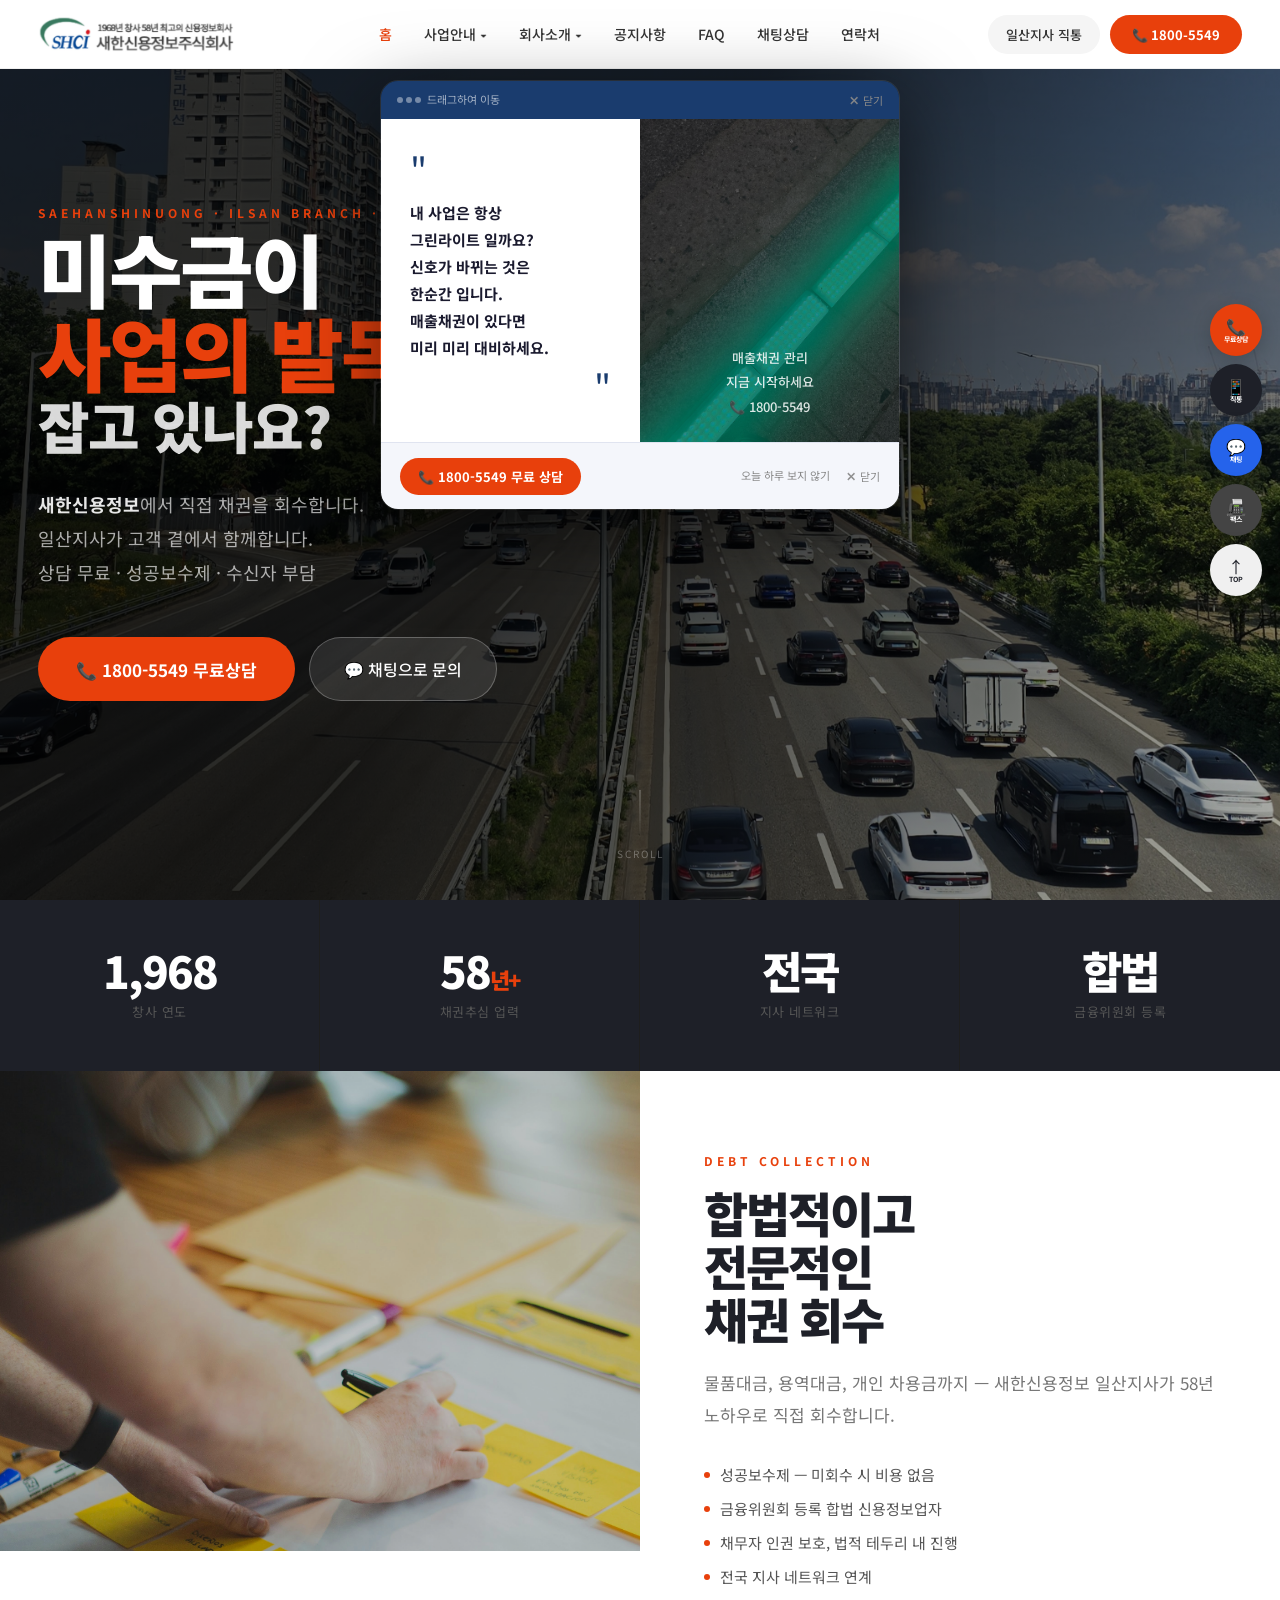
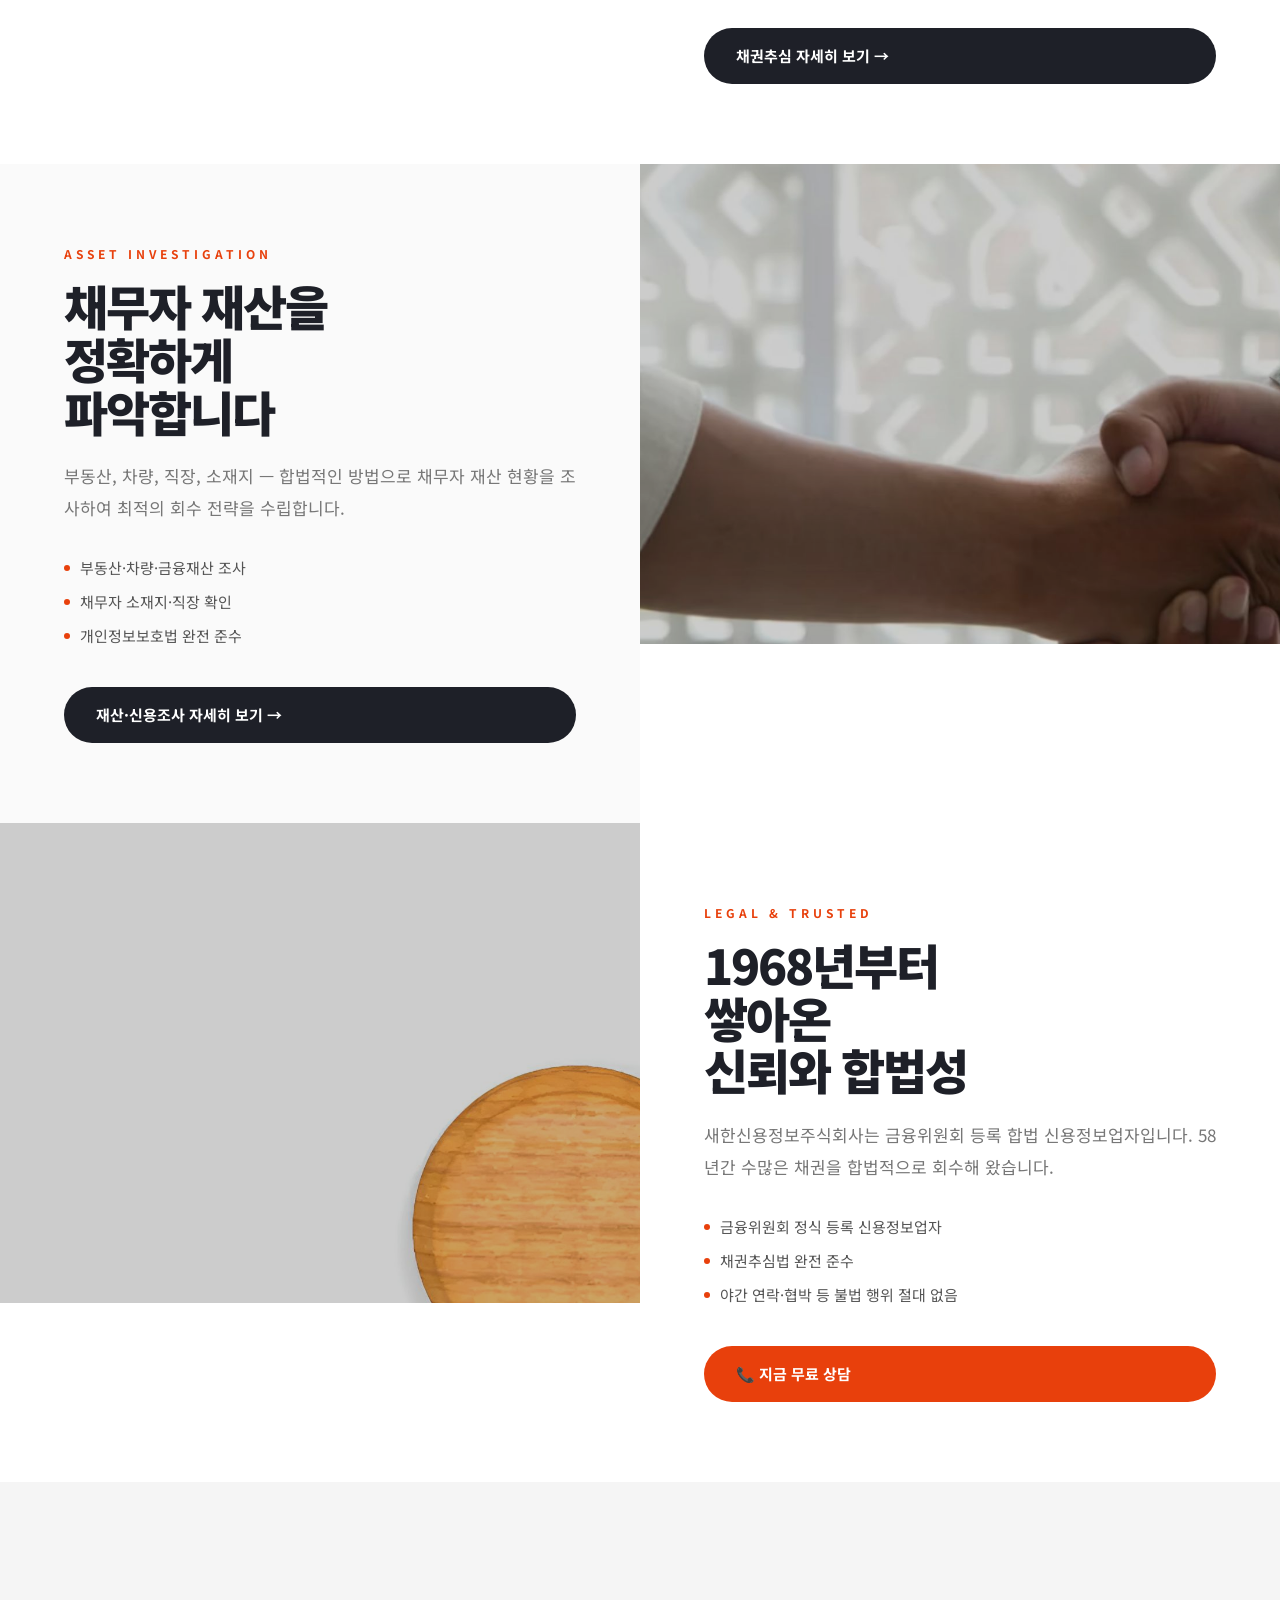
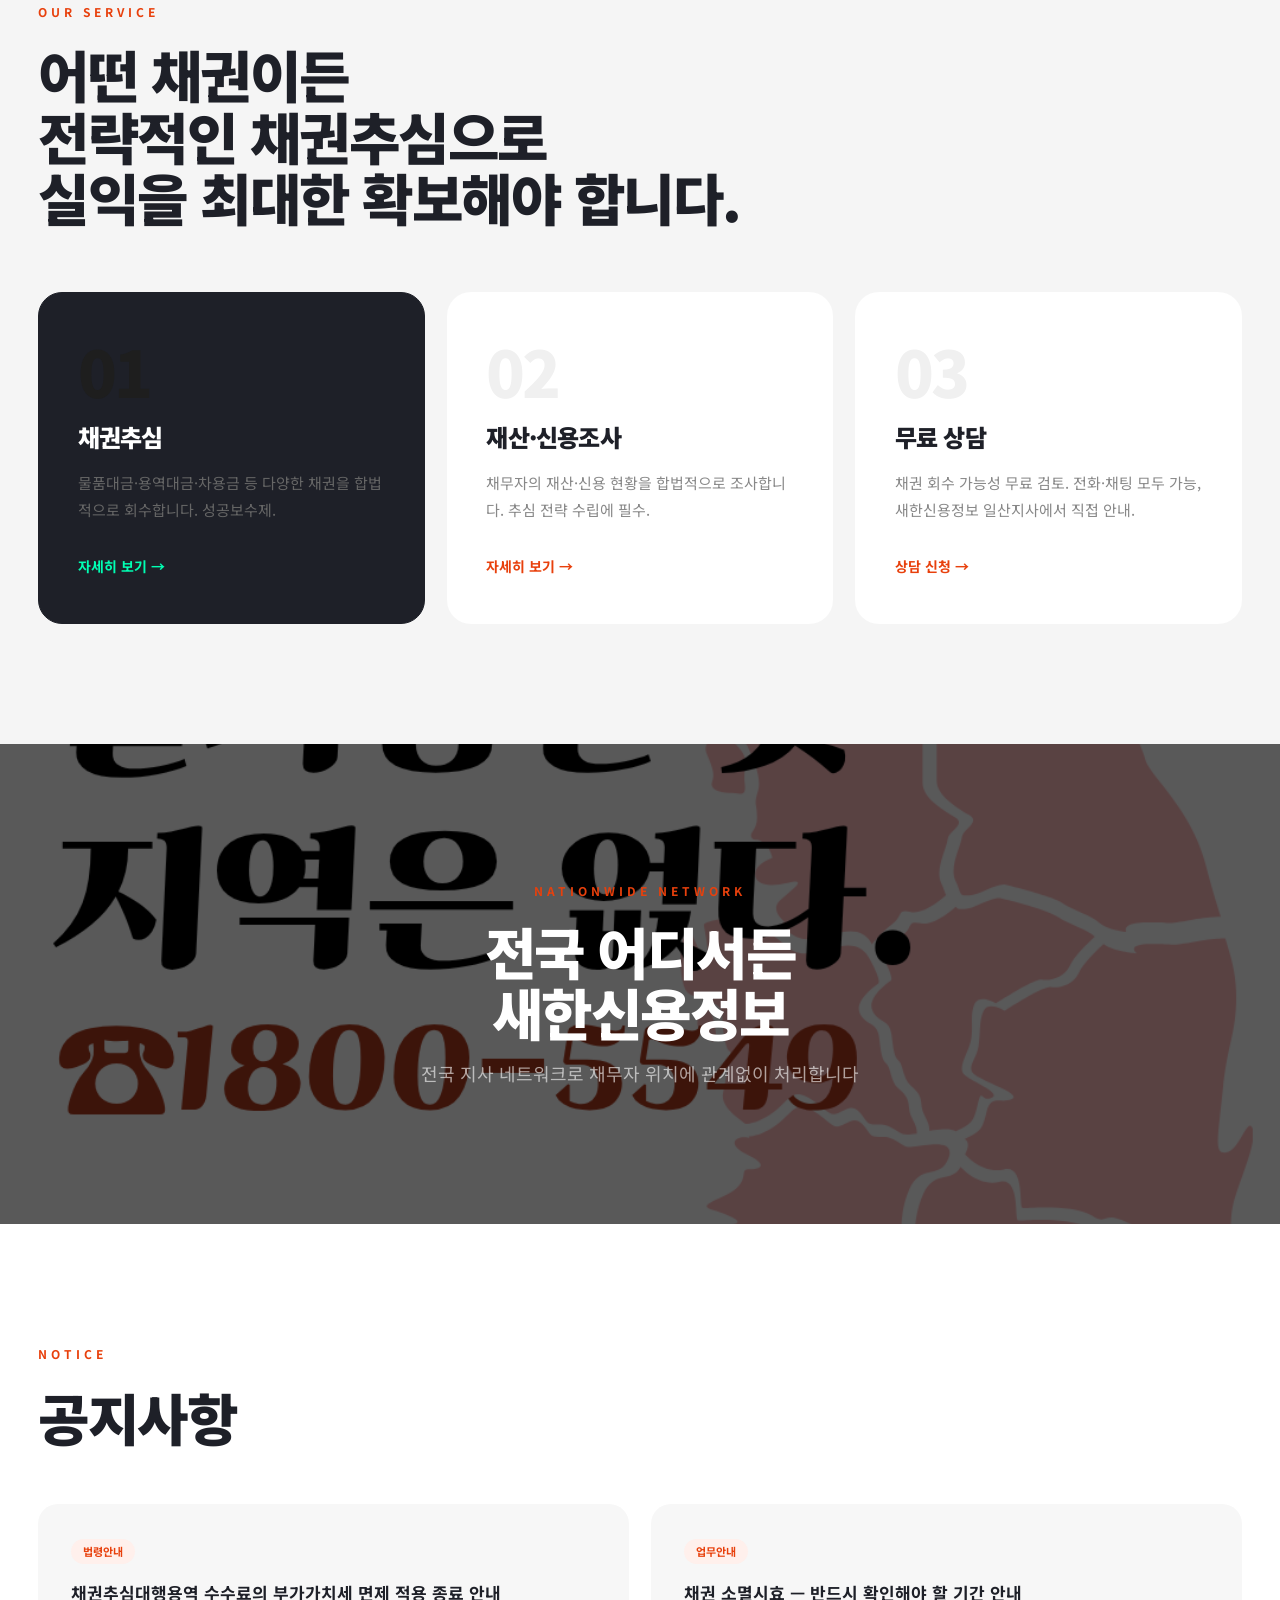
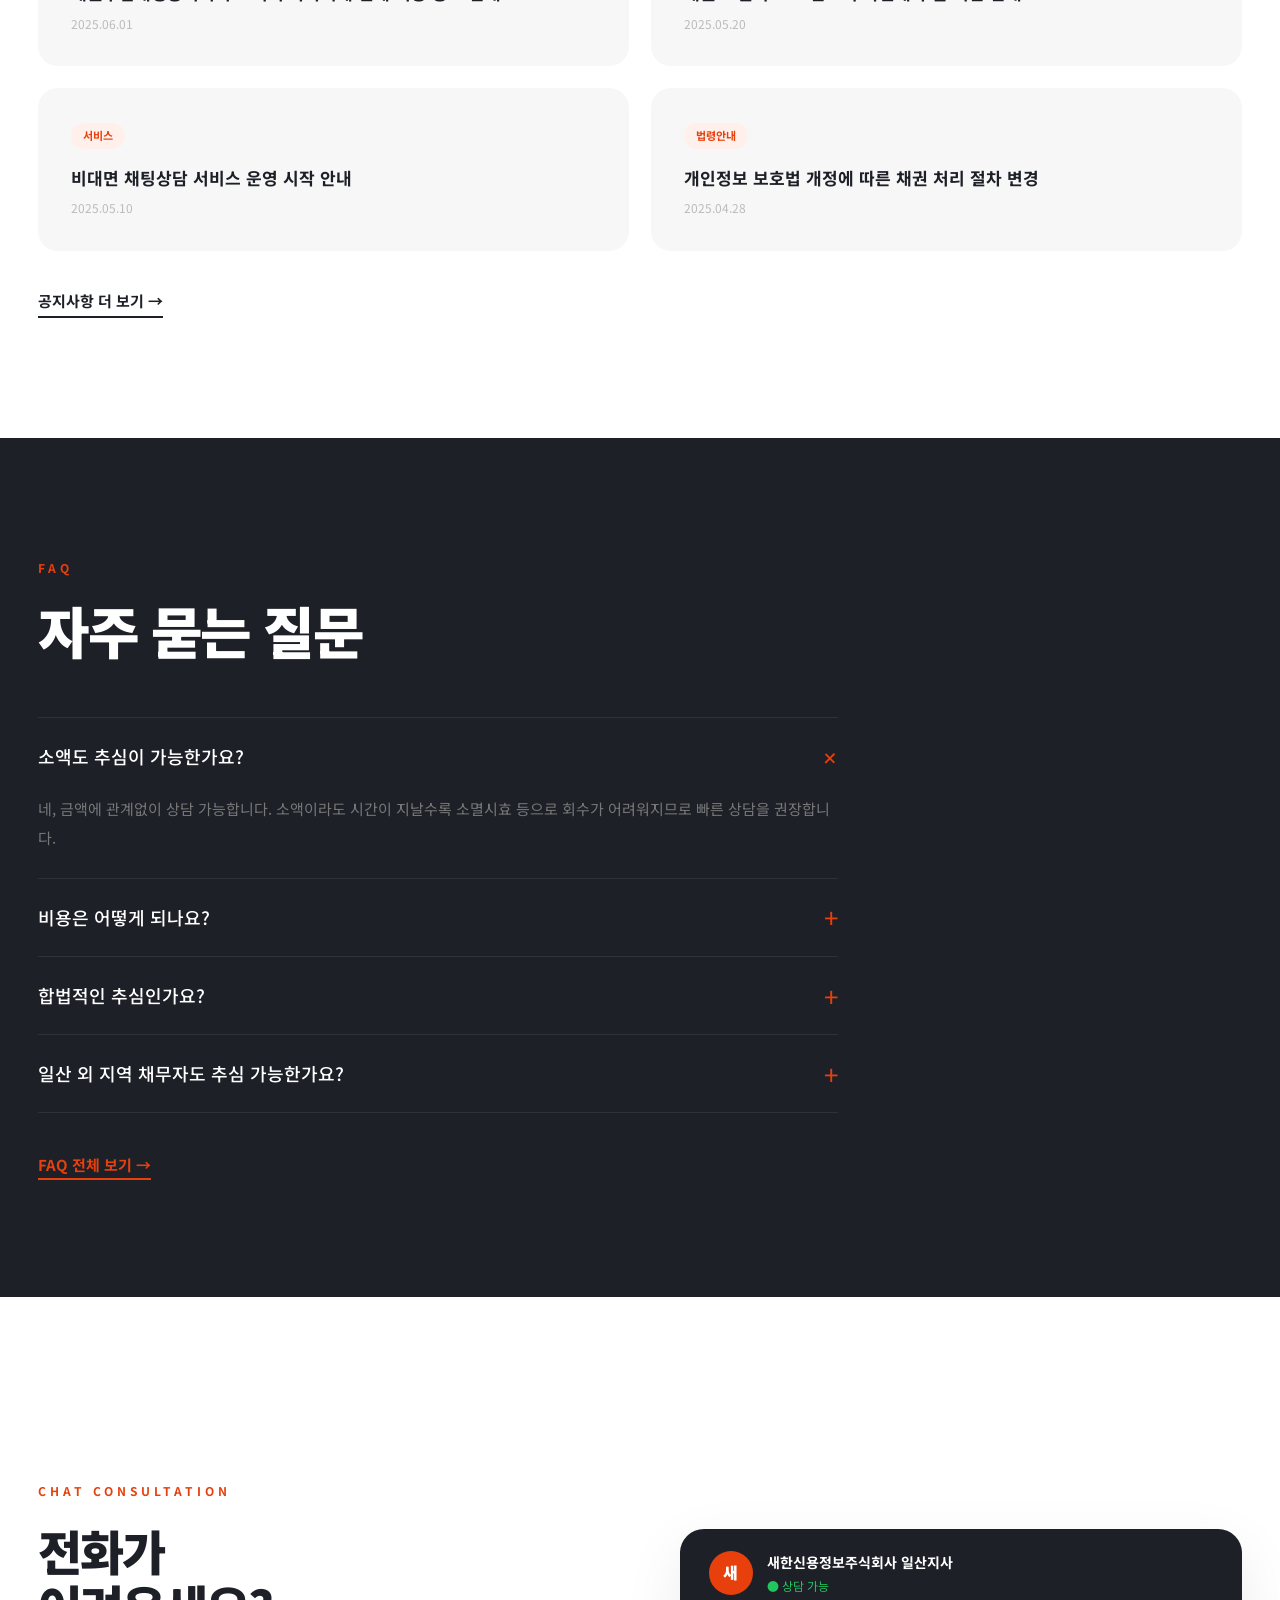
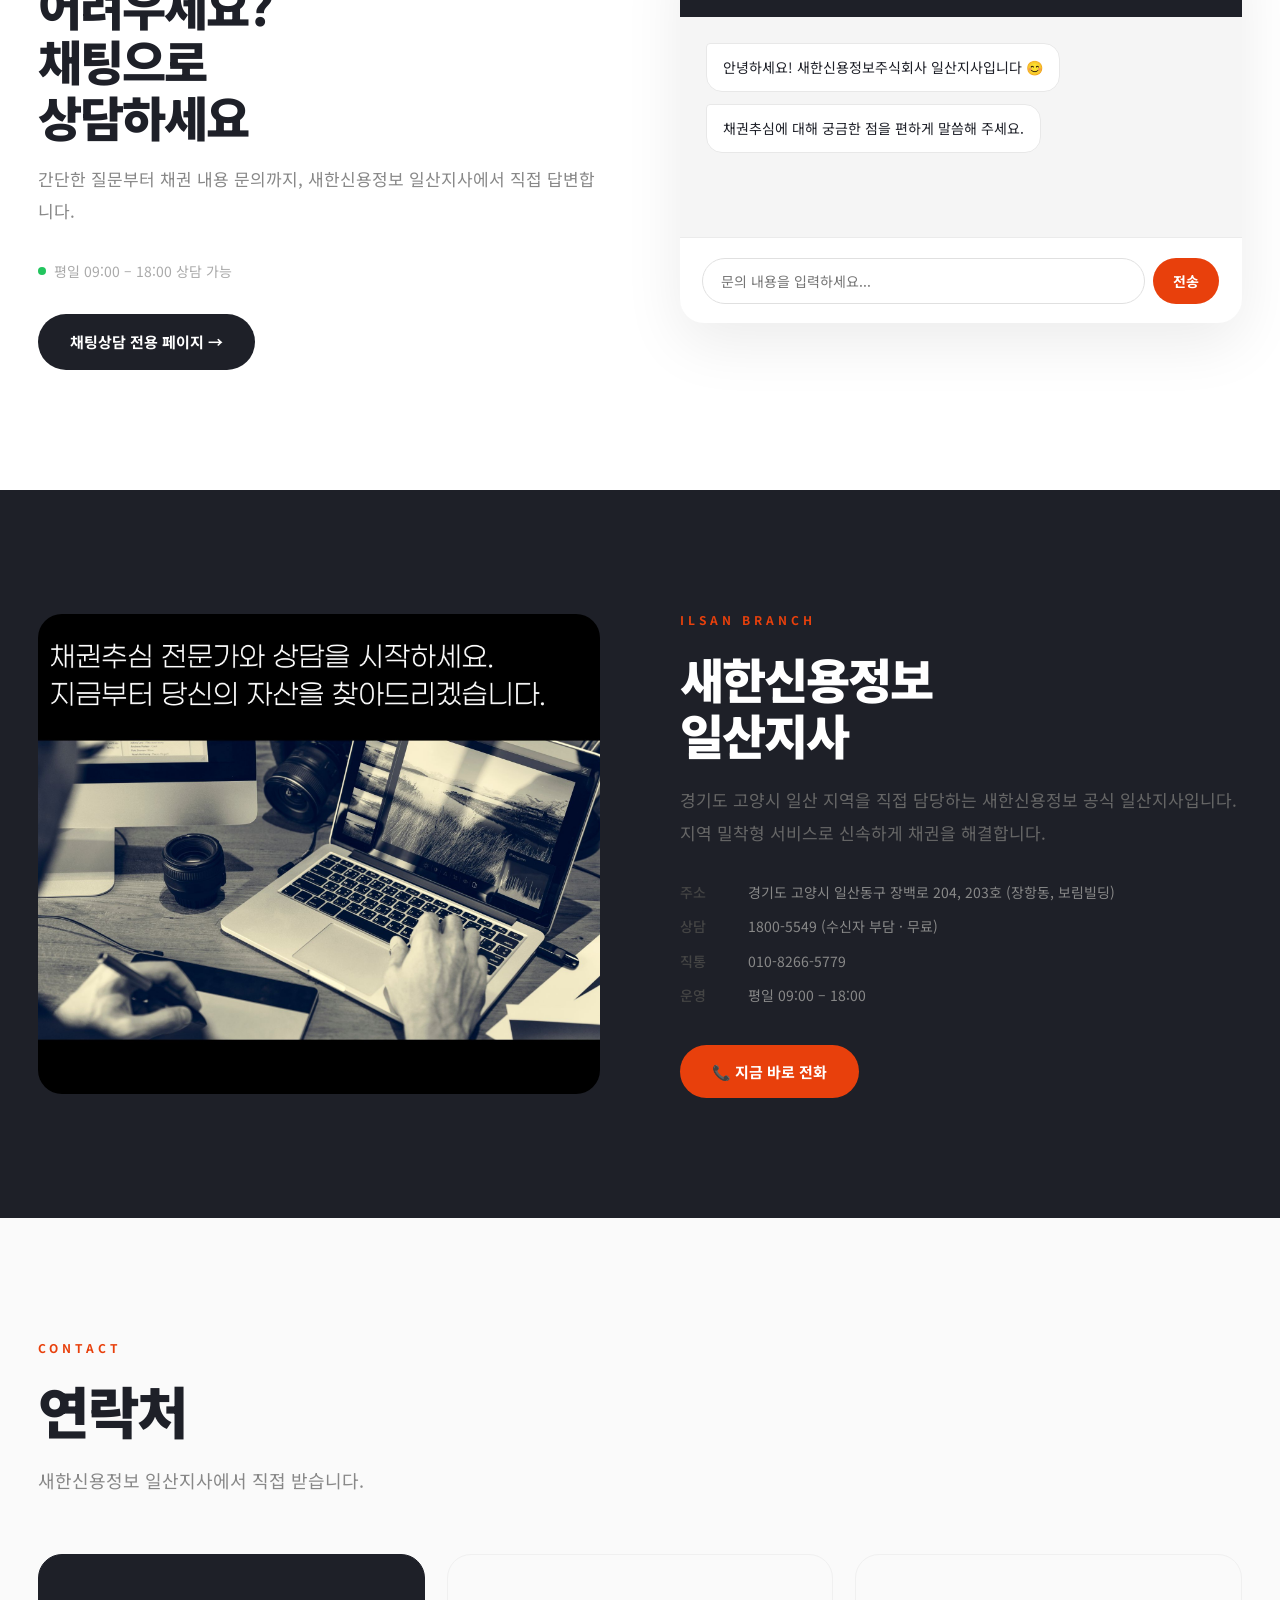
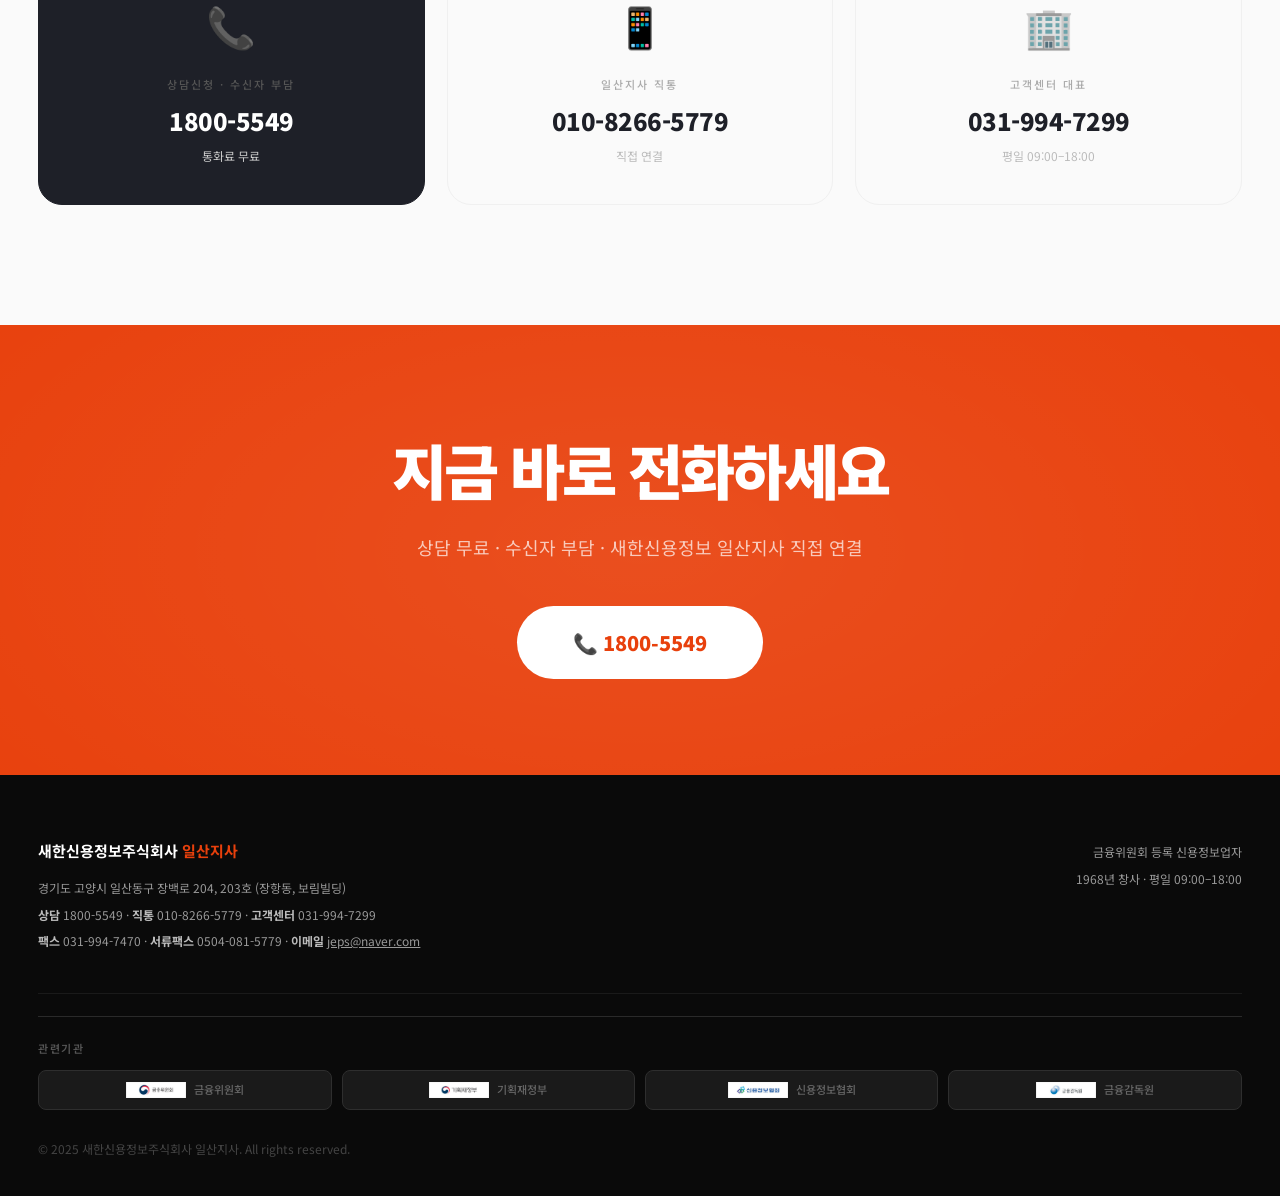
<file: index.html>
﻿<!DOCTYPE html>
<html lang="ko">
<head>
<meta charset="UTF-8">
<meta name="viewport" content="width=device-width, initial-scale=1.0">
<title>새한신용정보주식회사 일산지사 | 채권추심 전문</title>
<meta name="description" content="새한신용정보주식회사 일산지사 — 1968년 창사 58년, 합법 채권추심 전문. 일산지사 직접 상담 무료 1800-5549">
<link rel="preconnect" href="https://fonts.googleapis.com">
<link rel="stylesheet" href="https://fonts.googleapis.com/css2?family=Noto+Sans+KR:wght@300;400;500;700;900&display=swap">
<style>
*{margin:0;padding:0;box-sizing:border-box;}
html{scroll-behavior:smooth;}
body{font-family:'Noto Sans KR',sans-serif;background:#fff;color:#1e2028;line-height:1.6;overflow-x:hidden;}

/* ── POPUP ── */
#popup{
  position:fixed;top:80px;left:50%;transform:translateX(-50%);
  z-index:1000;width:520px;max-width:92vw;
  border-radius:18px;overflow:hidden;
  box-shadow:0 24px 80px rgba(0,0,0,0.55);
  border:1px solid rgba(255,255,255,0.08);
}
.popup-drag-handle{
  background:#1a3c6e;padding:10px 16px;
  display:flex;align-items:center;justify-content:space-between;
  cursor:move;user-select:none;
}
.popup-drag-label{font-size:11px;color:rgba(255,255,255,0.6);display:flex;align-items:center;gap:6px;}
.popup-drag-dots{display:flex;gap:3px;}
.popup-drag-dots span{width:6px;height:6px;background:rgba(255,255,255,0.4);border-radius:50%;display:block;}
.popup-body{display:grid;grid-template-columns:1fr 1fr;}
.popup-left{background:#fff;padding:2.2rem 1.8rem;display:flex;flex-direction:column;justify-content:space-between;}
.popup-quote{font-size:36px;color:#1a3c6e;line-height:1;}
.popup-text{font-size:15px;font-weight:700;color:#1a1a2e;line-height:1.8;flex:1;padding:0.6rem 0;}
.popup-right{background:linear-gradient(135deg,#0a0a0a,#0d2e1e,#003d25);display:flex;align-items:center;justify-content:center;position:relative;overflow:hidden;min-height:200px;}
.neon-line{position:absolute;width:200%;height:5px;background:linear-gradient(90deg,transparent,#00ffb3,#00e5a0,transparent);border-radius:4px;transform:rotate(-35deg);box-shadow:0 0 30px #00e5a0;}
.neon-line2{position:absolute;width:200%;height:3px;background:linear-gradient(90deg,transparent,#00c896,transparent);border-radius:4px;transform:rotate(-35deg) translateY(-40px);opacity:0.4;}
.popup-right-label{font-size:13px;color:rgba(255,255,255,0.7);text-align:center;z-index:2;line-height:1.8;font-weight:600;}
.popup-bottom{background:#f4f6fb;padding:0.9rem 1.2rem;display:flex;align-items:center;justify-content:space-between;gap:1rem;flex-wrap:wrap;border-top:1px solid #e0e4f0;}
.popup-cta{background:#e8400c;color:#fff;font-size:13px;font-weight:700;font-family:'Noto Sans KR',sans-serif;padding:9px 18px;border-radius:50px;border:none;cursor:pointer;}
.popup-close-row{display:flex;align-items:center;gap:1rem;}
.popup-today{font-size:11px;color:#888;cursor:pointer;}
.popup-close-btn{font-size:11px;color:#888;cursor:pointer;background:none;border:none;font-family:'Noto Sans KR',sans-serif;}

/* ── NAV ── */
nav{position:fixed;top:0;left:0;right:0;background:#ffffff;border-bottom:1px solid #f0f0f0;z-index:500;transition:background 0.3s;}
nav.scrolled{background:#ffffff;}
.nav-inner{max-width:1280px;margin:0 auto;padding:0 2.4rem;height:68px;display:flex;align-items:center;justify-content:space-between;}
.nav-logo{display:flex;align-items:center;text-decoration:none;flex-shrink:0;}
.nav-links{display:flex;gap:0;list-style:none;margin-left:2rem;}
.nav-links>li{position:relative;}
.nav-links>li>a{font-size:14px;color:#333;text-decoration:none;font-weight:500;padding:0.5rem 1rem;display:block;border-radius:8px;transition:all 0.15s;white-space:nowrap;}
.nav-links>li>a:hover,.nav-links>li>a.active{color:#e8400c;}
.dropdown{position:absolute;top:calc(100% + 6px);left:50%;transform:translateX(-50%);background:#fff;border:1px solid #eee;border-radius:14px;box-shadow:0 12px 40px rgba(0,0,0,0.1);min-width:150px;padding:0.5rem 0;display:none;z-index:600;}
.nav-links>li:hover .dropdown{display:block;}
.dropdown a{display:block;padding:0.6rem 1.2rem;font-size:13px;color:#555;text-decoration:none;transition:all 0.12s;}
.dropdown a:hover{color:#e8400c;}
.nav-actions{display:flex;align-items:center;gap:10px;flex-shrink:0;}
.nav-call-btn{background:#e8400c;color:#fff;font-size:13px;font-weight:700;font-family:'Noto Sans KR',sans-serif;padding:10px 22px;border-radius:24px;border:none;cursor:pointer;transition:all 0.2s;white-space:nowrap;}
.nav-call-btn:hover{background:#c73208;transform:translateY(-1px);}
.nav-sub-btn{background:#f5f5f5;color:#333;font-size:13px;font-weight:500;font-family:'Noto Sans KR',sans-serif;padding:10px 18px;border-radius:24px;border:none;cursor:pointer;white-space:nowrap;}
.nav-sub-btn:hover{background:#ebebeb;}

/* ── HERO ── */
.hero{height:100vh;min-height:700px;position:relative;overflow:hidden;display:flex;align-items:center;}
.hero-bg{position:absolute;inset:0;background-image:url('images/hero-bg.jpg');background-size:cover;background-position:center;transform:scale(1.08);transition:transform 8s ease-out;}
.hero-bg.loaded{transform:scale(1);}
.hero-overlay{position:absolute;inset:0;background:linear-gradient(120deg,rgba(0,0,0,0.82) 45%,rgba(0,0,0,0.3) 100%);}
.hero-content{position:relative;z-index:2;max-width:1280px;margin:0 auto;padding:0 2.4rem;width:100%;}
.hero-eyebrow{font-size:12px;font-weight:700;color:#e8400c;letter-spacing:4px;margin-bottom:2rem;opacity:0;transform:translateY(20px);animation:fadeUp 0.7s 0.3s forwards;}
.hero-title{font-size:80px;font-weight:900;color:#fff;line-height:1.05;letter-spacing:-3px;margin-bottom:2rem;opacity:0;transform:translateY(30px);animation:fadeUp 0.8s 0.5s forwards;}
.hero-title .line2{display:block;color:#e8400c;}
.hero-title .line3{display:block;font-size:56px;color:rgba(255,255,255,0.85);letter-spacing:-2px;margin-top:0.2rem;}
.hero-desc{font-size:18px;color:rgba(255,255,255,0.65);line-height:1.9;margin-bottom:3rem;max-width:520px;opacity:0;transform:translateY(20px);animation:fadeUp 0.8s 0.8s forwards;}
.hero-desc strong{color:rgba(255,255,255,0.9);}
.hero-btns{display:flex;gap:14px;flex-wrap:wrap;opacity:0;transform:translateY(20px);animation:fadeUp 0.8s 1s forwards;}
.btn-hero-main{background:#e8400c;color:#fff;font-size:17px;font-weight:700;font-family:'Noto Sans KR',sans-serif;padding:19px 38px;border-radius:50px;border:none;cursor:pointer;transition:all 0.25s;white-space:nowrap;}
.btn-hero-main:hover{background:#c73208;transform:translateY(-2px);box-shadow:0 12px 32px rgba(232,64,12,0.4);}
.btn-hero-sub{background:rgba(255,255,255,0.1);color:#fff;font-size:16px;font-weight:500;font-family:'Noto Sans KR',sans-serif;padding:19px 34px;border-radius:50px;border:1.5px solid rgba(255,255,255,0.25);cursor:pointer;transition:all 0.25s;white-space:nowrap;backdrop-filter:blur(8px);}
.btn-hero-sub:hover{background:rgba(255,255,255,0.18);}
.hero-scroll-hint{position:absolute;bottom:2.4rem;left:50%;transform:translateX(-50%);display:flex;flex-direction:column;align-items:center;gap:8px;color:rgba(255,255,255,0.3);font-size:10px;letter-spacing:2px;z-index:2;animation:bounce 2s infinite;}
.hero-scroll-line{width:1px;height:48px;background:linear-gradient(to bottom,rgba(255,255,255,0.4),transparent);}

/* ── STATS ── */
.stats{display:grid;grid-template-columns:repeat(4,1fr);background:#1e2028;}
.stat-item{padding:3rem 2rem;text-align:center;border-right:1px solid #1e1e1e;position:relative;overflow:hidden;cursor:default;}
.stat-item::after{content:'';position:absolute;bottom:0;left:0;right:0;height:3px;background:#e8400c;transform:scaleX(0);transition:transform 0.3s;}
.stat-item:hover::after{transform:scaleX(1);}
.stat-item:last-child{border-right:none;}
.stat-val{font-size:44px;font-weight:900;color:#fff;letter-spacing:-2px;line-height:1;}
.stat-val em{font-size:22px;color:#e8400c;font-style:normal;}
.stat-label{font-size:13px;color:#555;margin-top:10px;letter-spacing:0.5px;}

/* ── REVEAL 애니메이션 ── */
.reveal{opacity:0;transform:translateY(50px);transition:opacity 0.8s cubic-bezier(0.16,1,0.3,1),transform 0.8s cubic-bezier(0.16,1,0.3,1);}
.reveal.visible{opacity:1;transform:translateY(0);}
.reveal-left{opacity:0;transform:translateX(-60px);transition:opacity 0.8s cubic-bezier(0.16,1,0.3,1),transform 0.8s cubic-bezier(0.16,1,0.3,1);}
.reveal-left.visible{opacity:1;transform:translateX(0);}
.reveal-right{opacity:0;transform:translateX(60px);transition:opacity 0.8s cubic-bezier(0.16,1,0.3,1),transform 0.8s cubic-bezier(0.16,1,0.3,1);}
.reveal-right.visible{opacity:1;transform:translateX(0);}
.delay-1{transition-delay:0.1s;}
.delay-2{transition-delay:0.2s;}
.delay-3{transition-delay:0.3s;}
.delay-4{transition-delay:0.4s;}

/* ── SECTION 공통 ── */
.section{padding:120px 2.4rem;}
.sec-inner{max-width:1280px;margin:0 auto;}
.sec-eyebrow{font-size:12px;font-weight:700;color:#e8400c;letter-spacing:4px;margin-bottom:1.4rem;display:block;}
.sec-title{font-size:56px;font-weight:900;color:#1e2028;letter-spacing:-2.5px;line-height:1.1;margin-bottom:1.4rem;}
.sec-title-white{color:#fff;}
.sec-desc{font-size:18px;color:#888;line-height:1.9;max-width:560px;}
.sec-desc-dark{color:#555;}

/* ── FEATURE 섹션 (이미지+텍스트 2단) ── */
.feature-section{padding:0;}
.feature-block{display:grid;grid-template-columns:1fr 1fr;}
.feature-block.reverse{direction:rtl;}
.feature-block.reverse>*{direction:ltr;}
.feature-img{position:relative;overflow:hidden;aspect-ratio:4/3;}
.feature-img img{width:130%;height:130%;object-fit:cover;object-position:center;display:block;animation:kenburns 10s ease-in-out infinite alternate;}
.feature-img.alt img{animation-name:kenburns-alt;}
.feature-img-overlay{position:absolute;inset:0;background:rgba(0,0,0,0.2);}

@keyframes kenburns{
  0%  {transform:translate(-10%, -10%) scale(1);}
  100%{transform:translate(10%,  10%) scale(1.08);}
}
@keyframes kenburns-alt{
  0%  {transform:translate(10%, -10%) scale(1.08);}
  100%{transform:translate(-10%,  10%) scale(1);}
}
.feature-copy{padding:80px 64px;display:flex;flex-direction:column;justify-content:center;background:#fff;}
.feature-block:nth-child(even) .feature-copy{background:#fafafa;}
.feature-copy .sec-eyebrow{margin-bottom:1rem;}
.feature-copy .big-title{font-size:48px;font-weight:900;color:#1e2028;letter-spacing:-2px;line-height:1.1;margin-bottom:1.4rem;}
.feature-copy p{font-size:17px;color:#777;line-height:1.9;margin-bottom:2rem;}
.feature-copy .feature-points{list-style:none;display:flex;flex-direction:column;gap:10px;margin-bottom:2.4rem;}
.feature-copy .feature-points li{font-size:15px;color:#555;display:flex;align-items:center;gap:10px;}
.feature-copy .feature-points li::before{content:'';width:6px;height:6px;background:#e8400c;border-radius:50%;flex-shrink:0;}
.btn-dark{display:inline-block;background:#1e2028;color:#fff;font-size:15px;font-weight:700;font-family:'Noto Sans KR',sans-serif;padding:16px 32px;border-radius:50px;border:none;cursor:pointer;transition:all 0.2s;text-decoration:none;}
.btn-dark:hover{background:#333;transform:translateY(-1px);}
.btn-red{display:inline-block;background:#e8400c;color:#fff;font-size:15px;font-weight:700;font-family:'Noto Sans KR',sans-serif;padding:16px 32px;border-radius:50px;border:none;cursor:pointer;transition:all 0.2s;text-decoration:none;}
.btn-red:hover{background:#c73208;transform:translateY(-1px);}

/* ── 서비스 그리드 ── */
.service-section{background:#f5f5f5;}
.service-grid{display:grid;grid-template-columns:repeat(3,1fr);gap:1.4rem;margin-top:4rem;}
.svc-card{border-radius:24px;padding:2.8rem 2.4rem;background:#fff;border:1.5px solid transparent;transition:all 0.3s;cursor:pointer;position:relative;overflow:hidden;}
.svc-card:hover{border-color:#e8400c;transform:translateY(-6px);box-shadow:0 20px 50px rgba(0,0,0,0.1);}
.svc-card.featured{background:#1e2028;border-color:#1e2028;}
.svc-card.featured:hover{box-shadow:0 20px 50px rgba(0,0,0,0.35);}
.svc-num{font-size:64px;font-weight:900;color:#f0f0f0;line-height:1;margin-bottom:1rem;letter-spacing:-3px;}
.svc-card.featured .svc-num{color:#1e1e1e;}
.svc-title{font-size:24px;font-weight:900;color:#1e2028;letter-spacing:-0.8px;margin-bottom:0.8rem;}
.svc-card.featured .svc-title{color:#fff;}
.svc-desc{font-size:15px;color:#888;line-height:1.8;}
.svc-card.featured .svc-desc{color:#666;}
.svc-arrow{display:inline-flex;align-items:center;gap:6px;font-size:14px;font-weight:700;color:#e8400c;margin-top:2rem;}
.svc-card.featured .svc-arrow{color:#00ffb3;}

/* ── 공지 ── */
.notice-grid{display:grid;grid-template-columns:1fr 1fr;gap:1.4rem;margin-top:3.5rem;}
.notice-card{background:#f7f7f7;border-radius:20px;padding:2rem;border:1.5px solid transparent;cursor:pointer;transition:all 0.25s;}
.notice-card:hover{background:#fff;border-color:#ddd;transform:translateY(-3px);box-shadow:0 10px 30px rgba(0,0,0,0.07);}
.nc-tag{display:inline-block;font-size:11px;font-weight:700;color:#e8400c;background:#fff0ec;padding:4px 12px;border-radius:20px;margin-bottom:1rem;}
.nc-title{font-size:17px;font-weight:700;color:#1e2028;margin-bottom:8px;line-height:1.5;}
.nc-date{font-size:12px;color:#bbb;}
.notice-more{display:inline-flex;align-items:center;gap:8px;margin-top:2.4rem;font-size:15px;font-weight:700;color:#1e2028;text-decoration:none;border-bottom:2px solid #1e2028;padding-bottom:3px;transition:gap 0.2s;}
.notice-more:hover{gap:14px;}

/* ── FAQ ── */
.faq-wrap{margin-top:3.5rem;max-width:800px;}
.faq-item{border-top:1px solid rgba(255,255,255,0.08);}
.faq-item:last-child{border-bottom:1px solid rgba(255,255,255,0.08);}
.faq-q{display:flex;justify-content:space-between;align-items:center;gap:1rem;padding:1.6rem 0;cursor:pointer;}
.faq-q-txt{font-size:18px;font-weight:500;color:#fff;line-height:1.4;}
.faq-toggle{font-size:26px;color:#e8400c;transition:transform 0.25s;flex-shrink:0;line-height:1;}
.faq-a{font-size:15px;color:#777;line-height:1.9;padding-bottom:1.6rem;display:none;}
.faq-item.open .faq-a{display:block;}
.faq-item.open .faq-toggle{transform:rotate(45deg);}

/* ── CHAT ── */
.chat-wrap{display:grid;grid-template-columns:1fr 1fr;gap:5rem;align-items:center;margin-top:4rem;}
.chat-copy .big-title{font-size:48px;font-weight:900;color:#1e2028;letter-spacing:-2px;line-height:1.15;margin-bottom:1.2rem;}
.chat-copy p{font-size:17px;color:#888;line-height:1.9;margin-bottom:2rem;}
.chat-hours{font-size:14px;color:#aaa;display:flex;align-items:center;gap:8px;margin-bottom:2rem;}
.chat-hours::before{content:'';width:8px;height:8px;background:#22c55e;border-radius:50%;display:inline-block;flex-shrink:0;}
.chat-widget{background:#f5f5f5;border-radius:24px;overflow:hidden;box-shadow:0 20px 60px rgba(0,0,0,0.08);}
.cw-header{background:#1e2028;padding:1.4rem 1.8rem;display:flex;align-items:center;gap:14px;}
.cw-av{width:44px;height:44px;background:#e8400c;border-radius:50%;display:flex;align-items:center;justify-content:center;font-size:16px;font-weight:900;color:#fff;flex-shrink:0;}
.cw-name{font-size:14px;font-weight:700;color:#fff;}
.cw-status{font-size:12px;color:#22c55e;margin-top:2px;}
.cw-msgs{padding:1.6rem;display:flex;flex-direction:column;gap:12px;min-height:220px;max-height:260px;overflow-y:auto;}
.cw-msg{max-width:80%;padding:12px 16px;border-radius:16px;font-size:14px;line-height:1.65;}
.cw-msg.bot{background:#fff;color:#1e2028;border-radius:4px 16px 16px 16px;align-self:flex-start;border:1px solid #e8e8e8;}
.cw-msg.user{background:#1e2028;color:#fff;border-radius:16px 4px 16px 16px;align-self:flex-end;}
.cw-input-row{padding:1.2rem 1.4rem;border-top:1px solid #ebebeb;display:flex;gap:8px;background:#fff;}
.cw-input{flex:1;padding:12px 18px;border:1.5px solid #e0e0e0;border-radius:50px;font-size:14px;font-family:'Noto Sans KR',sans-serif;outline:none;}
.cw-input:focus{border-color:#1e2028;}
.cw-send{background:#e8400c;color:#fff;border:none;border-radius:50px;padding:12px 20px;font-size:14px;font-weight:700;font-family:'Noto Sans KR',sans-serif;cursor:pointer;transition:background 0.2s;}
.cw-send:hover{background:#c73208;}

/* ── CONTACT ── */
.contact-grid{display:grid;grid-template-columns:repeat(3,1fr);gap:1.4rem;margin-top:3.5rem;}
.cc-card{border-radius:24px;padding:2.4rem 2rem;border:1.5px solid #f0f0f0;transition:all 0.25s;text-align:center;cursor:pointer;}
.cc-card:hover{border-color:#1e2028;transform:translateY(-4px);box-shadow:0 16px 40px rgba(0,0,0,0.08);}
.cc-card.pri{background:#1e2028;border-color:#1e2028;}
.cc-card.pri:hover{box-shadow:0 16px 40px rgba(0,0,0,0.25);}
.cc-ico{font-size:40px;margin-bottom:1.2rem;}
.cc-lbl{font-size:11px;font-weight:500;color:#aaa;letter-spacing:2px;margin-bottom:8px;}
.cc-val{font-size:24px;font-weight:900;color:#1e2028;letter-spacing:-0.5px;}
.cc-card.pri .cc-lbl{color:#555;}
.cc-card.pri .cc-val{color:#fff;}
.cc-note{font-size:12px;color:#ccc;margin-top:6px;}
.cc-card:not(.pri) .cc-note{color:#bbb;}

/* ── CTA STRIP ── */
.cta-strip{background:#e8400c;padding:6rem 2.4rem;text-align:center;position:relative;overflow:hidden;}
.cta-strip::before{content:'';position:absolute;top:-50%;left:-20%;width:140%;height:200%;background:radial-gradient(ellipse at center,rgba(255,255,255,0.08) 0%,transparent 70%);}
.cta-strip h2{font-size:60px;font-weight:900;color:#fff;letter-spacing:-3px;margin-bottom:1rem;position:relative;}
.cta-strip p{font-size:18px;color:rgba(255,255,255,0.7);margin-bottom:2.8rem;position:relative;}
.btn-white{background:#fff;color:#e8400c;font-size:20px;font-weight:900;font-family:'Noto Sans KR',sans-serif;padding:22px 56px;border-radius:50px;border:none;cursor:pointer;transition:all 0.25s;position:relative;}
.btn-white:hover{transform:translateY(-3px);box-shadow:0 16px 40px rgba(0,0,0,0.2);}

/* ── OFFICE 섹션 ── */
.office-section{background:#1e2028;padding:120px 2.4rem;}
.office-inner{max-width:1280px;margin:0 auto;display:grid;grid-template-columns:1fr 1fr;gap:5rem;align-items:center;}
.office-img{border-radius:24px;overflow:hidden;position:relative;}
.office-img img{width:100%;height:480px;object-fit:cover;display:block;}
.office-copy .sec-eyebrow{color:#e8400c;}
.office-copy .big-title{font-size:48px;font-weight:900;color:#fff;letter-spacing:-2px;line-height:1.15;margin-bottom:1.4rem;}
.office-copy p{font-size:17px;color:#666;line-height:1.9;margin-bottom:2rem;}
.office-info{display:flex;flex-direction:column;gap:12px;margin-bottom:2.4rem;}
.office-info-row{display:flex;gap:12px;font-size:14px;color:#555;}
.office-info-label{color:#444;font-weight:500;flex-shrink:0;width:56px;}
.office-info-val{color:#888;}

/* ── QUICK MENU ── */
.quick-menu{position:fixed;right:18px;top:50%;transform:translateY(-50%);z-index:400;display:flex;flex-direction:column;gap:8px;}
.quick-btn{width:52px;height:52px;border-radius:50%;border:none;cursor:pointer;display:flex;flex-direction:column;align-items:center;justify-content:center;gap:2px;box-shadow:0 4px 18px rgba(0,0,0,0.18);transition:all 0.2s;font-family:'Noto Sans KR',sans-serif;}
.quick-btn:hover{transform:scale(1.12);}
.q-icon{font-size:16px;line-height:1;}
.q-label{font-size:7px;font-weight:700;line-height:1;}
.qb-call{background:#e8400c;color:#fff;}
.qb-direct{background:#1e2028;color:#fff;}
.qb-chat{background:#2563eb;color:#fff;}
.qb-fax{background:#444;color:#fff;}
.qb-top{background:#f0f0f0;color:#1e2028;}

/* ── FOOTER ── */
footer{background:#0a0a0a;padding:4rem 2.4rem 2.4rem;}
.footer-inner{max-width:1280px;margin:0 auto;}
.footer-top{display:flex;justify-content:space-between;flex-wrap:wrap;gap:2rem;padding-bottom:2.4rem;border-bottom:1px solid #1a1a1a;align-items:flex-start;}
.footer-brand{font-size:15px;font-weight:700;color:#fff;margin-bottom:12px;}
.footer-brand span{color:#e8400c;}
.footer-info{font-size:12px;color:#999;line-height:2.2;}
.footer-info strong{color:#bbb;}
.footer-copy{font-size:12px;color:#444;margin-top:1.8rem;}
.footer-orgs{width:100%;padding-top:1.4rem;margin-top:1.4rem;border-top:1px solid #2a2a2a;}
.footer-orgs-title{font-size:11px;font-weight:600;color:#555;letter-spacing:1.5px;margin-bottom:0.8rem;}
.footer-org-list{display:grid;grid-template-columns:repeat(4,1fr);gap:0.6rem;}
.footer-org-link{display:flex;align-items:center;justify-content:center;gap:8px;padding:10px 8px;background:#1a1a1a;border:1px solid #2e2e2e;border-radius:8px;text-decoration:none;transition:all 0.2s;overflow:hidden;}
.footer-org-link:hover{background:#222;border-color:#555;}
.footer-org-link img{width:auto;height:18px;max-width:60px;max-height:18px;object-fit:contain;display:block;flex-shrink:0;}
.footer-org-link span{font-size:11px;color:#666;font-weight:500;white-space:nowrap;}
.footer-org-link:hover span{color:#999;}

/* ── KEYFRAMES ── */
@keyframes fadeUp{to{opacity:1;transform:translateY(0);}}
@keyframes bounce{0%,100%{transform:translateX(-50%) translateY(0);}50%{transform:translateX(-50%) translateY(-8px);}}
@keyframes neonFlow{0%{opacity:0.6;}50%{opacity:1;}100%{opacity:0.6;}}
@keyframes neonMove{0%{transform:rotate(-35deg) translateX(-5%);}100%{transform:rotate(-35deg) translateX(5%);}}

/* ── RESPONSIVE ── */
@media(max-width:1024px){
  .hero-title{font-size:56px;}
  .sec-title{font-size:42px;}
  .feature-block{grid-template-columns:1fr;}
  .feature-block.reverse{direction:ltr;}
  .feature-img{aspect-ratio:16/9;}
  .feature-copy{padding:56px 40px;}
  .feature-copy .big-title{font-size:36px;}
  .office-inner{grid-template-columns:1fr;}
  .office-img img{height:320px;}
}
@media(max-width:768px){
  .hero-title{font-size:38px;letter-spacing:-1.5px;}
  .hero-title .line3{font-size:28px;}
  .hero-desc{font-size:15px;}
  .stats{grid-template-columns:repeat(2,1fr);}
  .stat-val{font-size:34px;}
  .service-grid,.notice-grid,.contact-grid{grid-template-columns:1fr;}
  .chat-wrap{grid-template-columns:1fr;}
  .sec-title{font-size:32px;letter-spacing:-1.5px;}
  .cta-strip h2{font-size:36px;letter-spacing:-2px;}
  .feature-img{aspect-ratio:3/2;}
  .feature-copy{padding:44px 28px;}
  .feature-copy .big-title{font-size:30px;}
  .nav-links{display:none;}
  .quick-menu{right:8px;}
  .office-img img{height:260px;}
  .chat-copy .big-title{font-size:34px;}
}
</style>
</head>
<body>

<!-- ══ POPUP ══ -->
<div id="popup">
  <div class="popup-drag-handle" id="popupHandle">
    <div class="popup-drag-label">
      <div class="popup-drag-dots"><span></span><span></span><span></span></div>
      드래그하여 이동
    </div>
    <button class="popup-close-btn" onclick="closePopup()">✕ 닫기</button>
  </div>
  <div class="popup-body">
    <div class="popup-left">
      <div class="popup-quote">"</div>
      <div class="popup-text">내 사업은 항상<br>그린라이트 일까요?<br>신호가 바뀌는 것은<br>한순간 입니다.<br>매출채권이 있다면<br>미리 미리 대비하세요.</div>
      <div class="popup-quote" style="text-align:right;">"</div>
    </div>
    <div class="popup-right" style="position:relative;overflow:hidden;min-height:200px;">
      <img src="images/popup-greenlight.jpg" alt="그린라이트" style="position:absolute;inset:0;width:100%;height:100%;object-fit:cover;">
      <div style="position:absolute;inset:0;background:rgba(0,0,0,0.45);display:flex;align-items:flex-end;justify-content:center;padding-bottom:1.4rem;">
        <div id="popupBannerText" style="font-size:13px;color:rgba(255,255,255,0.85);text-align:center;line-height:1.9;font-weight:500;">매출채권 관리<br>지금 시작하세요<br>📞 1800-5549</div>
      </div>
    </div>
  </div>
  <div class="popup-bottom">
    <button class="popup-cta" onclick="window.open('tel:010-8266-5779')">📞 1800-5549 무료 상담</button>
    <div class="popup-close-row">
      <span class="popup-today" onclick="closeToday()">오늘 하루 보지 않기</span>
      <button class="popup-close-btn" onclick="closePopup()">✕ 닫기</button>
    </div>
  </div>
</div>

<!-- ══ QUICK MENU ══ -->
<div class="quick-menu">
  <button class="quick-btn qb-call" onclick="window.open('tel:010-8266-5779')"><span class="q-icon">📞</span><span class="q-label">무료상담</span></button>
  <button class="quick-btn qb-direct" onclick="window.open('tel:010-8266-5779')"><span class="q-icon">📱</span><span class="q-label">직통</span></button>
  <button class="quick-btn qb-chat" onclick="document.getElementById('chat-section').scrollIntoView({behavior:'smooth'})"><span class="q-icon">💬</span><span class="q-label">채팅</span></button>
  <button class="quick-btn qb-fax" onclick="alert('서류팩스: 0504-081-5779\n고객센터팩스: 031-994-7470')"><span class="q-icon">📠</span><span class="q-label">팩스</span></button>
  <button class="quick-btn qb-top" onclick="window.scrollTo({top:0,behavior:'smooth'})"><span class="q-icon">↑</span><span class="q-label">TOP</span></button>
</div>

<!-- ══ NAV ══ -->
<nav id="mainNav">
  <div class="nav-inner">
    <a class="nav-logo" href="index.html">
      <img src="images/logo.png" alt="새한신용정보주식회사" style="height:auto;max-height:52px;width:auto;max-width:200px;object-fit:contain;display:block;">
    </a>
    <ul class="nav-links">
      <li><a href="index.html" class="active">홈</a></li>
      <li><a href="pages/collection.html">사업안내 ▾</a><div class="dropdown"><a href="pages/collection.html">채권추심</a><a href="pages/credit.html">재산·신용조사</a></div></li>
      <li><a href="pages/about.html">회사소개 ▾</a><div class="dropdown"><a href="pages/about.html">대표이사 인사말</a><a href="pages/about.html#history">회사연혁</a><a href="pages/about.html#vision">VISION</a><a href="pages/about.html#map">오시는길</a></div></li>
      <li><a href="pages/notice.html">공지사항</a></li>
      <li><a href="pages/faq.html">FAQ</a></li>
      <li><a href="pages/chat.html">채팅상담</a></li>
      <li><a href="pages/contact.html">연락처</a></li>
    </ul>
    <div class="nav-actions">
      <button class="nav-sub-btn" onclick="window.open('tel:010-8266-5779')">일산지사 직통</button>
      <button class="nav-call-btn" onclick="window.open('tel:010-8266-5779')">📞 1800-5549</button>
    </div>
  </div>
</nav>

<!-- ══ HERO ══ -->
<div class="hero" id="home">
  <div class="hero-bg" id="heroBg"></div>
  <div class="hero-overlay"></div>
  <div class="hero-content">
    <span class="hero-eyebrow">SAEHANSHINUONG · ILSAN BRANCH · EST. 1968</span>
    <h1 class="hero-title">
      미수금이<br>
      <span class="line2">사업의 발목을</span>
      <span class="line3">잡고 있나요?</span>
    </h1>
    <p class="hero-desc">
      <strong>새한신용정보</strong>에서 직접 채권을 회수합니다.<br>
      일산지사가 고객 곁에서 함께합니다.<br>
      상담 무료 · 성공보수제 · 수신자 부담
    </p>
    <div class="hero-btns">
      <button class="btn-hero-main" onclick="window.open('tel:010-8266-5779')">📞 1800-5549 무료상담</button>
      <button class="btn-hero-sub" onclick="document.getElementById('chat-section').scrollIntoView({behavior:'smooth'})">💬 채팅으로 문의</button>
    </div>
  </div>
  <div class="hero-scroll-hint">
    <div class="hero-scroll-line"></div>
    SCROLL
  </div>
</div>

<!-- ══ STATS ══ -->
<div class="stats">
  <div class="stat-item reveal delay-1"><div class="stat-val" data-target="1968">0</div><div class="stat-label">창사 연도</div></div>
  <div class="stat-item reveal delay-2"><div class="stat-val"><span data-target="58">0</span><em>년+</em></div><div class="stat-label">채권추심 업력</div></div>
  <div class="stat-item reveal delay-3"><div class="stat-val">전국</div><div class="stat-label">지사 네트워크</div></div>
  <div class="stat-item reveal delay-4"><div class="stat-val">합법</div><div class="stat-label">금융위원회 등록</div></div>
</div>

<!-- ══ FEATURE 1: 채권추심 ══ -->
<div class="feature-section">
  <div class="feature-block">
    <div class="feature-img reveal-left">
      <img src="images/section-consult.jpg" alt="채권추심 상담">
      <div class="feature-img-overlay"></div>
    </div>
    <div class="feature-copy reveal-right">
      <span class="sec-eyebrow">DEBT COLLECTION</span>
      <div class="big-title">합법적이고<br>전문적인<br>채권 회수</div>
      <p>물품대금, 용역대금, 개인 차용금까지 — 새한신용정보 일산지사가 58년 노하우로 직접 회수합니다.</p>
      <ul class="feature-points">
        <li>성공보수제 — 미회수 시 비용 없음</li>
        <li>금융위원회 등록 합법 신용정보업자</li>
        <li>채무자 인권 보호, 법적 테두리 내 진행</li>
        <li>전국 지사 네트워크 연계</li>
      </ul>
      <a class="btn-dark" href="pages/collection.html">채권추심 자세히 보기 →</a>
    </div>
  </div>

  <!-- FEATURE 2: 재산조사 -->
  <div class="feature-block reverse">
    <div class="feature-img alt reveal-right">
      <img src="images/section-docs.jpg" alt="재산·신용조사">
      <div class="feature-img-overlay"></div>
    </div>
    <div class="feature-copy reveal-left">
      <span class="sec-eyebrow">ASSET INVESTIGATION</span>
      <div class="big-title">채무자 재산을<br>정확하게<br>파악합니다</div>
      <p>부동산, 차량, 직장, 소재지 — 합법적인 방법으로 채무자 재산 현황을 조사하여 최적의 회수 전략을 수립합니다.</p>
      <ul class="feature-points">
        <li>부동산·차량·금융재산 조사</li>
        <li>채무자 소재지·직장 확인</li>
        <li>개인정보보호법 완전 준수</li>
      </ul>
      <a class="btn-dark" href="pages/credit.html">재산·신용조사 자세히 보기 →</a>
    </div>
  </div>

  <!-- FEATURE 3: 합법성 -->
  <div class="feature-block">
    <div class="feature-img reveal-left">
      <img src="images/section-legal.jpg" alt="합법 추심">
      <div class="feature-img-overlay"></div>
    </div>
    <div class="feature-copy reveal-right">
      <span class="sec-eyebrow">LEGAL & TRUSTED</span>
      <div class="big-title">1968년부터<br>쌓아온<br>신뢰와 합법성</div>
      <p>새한신용정보주식회사는 금융위원회 등록 합법 신용정보업자입니다. 58년간 수많은 채권을 합법적으로 회수해 왔습니다.</p>
      <ul class="feature-points">
        <li>금융위원회 정식 등록 신용정보업자</li>
        <li>채권추심법 완전 준수</li>
        <li>야간 연락·협박 등 불법 행위 절대 없음</li>
      </ul>
      <a class="btn-red" onclick="window.open('tel:010-8266-5779')">📞 지금 무료 상담</a>
    </div>
  </div>
</div>

<!-- ══ 서비스 ══ -->
<div class="section service-section">
  <div class="sec-inner">
    <span class="sec-eyebrow reveal">OUR SERVICE</span>
    <div class="sec-title reveal">어떤 채권이든<br>전략적인 채권추심으로<br>실익을 최대한 확보해야 합니다.</div>
    <div class="service-grid">
      <div class="svc-card featured reveal delay-1" onclick="location.href='pages/collection.html'">
        <div class="svc-num">01</div>
        <div class="svc-title">채권추심</div>
        <div class="svc-desc">물품대금·용역대금·차용금 등 다양한 채권을 합법적으로 회수합니다. 성공보수제.</div>
        <div class="svc-arrow">자세히 보기 →</div>
      </div>
      <div class="svc-card reveal delay-2" onclick="location.href='pages/credit.html'">
        <div class="svc-num">02</div>
        <div class="svc-title">재산·신용조사</div>
        <div class="svc-desc">채무자의 재산·신용 현황을 합법적으로 조사합니다. 추심 전략 수립에 필수.</div>
        <div class="svc-arrow">자세히 보기 →</div>
      </div>
      <div class="svc-card reveal delay-3" onclick="location.href='pages/contact.html'">
        <div class="svc-num">03</div>
        <div class="svc-title">무료 상담</div>
        <div class="svc-desc">채권 회수 가능성 무료 검토. 전화·채팅 모두 가능, 새한신용정보 일산지사에서 직접 안내.</div>
        <div class="svc-arrow">상담 신청 →</div>
      </div>
    </div>
  </div>
</div>

<!-- ══ 전국 네트워크 이미지 섹션 ══ -->
<div style="position:relative;height:480px;overflow:hidden;">
  <img src="images/section-network.jpg" alt="전국 네트워크" style="width:100%;height:100%;object-fit:cover;transform:translateY(var(--parallax,0));transition:transform 0.1s linear;">
  <div style="position:absolute;inset:0;background:rgba(0,0,0,0.65);display:flex;align-items:center;justify-content:center;text-align:center;">
    <div class="reveal">
      <div style="font-size:12px;font-weight:700;color:#e8400c;letter-spacing:4px;margin-bottom:1.2rem;">NATIONWIDE NETWORK</div>
      <div style="font-size:56px;font-weight:900;color:#fff;letter-spacing:-2.5px;line-height:1.1;margin-bottom:1rem;">전국 어디서든<br>새한신용정보</div>
      <div style="font-size:18px;color:rgba(255,255,255,0.6);">전국 지사 네트워크로 채무자 위치에 관계없이 처리합니다</div>
    </div>
  </div>
</div>

<!-- ══ 공지 ══ -->
<div class="section">
  <div class="sec-inner">
    <span class="sec-eyebrow reveal">NOTICE</span>
    <div class="sec-title reveal">공지사항</div>
    <div class="notice-grid" id="noticeGridHome">
      <div class="notice-card reveal delay-1" onclick="location.href='pages/notice.html'"><div class="nc-tag">법령안내</div><div class="nc-title">채권추심대행용역 수수료의 부가가치세 면제 적용 종료 안내</div><div class="nc-date">2025.06.01</div></div>
      <div class="notice-card reveal delay-2" onclick="location.href='pages/notice.html'"><div class="nc-tag">업무안내</div><div class="nc-title">채권 소멸시효 — 반드시 확인해야 할 기간 안내</div><div class="nc-date">2025.05.20</div></div>
      <div class="notice-card reveal delay-3" onclick="location.href='pages/notice.html'"><div class="nc-tag">서비스</div><div class="nc-title">비대면 채팅상담 서비스 운영 시작 안내</div><div class="nc-date">2025.05.10</div></div>
      <div class="notice-card reveal delay-4" onclick="location.href='pages/notice.html'"><div class="nc-tag">법령안내</div><div class="nc-title">개인정보 보호법 개정에 따른 채권 처리 절차 변경</div><div class="nc-date">2025.04.28</div></div>
    </div>
    <a href="pages/notice.html" class="notice-more">공지사항 더 보기 →</a>
  </div>
</div>

<!-- ══ FAQ ══ -->
<div class="section dark" style="background:#1e2028;">
  <div class="sec-inner">
    <span class="sec-eyebrow reveal">FAQ</span>
    <div class="sec-title sec-title-white reveal">자주 묻는 질문</div>
    <div class="faq-wrap" id="faqWrapHome">
      <div class="faq-item open reveal delay-1"><div class="faq-q" onclick="toggleFaq(this)"><span class="faq-q-txt">소액도 추심이 가능한가요?</span><span class="faq-toggle">+</span></div><div class="faq-a">네, 금액에 관계없이 상담 가능합니다. 소액이라도 시간이 지날수록 소멸시효 등으로 회수가 어려워지므로 빠른 상담을 권장합니다.</div></div>
      <div class="faq-item reveal delay-2"><div class="faq-q" onclick="toggleFaq(this)"><span class="faq-q-txt">비용은 어떻게 되나요?</span><span class="faq-toggle">+</span></div><div class="faq-a">상담은 무료이며, 추심 수수료는 회수 금액 기준 성공보수 방식입니다. 회수가 안 되면 비용이 발생하지 않습니다.</div></div>
      <div class="faq-item reveal delay-3"><div class="faq-q" onclick="toggleFaq(this)"><span class="faq-q-txt">합법적인 추심인가요?</span><span class="faq-toggle">+</span></div><div class="faq-a">새한신용정보주식회사는 금융위원회에 등록된 합법 신용정보업자입니다. 채무자 인권을 보호하며 법적 절차 내에서만 진행합니다.</div></div>
      <div class="faq-item reveal delay-4"><div class="faq-q" onclick="toggleFaq(this)"><span class="faq-q-txt">일산 외 지역 채무자도 추심 가능한가요?</span><span class="faq-toggle">+</span></div><div class="faq-a">전국 어디든 가능합니다. 새한신용정보 전국 지사 네트워크를 통해 채무자 위치에 관계없이 처리할 수 있습니다.</div></div>
    </div>
    <div style="margin-top:2.4rem;"><a href="pages/faq.html" style="color:#e8400c;font-size:15px;font-weight:700;text-decoration:none;border-bottom:2px solid #e8400c;padding-bottom:3px;">FAQ 전체 보기 →</a></div>
  </div>
</div>

<!-- ══ 채팅 ══ -->
<div class="section" id="chat-section">
  <div class="sec-inner">
    <div class="chat-wrap">
      <div class="chat-copy reveal-left">
        <span class="sec-eyebrow">CHAT CONSULTATION</span>
        <div class="big-title">전화가<br>어려우세요?<br>채팅으로<br>상담하세요</div>
        <p>간단한 질문부터 채권 내용 문의까지, 새한신용정보 일산지사에서 직접 답변합니다.</p>
        <div class="chat-hours">평일 09:00 – 18:00 상담 가능</div>
        <a class="btn-dark" href="pages/chat.html">채팅상담 전용 페이지 →</a>
      </div>
      <div class="chat-widget reveal-right">
        <div class="cw-header">
          <div class="cw-av">새</div>
          <div><div class="cw-name">새한신용정보주식회사 일산지사</div><div class="cw-status">● 상담 가능</div></div>
        </div>
        <div class="cw-msgs" id="chatMessages">
          <div class="cw-msg bot">안녕하세요! 새한신용정보주식회사 일산지사입니다 😊</div>
          <div class="cw-msg bot">채권추심에 대해 궁금한 점을 편하게 말씀해 주세요.</div>
        </div>
        <div class="cw-input-row">
          <input class="cw-input" id="chatInput" type="text" placeholder="문의 내용을 입력하세요..." onkeydown="if(event.key==='Enter')sendMsg()">
          <button class="cw-send" onclick="sendMsg()">전송</button>
        </div>
      </div>
    </div>
  </div>
</div>

<!-- ══ 사무실 사진 ══ -->
<div class="office-section">
  <div class="office-inner">
    <div class="office-img reveal-left">
      <img src="images/office.jpg" alt="새한신용정보 일산지사">
    </div>
    <div class="office-copy reveal-right">
      <span class="sec-eyebrow">ILSAN BRANCH</span>
      <div class="big-title">새한신용정보<br>일산지사</div>
      <p>경기도 고양시 일산 지역을 직접 담당하는 새한신용정보 공식 일산지사입니다. 지역 밀착형 서비스로 신속하게 채권을 해결합니다.</p>
      <div class="office-info">
        <div class="office-info-row"><span class="office-info-label">주소</span><span class="office-info-val">경기도 고양시 일산동구 장백로 204, 203호 (보림빌딩)</span></div>
        <div class="office-info-row"><span class="office-info-label">상담</span><span class="office-info-val">1800-5549 (수신자 부담 · 무료)</span></div>
        <div class="office-info-row"><span class="office-info-label">직통</span><span class="office-info-val">010-8266-5779</span></div>
        <div class="office-info-row"><span class="office-info-label">운영</span><span class="office-info-val">평일 09:00 – 18:00</span></div>
      </div>
      <button class="btn-red" onclick="window.open('tel:010-8266-5779')">📞 지금 바로 전화</button>
    </div>
  </div>
</div>

<!-- ══ 연락처 ══ -->
<div class="section" style="background:#fafafa;">
  <div class="sec-inner">
    <span class="sec-eyebrow reveal">CONTACT</span>
    <div class="sec-title reveal">연락처</div>
    <p class="sec-desc reveal">새한신용정보 일산지사에서 직접 받습니다.</p>
    <div class="contact-grid">
      <div class="cc-card pri reveal delay-1" onclick="window.open('tel:010-8266-5779')"><div class="cc-ico">📞</div><div class="cc-lbl">상담신청 · 수신자 부담</div><div class="cc-val">1800-5549</div><div class="cc-note">통화료 무료</div></div>
      <div class="cc-card reveal delay-2" onclick="window.open('tel:010-8266-5779')"><div class="cc-ico">📱</div><div class="cc-lbl">일산지사 직통</div><div class="cc-val">010-8266-5779</div><div class="cc-note">직접 연결</div></div>
      <div class="cc-card reveal delay-3" onclick="window.open('tel:031-994-7299')"><div class="cc-ico">🏢</div><div class="cc-lbl">고객센터 대표</div><div class="cc-val">031-994-7299</div><div class="cc-note">평일 09:00–18:00</div></div>
    </div>
  </div>
</div>

<!-- ══ CTA ══ -->
<div class="cta-strip">
  <h2 class="reveal">지금 바로 전화하세요</h2>
  <p class="reveal">상담 무료 · 수신자 부담 · 새한신용정보 일산지사 직접 연결</p>
  <button class="btn-white reveal" onclick="window.open('tel:010-8266-5779')">📞 1800-5549</button>
</div>

<!-- ══ FOOTER ══ -->
<footer>
  <div class="footer-inner">
    <div class="footer-top">
      <div>
        <div class="footer-brand">새한신용정보주식회사 <span>일산지사</span></div>
        <div class="footer-info">경기도 고양시 일산동구 장백로 204, 203호 (장항동, 보림빌딩)<br><strong>상담</strong> 1800-5549 · <strong>직통</strong> 010-8266-5779 · <strong>고객센터</strong> 031-994-7299<br><strong>팩스</strong> 031-994-7470 · <strong>서류팩스</strong> 0504-081-5779 · <strong>이메일</strong> <a href="mailto:jeps@naver.com" style="color:inherit;">jeps@naver.com</a></div>
      </div>
      <div><div class="footer-info" style="text-align:right;">금융위원회 등록 신용정보업자<br>1968년 창사 · 평일 09:00–18:00</div></div>
    </div>
    <div class="footer-orgs">
      <div class="footer-orgs-title">관련기관</div>
      <div class="footer-org-list">
        <a class="footer-org-link" href="https://www.fsc.go.kr" target="_blank" rel="noopener"><img src="images/org-fsc.png" alt="금융위원회"><span>금융위원회</span></a>
        <a class="footer-org-link" href="https://www.moef.go.kr" target="_blank" rel="noopener"><img src="images/org-moef.png" alt="기획재정부"><span>기획재정부</span></a>
        <a class="footer-org-link" href="https://www.cica.or.kr" target="_blank" rel="noopener"><img src="images/org-cica.png" alt="신용정보협회"><span>신용정보협회</span></a>
        <a class="footer-org-link" href="https://www.fss.or.kr" target="_blank" rel="noopener"><img src="images/org-fss.png" alt="금융감독원"><span>금융감독원</span></a>
      </div>
    </div>
    <div class="footer-copy">© 2025 새한신용정보주식회사 일산지사. All rights reserved.</div>
  </div>
</footer>

<script>
/* ── 팝업 ── */
try{ if(localStorage.getItem('popupClosed')===new Date().toDateString()) document.getElementById('popup').style.display='none'; }catch(e){}
function closePopup(){ document.getElementById('popup').style.display='none'; }
function closeToday(){ try{localStorage.setItem('popupClosed',new Date().toDateString());}catch(e){} closePopup(); }

/* ── 팝업 드래그 ── */
(function(){
  const popup=document.getElementById('popup'),handle=document.getElementById('popupHandle');
  let drag=false,ox=0,oy=0;
  function start(cx,cy){drag=true;const r=popup.getBoundingClientRect();ox=cx-r.left;oy=cy-r.top;popup.style.transform='none';popup.style.left=r.left+'px';popup.style.top=r.top+'px';}
  function move(cx,cy){if(!drag)return;popup.style.left=(cx-ox)+'px';popup.style.top=(cy-oy)+'px';}
  handle.addEventListener('mousedown',e=>{start(e.clientX,e.clientY);e.preventDefault();});
  document.addEventListener('mousemove',e=>move(e.clientX,e.clientY));
  document.addEventListener('mouseup',()=>drag=false);
  handle.addEventListener('touchstart',e=>{const t=e.touches[0];start(t.clientX,t.clientY);},{passive:true});
  document.addEventListener('touchmove',e=>{if(!drag)return;const t=e.touches[0];move(t.clientX,t.clientY);e.preventDefault();},{passive:false});
  document.addEventListener('touchend',()=>drag=false);
})();

/* ── 히어로 이미지 로드 애니메이션 ── */
window.addEventListener('load',()=>{document.getElementById('heroBg').classList.add('loaded');});

/* ── 스크롤 NAV 효과 ── */
window.addEventListener('scroll',()=>{
  document.getElementById('mainNav').classList.toggle('scrolled',window.scrollY>50);
  /* 패럴랙스 */
  const el=document.querySelector('[style*="parallax"]');
  if(el) el.style.setProperty('--parallax', (window.scrollY*0.3)+'px');
},{ passive:true });

/* ── 스크롤 reveal 애니메이션 ── */
const observer=new IntersectionObserver(entries=>{
  entries.forEach(e=>{if(e.isIntersecting){e.target.classList.add('visible');observer.unobserve(e.target);}});
},{threshold:0.12});
document.querySelectorAll('.reveal,.reveal-left,.reveal-right').forEach(el=>observer.observe(el));

/* ── 숫자 카운터 ── */
function animateCounter(el,target,duration=1800){
  let start=0,startTime=null;
  function step(ts){
    if(!startTime) startTime=ts;
    const progress=Math.min((ts-startTime)/duration,1);
    const ease=1-Math.pow(1-progress,4);
    el.textContent=Math.floor(ease*target).toLocaleString();
    if(progress<1) requestAnimationFrame(step);
    else el.textContent=target.toLocaleString();
  }
  requestAnimationFrame(step);
}
const counterObserver=new IntersectionObserver(entries=>{
  entries.forEach(e=>{
    if(e.isIntersecting){
      e.target.querySelectorAll('[data-target]').forEach(el=>{
        animateCounter(el,parseInt(el.dataset.target));
      });
      counterObserver.unobserve(e.target);
    }
  });
},{threshold:0.5});
document.querySelectorAll('.stats').forEach(el=>counterObserver.observe(el));

/* ── FAQ ── */
function toggleFaq(qEl){
  const item=qEl.parentElement;
  const wasOpen=item.classList.contains('open');
  document.querySelectorAll('.faq-item').forEach(f=>f.classList.remove('open'));
  if(!wasOpen) item.classList.add('open');
}

/* ── 채팅 ── */
const replies=['채권 금액과 발생 시기를 알려주시면 더 정확한 안내가 가능합니다.','연락 가능한 번호를 남겨주시면 새한신용정보 일산지사에서 직접 연락드리겠습니다.','더 빠른 상담은 1800-5549 또는 010-8266-5779로 전화 주세요.','새한신용정보 일산지사에서 확인 후 신속히 답변드리겠습니다.'];
let ri=0;
function sendMsg(){
  const inp=document.getElementById('chatInput'),box=document.getElementById('chatMessages'),txt=inp.value.trim();
  if(!txt) return;
  const u=document.createElement('div');u.className='cw-msg user';u.textContent=txt;box.appendChild(u);
  inp.value='';box.scrollTop=box.scrollHeight;
  setTimeout(()=>{const b=document.createElement('div');b.className='cw-msg bot';b.textContent=replies[ri++%replies.length];box.appendChild(b);box.scrollTop=box.scrollHeight;},700);
}
</script>
<script>
  (function(){var w=window;if(w.ChannelIO){return;}var ch=function(){ch.c(arguments);};ch.q=[];ch.c=function(args){ch.q.push(args);};w.ChannelIO=ch;function l(){if(w.ChannelIOInitialized){return;}w.ChannelIOInitialized=true;var s=document.createElement("script");s.type="text/javascript";s.async=true;s.src="https://cdn.channel.io/plugin/ch-plugin-web.js";var x=document.getElementsByTagName("script")[0];if(x.parentNode){x.parentNode.insertBefore(s,x);}}if(document.readyState==="complete"){l();}else{w.addEventListener("DOMContentLoaded",l);w.addEventListener("load",l);}})();
  ChannelIO('boot', {pluginKey: '051a4984-9c5f-41e2-873e-60fdfc117c1f'});
</script>
<script src="js/shs-data.js"></script>
<script>SHS.applyAll();</script>
</body>
</html>
</file>
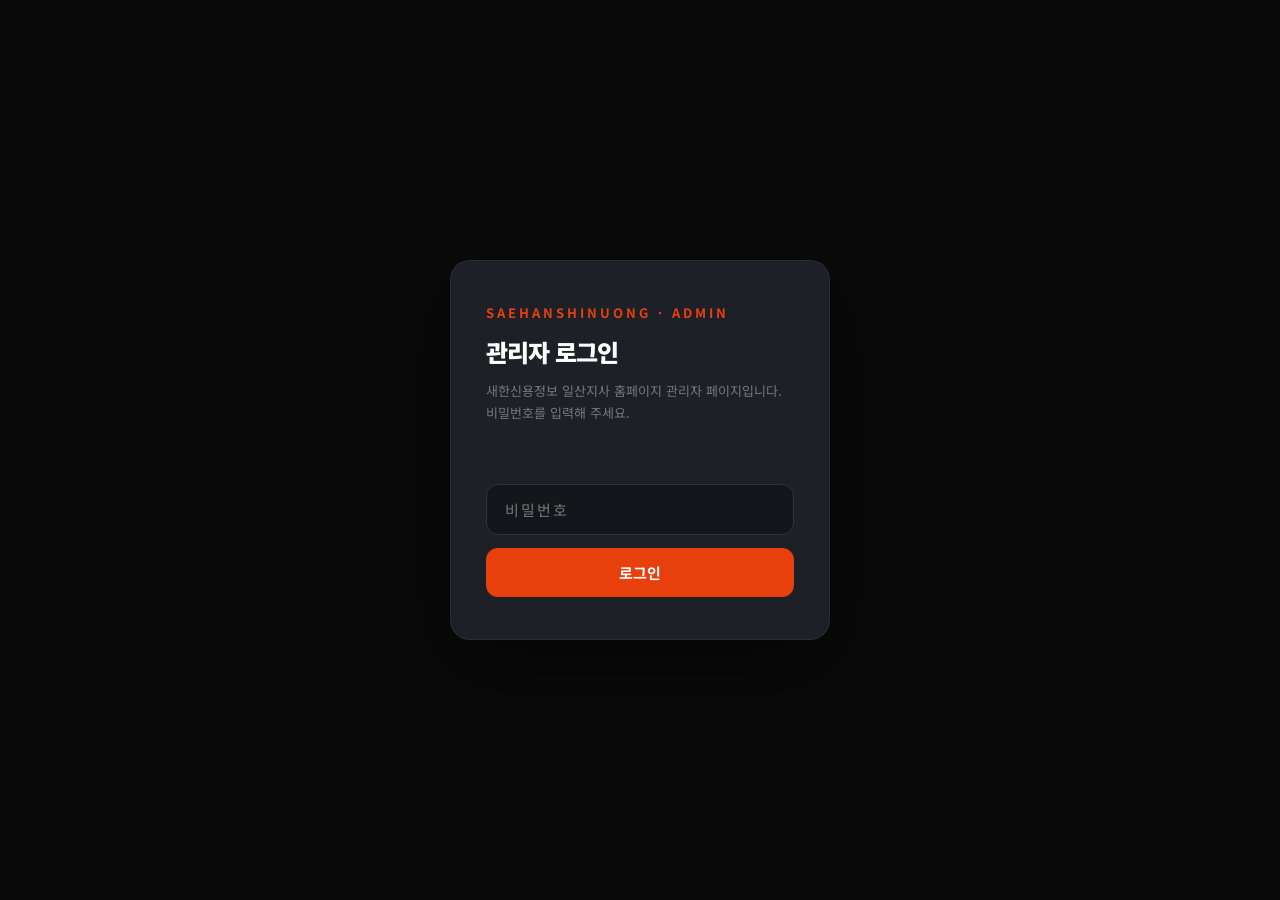
<file: admin/index.html>
<!DOCTYPE html>
<html lang="ko">
<head>
<meta charset="UTF-8">
<meta name="viewport" content="width=device-width, initial-scale=1.0">
<meta name="robots" content="noindex, nofollow">
<title>관리자 | 새한신용정보 일산지사</title>
<link rel="preconnect" href="https://fonts.googleapis.com">
<link rel="stylesheet" href="https://fonts.googleapis.com/css2?family=Noto+Sans+KR:wght@300;400;500;700;900&display=swap">
<style>
*{margin:0;padding:0;box-sizing:border-box;}
html,body{height:100%;}
body{font-family:'Noto Sans KR',sans-serif;background:#f5f5f5;color:#1e2028;line-height:1.6;}
button,input,select,textarea{font-family:'Noto Sans KR',sans-serif;}
::selection{background:#e8400c;color:#fff;}

/* ── 로그인 화면 ── */
#loginScreen{min-height:100vh;display:flex;align-items:center;justify-content:center;background:#0a0a0a;padding:2rem;}
.login-box{width:100%;max-width:380px;background:#1e2028;border-radius:20px;padding:2.6rem 2.2rem;box-shadow:0 24px 80px rgba(0,0,0,0.5);border:1px solid rgba(255,255,255,0.06);}
.login-logo{font-size:13px;font-weight:700;color:#e8400c;letter-spacing:3px;margin-bottom:0.6rem;}
.login-title{font-size:24px;font-weight:900;color:#fff;letter-spacing:-1px;margin-bottom:0.5rem;}
.login-sub{font-size:13px;color:#777;margin-bottom:2rem;line-height:1.7;}
.login-input{width:100%;padding:14px 18px;border-radius:12px;border:1.5px solid #333;background:#15161c;color:#fff;font-size:15px;outline:none;margin-bottom:0.8rem;letter-spacing:2px;}
.login-input:focus{border-color:#e8400c;}
.login-btn{width:100%;padding:14px;border-radius:12px;border:none;background:#e8400c;color:#fff;font-size:15px;font-weight:700;cursor:pointer;transition:background 0.2s;}
.login-btn:hover{background:#c73208;}
.login-error{font-size:12px;color:#ff6b5b;margin-bottom:0.8rem;min-height:16px;}

/* ── 상단바 ── */
.admin-topbar{background:#1e2028;padding:0 1.6rem;height:60px;display:flex;align-items:center;justify-content:space-between;position:sticky;top:0;z-index:50;}
.admin-brand{display:flex;align-items:center;gap:10px;color:#fff;font-size:14px;font-weight:700;}
.admin-brand span{color:#e8400c;}
.admin-brand small{color:#666;font-weight:400;font-size:11px;margin-left:8px;}
.admin-topbar-actions{display:flex;align-items:center;gap:10px;}
.admin-view-link{font-size:12px;color:#aaa;text-decoration:none;padding:8px 14px;border-radius:20px;border:1px solid #333;transition:all 0.2s;}
.admin-view-link:hover{border-color:#666;color:#fff;}
.logout-btn{background:none;border:1px solid #444;color:#ccc;font-size:12px;padding:8px 16px;border-radius:20px;cursor:pointer;transition:all 0.2s;}
.logout-btn:hover{border-color:#e8400c;color:#e8400c;}

/* ── 레이아웃 ── */
.admin-layout{display:flex;min-height:calc(100vh - 60px);}
.admin-sidebar{width:200px;flex-shrink:0;background:#1e2028;padding:1.2rem 0.8rem;display:flex;flex-direction:column;gap:4px;}
.admin-tab-btn{display:flex;align-items:center;gap:10px;padding:12px 14px;border-radius:10px;border:none;background:none;color:#999;font-size:14px;font-weight:500;text-align:left;cursor:pointer;transition:all 0.15s;width:100%;}
.admin-tab-btn:hover{background:#26283a;color:#fff;}
.admin-tab-btn.active{background:#e8400c;color:#fff;font-weight:700;}
.admin-content{flex:1;padding:2.2rem 2.6rem;max-width:980px;}

/* ── 공통 컴포넌트 ── */
.admin-notice-bar{background:#fff8f6;border:1.5px solid #fbd5c8;border-radius:12px;padding:1rem 1.4rem;font-size:12.5px;color:#a0552f;line-height:1.8;margin-bottom:1.8rem;}
.panel-title{font-size:22px;font-weight:900;letter-spacing:-0.8px;margin-bottom:0.4rem;}
.panel-desc{font-size:13px;color:#888;margin-bottom:1.8rem;}
.card{background:#fff;border-radius:16px;padding:1.6rem 1.8rem;border:1.5px solid #eee;margin-bottom:1.2rem;}
.card h3{font-size:15px;font-weight:700;margin-bottom:1rem;}
.field{margin-bottom:1rem;}
.field label{display:block;font-size:12px;font-weight:700;color:#555;margin-bottom:6px;}
.field input[type=text],.field input[type=email],.field input[type=date],.field select,.field textarea{width:100%;padding:11px 14px;border:1.5px solid #e0e0e0;border-radius:10px;font-size:14px;outline:none;transition:border-color 0.15s;color:#1e2028;}
.field input:focus,.field select:focus,.field textarea:focus{border-color:#e8400c;}
.field textarea{resize:vertical;min-height:80px;line-height:1.7;}
.field-row{display:flex;gap:0.8rem;}
.field-row>.field{flex:1;}
.checkline{display:flex;align-items:center;gap:8px;font-size:13px;color:#555;}
.checkline input{width:16px;height:16px;accent-color:#e8400c;}

.btn{display:inline-flex;align-items:center;gap:6px;padding:11px 20px;border-radius:24px;border:none;font-size:13px;font-weight:700;cursor:pointer;transition:all 0.15s;}
.btn-primary{background:#e8400c;color:#fff;}
.btn-primary:hover{background:#c73208;}
.btn-dark{background:#1e2028;color:#fff;}
.btn-dark:hover{background:#333;}
.btn-line{background:#fff;color:#555;border:1.5px solid #ddd;}
.btn-line:hover{border-color:#999;}
.btn-danger{background:#fff;color:#e8400c;border:1.5px solid #f3c3b0;}
.btn-danger:hover{background:#fff5f2;}
.btn-sm{padding:7px 14px;font-size:12px;}

/* ── 목록 ── */
.item-row{display:flex;align-items:flex-start;gap:1rem;padding:1rem 0;border-bottom:1px solid #f0f0f0;}
.item-row:last-child{border-bottom:none;}
.item-tag{font-size:10px;font-weight:700;padding:3px 10px;border-radius:20px;background:#fff0ec;color:#e8400c;flex-shrink:0;margin-top:2px;white-space:nowrap;}
.item-main{flex:1;min-width:0;}
.item-title{font-size:14px;font-weight:700;color:#1e2028;margin-bottom:3px;}
.item-sub{font-size:12px;color:#999;}
.item-actions{display:flex;gap:6px;flex-shrink:0;}
.cat-label{font-size:11px;font-weight:700;color:#888;letter-spacing:1px;margin:1.2rem 0 0.4rem;}
.cat-label:first-child{margin-top:0;}
.empty-hint{font-size:13px;color:#aaa;padding:1.6rem 0;text-align:center;}

/* ── 팝업/이미지 ── */
.toggle-row{display:flex;align-items:center;justify-content:space-between;padding:0.4rem 0 1.2rem;}
.switch{position:relative;width:46px;height:26px;flex-shrink:0;}
.switch input{opacity:0;width:0;height:0;}
.slider{position:absolute;inset:0;background:#ddd;border-radius:26px;cursor:pointer;transition:0.2s;}
.slider::before{content:'';position:absolute;width:20px;height:20px;left:3px;top:3px;background:#fff;border-radius:50%;transition:0.2s;box-shadow:0 1px 3px rgba(0,0,0,0.3);}
.switch input:checked+.slider{background:#e8400c;}
.switch input:checked+.slider::before{transform:translateX(20px);}

.img-grid{display:grid;grid-template-columns:repeat(auto-fill,minmax(220px,1fr));gap:1rem;}
.img-card{background:#fff;border:1.5px solid #eee;border-radius:14px;overflow:hidden;}
.img-card .thumb{width:100%;height:130px;background:#f0f0f0;object-fit:cover;display:block;}
.img-card .thumb-wrap{position:relative;}
.img-card .badge{position:absolute;top:8px;left:8px;background:rgba(232,64,12,0.92);color:#fff;font-size:10px;font-weight:700;padding:3px 9px;border-radius:20px;}
.img-card-body{padding:0.9rem 1rem;}
.img-card-label{font-size:13px;font-weight:700;margin-bottom:0.7rem;line-height:1.4;}
.img-card-actions{display:flex;gap:6px;flex-wrap:wrap;}
.file-btn{position:relative;overflow:hidden;display:inline-block;}
.file-btn input[type=file]{position:absolute;inset:0;opacity:0;cursor:pointer;width:100%;}

.storage-bar{height:6px;background:#eee;border-radius:6px;overflow:hidden;margin-top:0.5rem;}
.storage-fill{height:100%;background:#e8400c;transition:width 0.3s;}
.storage-txt{font-size:11px;color:#999;margin-top:6px;}

/* ── 토스트 ── */
#toast{position:fixed;bottom:24px;left:50%;transform:translateX(-50%) translateY(20px);background:#1e2028;color:#fff;padding:13px 24px;border-radius:30px;font-size:13px;font-weight:600;box-shadow:0 10px 30px rgba(0,0,0,0.25);opacity:0;pointer-events:none;transition:all 0.25s;z-index:999;}
#toast.show{opacity:1;transform:translateX(-50%) translateY(0);}

@media(max-width:768px){
  .admin-layout{flex-direction:column;}
  .admin-sidebar{width:100%;flex-direction:row;overflow-x:auto;}
  .admin-content{padding:1.4rem 1.2rem;}
  .field-row{flex-direction:column;}
}
</style>
</head>
<body>

<!-- ══ 로그인 ══ -->
<div id="loginScreen">
  <div class="login-box">
    <div class="login-logo">SAEHANSHINUONG · ADMIN</div>
    <div class="login-title">관리자 로그인</div>
    <div class="login-sub">새한신용정보 일산지사 홈페이지 관리자 페이지입니다.<br>비밀번호를 입력해 주세요.</div>
    <div class="login-error" id="loginError"></div>
    <input class="login-input" type="password" id="loginPw" placeholder="비밀번호" autocomplete="current-password">
    <button class="login-btn" onclick="doLogin()">로그인</button>
  </div>
</div>

<!-- ══ 대시보드 ══ -->
<div id="dashboard" style="display:none;">
  <div class="admin-topbar">
    <div class="admin-brand">새한신용정보 <span>일산지사</span><small>관리자 페이지</small></div>
    <div class="admin-topbar-actions">
      <a class="admin-view-link" href="../index.html" target="_blank">사이트 새 탭으로 보기 ↗</a>
      <button class="logout-btn" onclick="doLogout()">로그아웃</button>
    </div>
  </div>
  <div class="admin-layout">
    <aside class="admin-sidebar">
      <button class="admin-tab-btn active" data-tab="notice" onclick="showTab('notice')">📢 공지사항</button>
      <button class="admin-tab-btn" data-tab="faq" onclick="showTab('faq')">❓ FAQ</button>
      <button class="admin-tab-btn" data-tab="popup" onclick="showTab('popup')">🪧 팝업</button>
      <button class="admin-tab-btn" data-tab="images" onclick="showTab('images')">🖼️ 이미지</button>
      <button class="admin-tab-btn" data-tab="contact" onclick="showTab('contact')">☎️ 연락처</button>
      <button class="admin-tab-btn" data-tab="settings" onclick="showTab('settings')">⚙️ 설정</button>
    </aside>
    <main class="admin-content">
      <div class="admin-notice-bar">
        ℹ️ 이 관리자 페이지는 별도 서버 없이 <strong>이 브라우저(이 컴퓨터)</strong>에 변경 내용을 저장합니다. 저장 후 홈페이지를 <strong>같은 브라우저</strong>에서 열면 바로 반영된 내용을 확인할 수 있습니다. (다른 컴퓨터·다른 브라우저에는 자동으로 반영되지 않습니다.)
      </div>

      <!-- 공지사항 -->
      <div class="admin-panel" id="panel-notice">
        <div class="panel-title">공지사항 관리</div>
        <div class="panel-desc">홈페이지 · 공지사항 페이지에 표시되는 공지글을 추가·수정·삭제합니다.</div>
        <div class="card" id="noticeFormCard"></div>
        <div class="card" id="noticeListCard"></div>
      </div>

      <!-- FAQ -->
      <div class="admin-panel" id="panel-faq" style="display:none;">
        <div class="panel-title">FAQ 관리</div>
        <div class="panel-desc">자주 묻는 질문과 답변을 추가·수정·삭제합니다. "홈페이지 노출"에 체크하면 메인 페이지 FAQ에도 표시됩니다.</div>
        <div class="card" id="faqFormCard"></div>
        <div class="card" id="faqListCard"></div>
      </div>

      <!-- 팝업 -->
      <div class="admin-panel" id="panel-popup" style="display:none;">
        <div class="panel-title">팝업 관리</div>
        <div class="panel-desc">홈페이지 접속 시 뜨는 팝업의 문구·이미지·노출 여부를 설정합니다.</div>
        <div class="card" id="popupCard"></div>
      </div>

      <!-- 이미지 -->
      <div class="admin-panel" id="panel-images" style="display:none;">
        <div class="panel-title">이미지 관리</div>
        <div class="panel-desc">각 페이지에서 사용되는 주요 이미지를 교체합니다. 업로드한 이미지는 자동으로 용량이 줄어들어 저장됩니다.</div>
        <div class="card" id="storageCard"></div>
        <div class="img-grid" id="imageGrid"></div>
      </div>

      <!-- 연락처 -->
      <div class="admin-panel" id="panel-contact" style="display:none;">
        <div class="panel-title">연락처 정보 관리</div>
        <div class="panel-desc">전화번호·팩스·이메일·주소·운영시간을 수정합니다. 사이트 전체(홈, 공지사항, FAQ, 연락처, 회사소개 등)에 자동 반영됩니다.</div>
        <div class="card" id="contactCard"></div>
      </div>

      <!-- 설정 -->
      <div class="admin-panel" id="panel-settings" style="display:none;">
        <div class="panel-title">설정</div>
        <div class="panel-desc">관리자 비밀번호 변경 및 데이터 초기화</div>
        <div class="card" id="passwordCard"></div>
        <div class="card" id="resetCard"></div>
      </div>
    </main>
  </div>
</div>

<div id="toast"></div>

<script src="../js/shs-data.js"></script>
<script>
var DATA = null;
var editingNoticeId = null;
var editingFaqId = null;

/* ── 인증 ── */
function doLogin(){
  var pw = document.getElementById('loginPw').value;
  if(SHS.login(pw)){
    document.getElementById('loginError').textContent = '';
    enterDashboard();
  } else {
    document.getElementById('loginError').textContent = '비밀번호가 올바르지 않습니다.';
  }
}
document.getElementById('loginPw').addEventListener('keydown', function(e){ if(e.key==='Enter') doLogin(); });

function doLogout(){
  SHS.logout();
  document.getElementById('dashboard').style.display = 'none';
  document.getElementById('loginScreen').style.display = 'flex';
  document.getElementById('loginPw').value = '';
}

function enterDashboard(){
  DATA = SHS.load();
  document.getElementById('loginScreen').style.display = 'none';
  document.getElementById('dashboard').style.display = 'block';
  renderNoticeForm(); renderNoticeList();
  renderFaqForm(); renderFaqList();
  renderPopupPanel();
  renderImagePanel();
  renderContactPanel();
  renderSettingsPanel();
}

if(SHS.isAuthed()) enterDashboard();

/* ── 탭 전환 ── */
function showTab(tab){
  document.querySelectorAll('.admin-tab-btn').forEach(function(b){ b.classList.toggle('active', b.dataset.tab===tab); });
  document.querySelectorAll('.admin-panel').forEach(function(p){ p.style.display = (p.id === 'panel-'+tab) ? '' : 'none'; });
}

/* ── 토스트 ── */
var toastTimer;
function toast(msg){
  var t = document.getElementById('toast');
  t.textContent = msg;
  t.classList.add('show');
  clearTimeout(toastTimer);
  toastTimer = setTimeout(function(){ t.classList.remove('show'); }, 2000);
}

function persist(){
  try{
    SHS.save(DATA);
    return true;
  }catch(e){
    alert('저장에 실패했습니다. 브라우저 저장공간이 가득 찼을 수 있습니다.\n(이미지 용량을 줄이거나 사용하지 않는 이미지를 원본으로 복원해 보세요)\n\n' + e.message);
    return false;
  }
}

/* ==================== 공지사항 ==================== */
var NOTICE_TAGS = [['law','법령안내'],['biz','업무안내'],['service','서비스'],['notice','공지']];

function todayStr(){
  var d = new Date();
  return d.getFullYear()+'.'+String(d.getMonth()+1).padStart(2,'0')+'.'+String(d.getDate()).padStart(2,'0');
}

function renderNoticeForm(){
  var n = editingNoticeId ? DATA.notices.find(function(x){return x.id===editingNoticeId;}) : null;
  var opts = NOTICE_TAGS.map(function(t){
    return '<option value="'+t[0]+'"'+((n&&n.tag===t[0])?' selected':'')+'>'+t[1]+'</option>';
  }).join('');
  document.getElementById('noticeFormCard').innerHTML =
    '<h3>'+(n? '공지 수정':'새 공지 추가')+'</h3>'+
    '<div class="field-row">'+
      '<div class="field"><label>분류</label><select id="nfTag">'+opts+'</select></div>'+
      '<div class="field"><label>날짜</label><input type="text" id="nfDate" placeholder="2026.07.04" value="'+SHS.escapeHtml(n?n.date:todayStr())+'"></div>'+
    '</div>'+
    '<div class="field"><label>제목</label><input type="text" id="nfTitle" placeholder="공지 제목을 입력하세요" value="'+SHS.escapeHtml(n?n.title:'')+'"></div>'+
    '<div class="field"><label>내용</label><textarea id="nfBody" placeholder="공지 내용을 입력하세요">'+SHS.escapeHtml(n?n.body:'')+'</textarea></div>'+
    '<div style="display:flex;gap:8px;">'+
      '<button class="btn btn-primary" onclick="saveNotice()">'+(n?'수정 저장':'추가하기')+'</button>'+
      (n? '<button class="btn btn-line" onclick="editingNoticeId=null;renderNoticeForm();">취소</button>' : '')+
    '</div>';
}

function saveNotice(){
  var tag = document.getElementById('nfTag').value;
  var date = document.getElementById('nfDate').value.trim();
  var title = document.getElementById('nfTitle').value.trim();
  var body = document.getElementById('nfBody').value.trim();
  if(!title || !body){ alert('제목과 내용을 입력해 주세요.'); return; }
  if(editingNoticeId){
    var n = DATA.notices.find(function(x){return x.id===editingNoticeId;});
    n.tag=tag; n.date=date; n.title=title; n.body=body;
  } else {
    DATA.notices.unshift({ id:'n'+Date.now(), tag:tag, date:date, title:title, body:body });
  }
  if(!persist()) return;
  editingNoticeId = null;
  renderNoticeForm(); renderNoticeList();
  toast('공지사항이 저장되었습니다.');
}

function editNotice(id){ editingNoticeId = id; renderNoticeForm(); window.scrollTo({top:0,behavior:'smooth'}); }

function deleteNotice(id){
  if(!confirm('이 공지를 삭제하시겠습니까?')) return;
  DATA.notices = DATA.notices.filter(function(x){return x.id!==id;});
  if(!persist()) return;
  if(editingNoticeId===id){ editingNoticeId=null; renderNoticeForm(); }
  renderNoticeList();
  toast('삭제되었습니다.');
}

function renderNoticeList(){
  var el = document.getElementById('noticeListCard');
  if(!DATA.notices.length){ el.innerHTML = '<div class="empty-hint">등록된 공지사항이 없습니다.</div>'; return; }
  el.innerHTML = '<h3>등록된 공지 ('+DATA.notices.length+')</h3>' + DATA.notices.map(function(n){
    return '<div class="item-row">'+
      '<span class="item-tag">'+SHS.escapeHtml(SHS.TAG_LABELS[n.tag]||n.tag)+'</span>'+
      '<div class="item-main"><div class="item-title">'+SHS.escapeHtml(n.title)+'</div><div class="item-sub">'+SHS.escapeHtml(n.date)+'</div></div>'+
      '<div class="item-actions">'+
        '<button class="btn btn-line btn-sm" onclick="editNotice(\''+n.id+'\')">수정</button>'+
        '<button class="btn btn-danger btn-sm" onclick="deleteNotice(\''+n.id+'\')">삭제</button>'+
      '</div>'+
    '</div>';
  }).join('');
}

/* ==================== FAQ ==================== */
function faqCategories(){
  var set = [];
  DATA.faqs.forEach(function(f){ if(set.indexOf(f.cat)===-1) set.push(f.cat); });
  return set;
}

function renderFaqForm(){
  var f = editingFaqId ? DATA.faqs.find(function(x){return x.id===editingFaqId;}) : null;
  var cats = faqCategories();
  var opts = cats.map(function(c){ return '<option value="'+SHS.escapeHtml(c)+'"'+((f&&f.cat===c)?' selected':'')+'>'+SHS.escapeHtml(c)+'</option>'; }).join('');
  opts += '<option value="__new__">➕ 새 분류 입력</option>';
  document.getElementById('faqFormCard').innerHTML =
    '<h3>'+(f?'FAQ 수정':'새 FAQ 추가')+'</h3>'+
    '<div class="field"><label>분류</label><select id="ffCat" onchange="onFaqCatChange()">'+opts+'</select></div>'+
    '<div class="field" id="ffNewCatWrap" style="display:none;"><label>새 분류명</label><input type="text" id="ffNewCat" placeholder="예: 계약 · 서류"></div>'+
    '<div class="field"><label>질문</label><input type="text" id="ffQ" placeholder="질문을 입력하세요" value="'+SHS.escapeHtml(f?f.q:'')+'"></div>'+
    '<div class="field"><label>답변</label><textarea id="ffA" placeholder="답변을 입력하세요">'+SHS.escapeHtml(f?f.a:'')+'</textarea></div>'+
    '<div class="field checkline"><input type="checkbox" id="ffHome" '+(f&&f.home?'checked':'')+'><label for="ffHome" style="margin:0;font-weight:500;color:#555;">홈페이지 FAQ 영역에도 노출</label></div>'+
    '<div style="display:flex;gap:8px;margin-top:0.6rem;">'+
      '<button class="btn btn-primary" onclick="saveFaq()">'+(f?'수정 저장':'추가하기')+'</button>'+
      (f? '<button class="btn btn-line" onclick="editingFaqId=null;renderFaqForm();">취소</button>' : '')+
    '</div>';
}

function onFaqCatChange(){
  document.getElementById('ffNewCatWrap').style.display = document.getElementById('ffCat').value==='__new__' ? '' : 'none';
}

function saveFaq(){
  var cat = document.getElementById('ffCat').value;
  if(cat==='__new__'){ cat = document.getElementById('ffNewCat').value.trim(); }
  var q = document.getElementById('ffQ').value.trim();
  var a = document.getElementById('ffA').value.trim();
  var home = document.getElementById('ffHome').checked;
  if(!cat || !q || !a){ alert('분류, 질문, 답변을 모두 입력해 주세요.'); return; }
  if(editingFaqId){
    var f = DATA.faqs.find(function(x){return x.id===editingFaqId;});
    f.cat=cat; f.q=q; f.a=a; f.home=home;
  } else {
    DATA.faqs.push({ id:'f'+Date.now(), cat:cat, q:q, a:a, home:home });
  }
  if(!persist()) return;
  editingFaqId = null;
  renderFaqForm(); renderFaqList();
  toast('FAQ가 저장되었습니다.');
}

function editFaq(id){ editingFaqId = id; renderFaqForm(); window.scrollTo({top:0,behavior:'smooth'}); }

function deleteFaq(id){
  if(!confirm('이 FAQ를 삭제하시겠습니까?')) return;
  DATA.faqs = DATA.faqs.filter(function(x){return x.id!==id;});
  if(!persist()) return;
  if(editingFaqId===id){ editingFaqId=null; renderFaqForm(); }
  renderFaqList();
  toast('삭제되었습니다.');
}

function renderFaqList(){
  var el = document.getElementById('faqListCard');
  if(!DATA.faqs.length){ el.innerHTML = '<div class="empty-hint">등록된 FAQ가 없습니다.</div>'; return; }
  var lastCat = null, html = '<h3>등록된 FAQ ('+DATA.faqs.length+')</h3>';
  DATA.faqs.forEach(function(f){
    if(f.cat !== lastCat){ html += '<div class="cat-label">'+SHS.escapeHtml(f.cat)+'</div>'; lastCat = f.cat; }
    html += '<div class="item-row">'+
      (f.home? '<span class="item-tag">홈노출</span>' : '<span class="item-tag" style="background:#f2f2f2;color:#999;">Q&amp;A</span>')+
      '<div class="item-main"><div class="item-title">'+SHS.escapeHtml(f.q)+'</div><div class="item-sub">'+SHS.escapeHtml(f.a).slice(0,60)+(f.a.length>60?'…':'')+'</div></div>'+
      '<div class="item-actions">'+
        '<button class="btn btn-line btn-sm" onclick="editFaq(\''+f.id+'\')">수정</button>'+
        '<button class="btn btn-danger btn-sm" onclick="deleteFaq(\''+f.id+'\')">삭제</button>'+
      '</div>'+
    '</div>';
  });
  el.innerHTML = html;
}

/* ==================== 팝업 ==================== */
function toBr(s){ return SHS.escapeHtml(s).split('\n').join('<br>'); }
function brToText(s){ return (s||'').replace(/<br\s*\/?>/gi,'\n'); }

function renderPopupPanel(){
  var p = DATA.popup;
  var imgSrc = DATA.images['popup-greenlight.jpg'] || '../images/popup-greenlight.jpg';
  document.getElementById('popupCard').innerHTML =
    '<div class="toggle-row"><h3 style="margin:0;">팝업 노출</h3><label class="switch"><input type="checkbox" id="ppEnabled" '+(p.enabled?'checked':'')+' onchange="togglePopupEnabled()"><span class="slider"></span></label></div>'+
    '<div class="field"><label>왼쪽 문구 (줄바꿈으로 여러 줄 입력 가능)</label><textarea id="ppText" style="min-height:110px;">'+brToText(p.text)+'</textarea></div>'+
    '<div class="field"><label>오른쪽 배너 문구</label><textarea id="ppBanner" style="min-height:70px;">'+brToText(p.bannerText)+'</textarea></div>'+
    '<div class="field"><label>버튼(CTA) 문구</label><input type="text" id="ppCta" value="'+SHS.escapeHtml(p.ctaText)+'"></div>'+
    '<div class="field"><label>팝업 이미지</label>'+
      '<div style="display:flex;align-items:center;gap:1rem;">'+
        '<img src="'+imgSrc+'" style="width:110px;height:80px;object-fit:cover;border-radius:8px;background:#eee;">'+
        '<div style="display:flex;gap:8px;flex-wrap:wrap;">'+
          '<button class="btn btn-line btn-sm file-btn">이미지 선택<input type="file" accept="image/*" onchange="uploadPopupImage(this)"></button>'+
          (DATA.images['popup-greenlight.jpg'] ? '<button class="btn btn-danger btn-sm" onclick="restoreImage(\'popup-greenlight.jpg\')">원본 이미지로 복원</button>' : '')+
        '</div>'+
      '</div>'+
    '</div>'+
    '<button class="btn btn-primary" onclick="savePopup()">저장하기</button>';
}

function togglePopupEnabled(){ /* 저장 버튼에서 반영, 여기서는 UI만 유지 */ }

function savePopup(){
  DATA.popup.enabled = document.getElementById('ppEnabled').checked;
  DATA.popup.text = toBr(document.getElementById('ppText').value.trim());
  DATA.popup.bannerText = toBr(document.getElementById('ppBanner').value.trim());
  DATA.popup.ctaText = document.getElementById('ppCta').value.trim();
  if(!persist()) return;
  toast('팝업 설정이 저장되었습니다.');
}

function uploadPopupImage(input){
  var file = input.files[0];
  if(!file) return;
  SHS.compressImageFile(file, {maxWidth:1000, quality:0.8}, function(err, dataUrl){
    if(err){ alert(err.message); return; }
    DATA.images['popup-greenlight.jpg'] = dataUrl;
    if(!persist()) return;
    renderPopupPanel();
    renderImagePanel();
    toast('팝업 이미지가 변경되었습니다.');
  });
}

/* ==================== 이미지 ==================== */
function fmtBytes(n){
  if(n < 1024) return n + 'B';
  if(n < 1024*1024) return (n/1024).toFixed(0) + 'KB';
  return (n/1024/1024).toFixed(1) + 'MB';
}

function storageUsage(){
  var raw = localStorage.getItem(SHS.STORAGE_KEY) || '';
  return raw.length; // 대략 문자 수 ≈ byte 수(ASCII 기준 근사치)
}

function renderStorageCard(){
  var used = storageUsage();
  var pct = Math.min(100, Math.round(used / (5*1024*1024) * 100));
  document.getElementById('storageCard').innerHTML =
    '<h3>저장 용량</h3>'+
    '<div class="storage-bar"><div class="storage-fill" style="width:'+pct+'%;"></div></div>'+
    '<div class="storage-txt">현재 약 '+fmtBytes(used)+' 사용 중 (브라우저 저장공간은 보통 5~10MB로 제한됩니다. 이미지가 많아질수록 자동으로 압축되지만, 너무 많은 이미지를 올리면 저장이 실패할 수 있습니다.)</div>';
}

function renderImagePanel(){
  renderStorageCard();
  var grid = document.getElementById('imageGrid');
  grid.innerHTML = SHS.IMAGE_DEFS.map(function(def){
    var override = DATA.images[def.key];
    var src = override || ('../' + def.path);
    return '<div class="img-card">'+
      '<div class="thumb-wrap">'+
        (override ? '<span class="badge">교체됨</span>' : '')+
        '<img class="thumb" src="'+src+'">'+
      '</div>'+
      '<div class="img-card-body">'+
        '<div class="img-card-label">'+SHS.escapeHtml(def.label)+'</div>'+
        '<div class="img-card-actions">'+
          '<button class="btn btn-line btn-sm file-btn">이미지 교체<input type="file" accept="image/*" onchange="uploadImage(\''+def.key+'\', this)"></button>'+
          (override ? '<button class="btn btn-danger btn-sm" onclick="restoreImage(\''+def.key+'\')">원본 복원</button>' : '')+
        '</div>'+
      '</div>'+
    '</div>';
  }).join('');
}

function uploadImage(key, input){
  var file = input.files[0];
  if(!file) return;
  var maxWidth = (key==='hero-bg.jpg' || key==='section-network.jpg') ? 1920 : (key==='logo.png' ? 500 : 1400);
  SHS.compressImageFile(file, {maxWidth:maxWidth, quality:0.8}, function(err, dataUrl){
    if(err){ alert(err.message); return; }
    DATA.images[key] = dataUrl;
    if(!persist()) return;
    renderImagePanel();
    if(key==='popup-greenlight.jpg') renderPopupPanel();
    toast('이미지가 교체되었습니다.');
  });
}

function restoreImage(key){
  if(!confirm('원본 이미지로 되돌리시겠습니까?')) return;
  delete DATA.images[key];
  if(!persist()) return;
  renderImagePanel();
  if(key==='popup-greenlight.jpg') renderPopupPanel();
  toast('원본 이미지로 복원되었습니다.');
}

/* ==================== 연락처 ==================== */
function renderContactPanel(){
  var c = DATA.contact;
  document.getElementById('contactCard').innerHTML =
    '<div class="field-row">'+
      '<div class="field"><label>대표 상담번호 (수신자부담)</label><input type="text" id="cfMain" value="'+SHS.escapeHtml(c.mainPhone)+'"></div>'+
      '<div class="field"><label>담당자 직통번호 (실제 연결)</label><input type="text" id="cfDirect" value="'+SHS.escapeHtml(c.directPhone)+'"></div>'+
    '</div>'+
    '<div class="field-row">'+
      '<div class="field"><label>고객센터 대표번호</label><input type="text" id="cfCs" value="'+SHS.escapeHtml(c.csPhone)+'"></div>'+
      '<div class="field"><label>운영시간</label><input type="text" id="cfHours" value="'+SHS.escapeHtml(c.hoursCompact||c.hoursSpaced||'')+'"></div>'+
    '</div>'+
    '<div class="field-row">'+
      '<div class="field"><label>고객센터 팩스</label><input type="text" id="cfFax" value="'+SHS.escapeHtml(c.fax)+'"></div>'+
      '<div class="field"><label>서류 팩스</label><input type="text" id="cfDocFax" value="'+SHS.escapeHtml(c.docFax)+'"></div>'+
    '</div>'+
    '<div class="field"><label>이메일</label><input type="text" id="cfEmail" value="'+SHS.escapeHtml(c.email)+'"></div>'+
    '<div class="field"><label>주소</label><input type="text" id="cfAddress" value="'+SHS.escapeHtml(c.address)+'"></div>'+
    '<div style="font-size:12px;color:#aaa;margin:-0.4rem 0 1rem;">※ 담당자 직통번호는 "전화 걸기" 버튼이 실제로 연결하는 번호입니다. 대표 상담번호는 화면에 표시되는 문구입니다.</div>'+
    '<button class="btn btn-primary" onclick="saveContact()">저장하기</button>';
}

function saveContact(){
  DATA.contact.mainPhone = document.getElementById('cfMain').value.trim();
  DATA.contact.directPhone = document.getElementById('cfDirect').value.trim();
  DATA.contact.csPhone = document.getElementById('cfCs').value.trim();
  DATA.contact.fax = document.getElementById('cfFax').value.trim();
  DATA.contact.docFax = document.getElementById('cfDocFax').value.trim();
  DATA.contact.email = document.getElementById('cfEmail').value.trim();
  DATA.contact.address = document.getElementById('cfAddress').value.trim();
  var hours = document.getElementById('cfHours').value.trim();
  DATA.contact.hoursCompact = hours;
  DATA.contact.hoursSpaced = hours;
  if(!persist()) return;
  toast('연락처 정보가 저장되었습니다.');
}

/* ==================== 설정 ==================== */
function renderSettingsPanel(){
  document.getElementById('passwordCard').innerHTML =
    '<h3>비밀번호 변경</h3>'+
    '<div class="field"><label>현재 비밀번호</label><input type="password" id="pwCurrent"></div>'+
    '<div class="field"><label>새 비밀번호</label><input type="password" id="pwNew"></div>'+
    '<div class="field"><label>새 비밀번호 확인</label><input type="password" id="pwConfirm"></div>'+
    '<button class="btn btn-primary" onclick="changePassword()">비밀번호 변경</button>';
  document.getElementById('resetCard').innerHTML =
    '<h3>전체 데이터 초기화</h3>'+
    '<p style="font-size:13px;color:#888;margin-bottom:1rem;">공지사항, FAQ, 팝업, 이미지, 연락처를 모두 기본값으로 되돌립니다. 이 작업은 되돌릴 수 없습니다.</p>'+
    '<button class="btn btn-danger" onclick="resetEverything()">기본값으로 초기화</button>';
}

function changePassword(){
  var cur = document.getElementById('pwCurrent').value;
  var nw = document.getElementById('pwNew').value;
  var cf = document.getElementById('pwConfirm').value;
  if(!SHS.checkPassword(cur, DATA)){ alert('현재 비밀번호가 올바르지 않습니다.'); return; }
  if(!nw || nw.length < 2){ alert('새 비밀번호를 입력해 주세요.'); return; }
  if(nw !== cf){ alert('새 비밀번호가 일치하지 않습니다.'); return; }
  DATA.settings.password = nw;
  if(!persist()) return;
  document.getElementById('pwCurrent').value='';
  document.getElementById('pwNew').value='';
  document.getElementById('pwConfirm').value='';
  toast('비밀번호가 변경되었습니다.');
}

function resetEverything(){
  if(!confirm('정말 모든 내용을 기본값으로 초기화하시겠습니까?')) return;
  if(!confirm('한 번 더 확인합니다. 되돌릴 수 없습니다. 초기화할까요?')) return;
  DATA = SHS.resetAll();
  renderNoticeForm(); renderNoticeList();
  renderFaqForm(); renderFaqList();
  renderPopupPanel();
  renderImagePanel();
  renderContactPanel();
  toast('초기화되었습니다.');
}
</script>
</body>
</html>
</file>
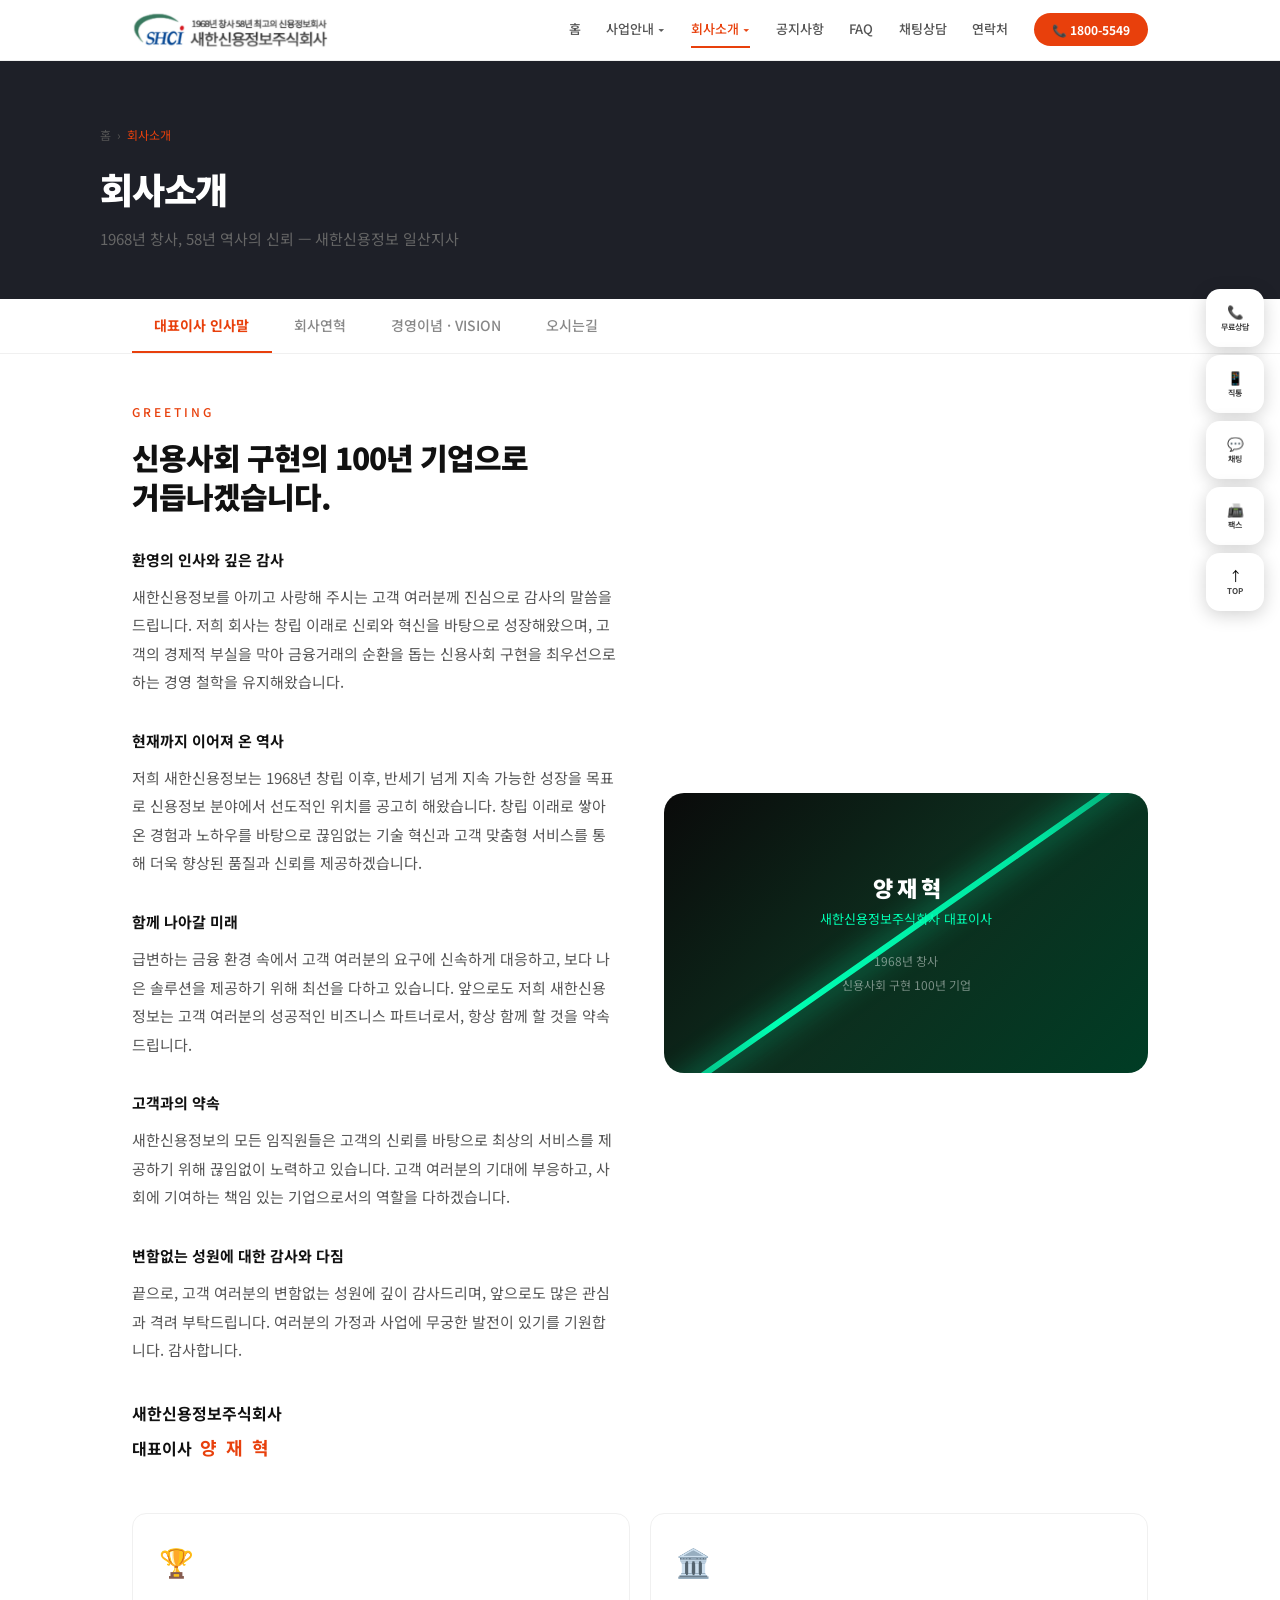
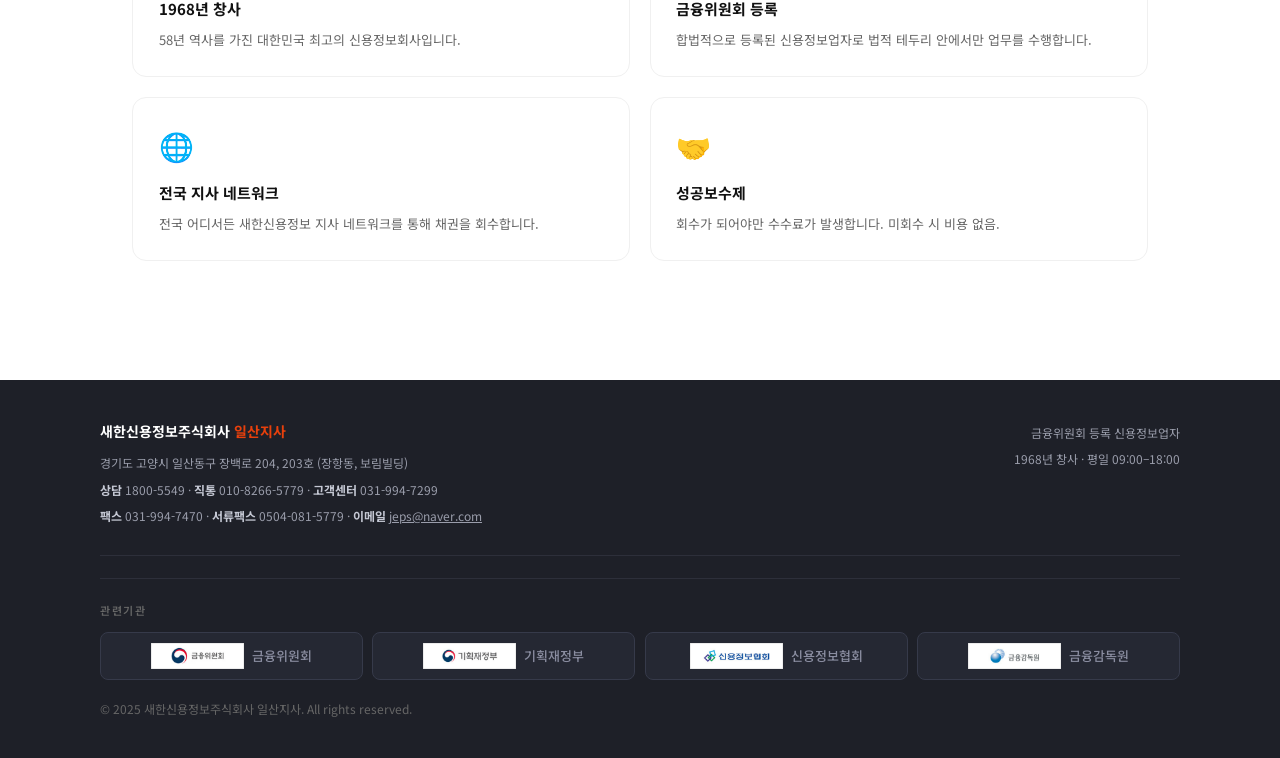
<file: pages/about.html>
﻿<!DOCTYPE html>
<html lang="ko">
<head>
<meta charset="UTF-8">
<meta name="viewport" content="width=device-width, initial-scale=1.0">
<title>회사소개 | 새한신용정보 일산지사</title>
<meta name="description" content="새한신용정보주식회사 일산지사 회사 소개, 연혁, 경영이념, 오시는길.">
<link rel="stylesheet" href="../css/common.css">
<style>
.greeting-wrap{display:grid;grid-template-columns:1fr 1fr;gap:3rem;align-items:center;margin-bottom:3rem;}
.greeting-right{background:linear-gradient(135deg,#0a0a0a,#0d2e1e,#003d25);border-radius:20px;min-height:280px;display:flex;align-items:center;justify-content:center;position:relative;overflow:hidden;}
.greeting-neon{position:absolute;width:200%;height:6px;background:linear-gradient(90deg,transparent,#00ffb3,#00e5a0,transparent);border-radius:4px;transform:rotate(-35deg);box-shadow:0 0 30px #00e5a0;}
.greeting-badge{z-index:2;text-align:center;color:#fff;}
.greeting-badge .name{font-size:28px;font-weight:900;letter-spacing:-1px;}
.greeting-badge .title{font-size:13px;color:#00ffb3;margin-top:4px;}
.history-list{display:flex;flex-direction:column;gap:0;}
.history-item{display:grid;grid-template-columns:100px 1fr;gap:1.2rem;padding:1.2rem 0;border-bottom:1px solid #f0f0f0;align-items:baseline;}
.history-year{font-size:18px;font-weight:900;color:#e8400c;letter-spacing:-0.5px;}
.history-desc{font-size:14px;color:#555;line-height:1.8;}
.vision-grid{display:grid;grid-template-columns:repeat(3,1fr);gap:1.2rem;margin-bottom:2.4rem;}
.vision-card{background:#111;border-radius:16px;padding:2rem 1.6rem;text-align:center;}
.vision-card .v-icon{font-size:36px;margin-bottom:1rem;}
.vision-card h3{font-size:16px;font-weight:700;color:#fff;margin-bottom:0.6rem;}
.vision-card p{font-size:13px;color:#666;line-height:1.7;}
.map-wrap{background:#f7f7f7;border-radius:16px;padding:2rem;margin-bottom:2rem;}
.map-placeholder{background:#e0e0e0;border-radius:12px;height:300px;display:flex;align-items:center;justify-content:center;margin-bottom:1.4rem;font-size:14px;color:#888;}
.map-info{display:grid;grid-template-columns:repeat(2,1fr);gap:1rem;}
.map-info-item{background:#fff;border-radius:12px;padding:1.2rem 1.4rem;border:1px solid #efefef;}
.map-info-item .mi-label{font-size:11px;font-weight:500;color:#888;letter-spacing:1px;margin-bottom:4px;}
.map-info-item .mi-value{font-size:14px;font-weight:700;color:#111;line-height:1.6;}
@media(max-width:768px){.greeting-wrap{grid-template-columns:1fr;}.vision-grid{grid-template-columns:1fr;}.map-info{grid-template-columns:1fr;}}
</style>
</head>
<body>

<div class="quick-menu">
  <button class="quick-btn qb-call" onclick="window.open('tel:010-8266-5779')"><span class="q-icon">📞</span><span class="q-label">무료상담</span></button>
  <button class="quick-btn qb-direct" onclick="window.open('tel:010-8266-5779')"><span class="q-icon">📱</span><span class="q-label">직통</span></button>
  <button class="quick-btn qb-chat" onclick="window.open('https://open.kakao.com/o/sznuzxhi','_blank')"><span class="q-icon">💬</span><span class="q-label">채팅</span></button>
  <button class="quick-btn qb-fax" onclick="alert('서류팩스: 0504-081-5779\n고객센터팩스: 031-994-7470')"><span class="q-icon">📠</span><span class="q-label">팩스</span></button>
  <button class="quick-btn qb-top" onclick="window.scrollTo({top:0,behavior:'smooth'})"><span class="q-icon">↑</span><span class="q-label">TOP</span></button>
</div>

<nav>
  <div class="nav-top">
    <a class="nav-logo" href="../index.html"><img src="../images/logo.png" alt="새한신용정보주식회사" style="height:auto;max-height:52px;width:auto;max-width:200px;object-fit:contain;display:block;"></a>
    <div class="nav-right">
      <ul class="nav-links">
        <li><a href="../index.html">홈</a></li>
        <li><a href="collection.html">사업안내 ▾</a><div class="dropdown"><a href="collection.html">채권추심</a><a href="credit.html">재산·신용조사</a></div></li>
        <li><a href="about.html" class="active">회사소개 ▾</a><div class="dropdown"><a href="about.html" class="active">대표이사 인사말</a><a href="about.html#history">회사연혁</a><a href="about.html#vision">VISION</a><a href="about.html#map">오시는길</a></div></li>
        <li><a href="notice.html">공지사항</a></li>
        <li><a href="faq.html">FAQ</a></li>
        <li><a href="chat.html">채팅상담</a></li>
        <li><a href="contact.html">연락처</a></li>
      </ul>
      <button class="nav-call" onclick="window.open('tel:010-8266-5779')">📞 1800-5549</button>
    </div>
  </div>
</nav>

<div class="page-header">
  <div class="page-header-in">
    <div class="page-breadcrumb"><a href="../index.html" style="color:#555;text-decoration:none;">홈</a> <span>›</span> <span class="cur">회사소개</span></div>
    <h1>회사소개</h1>
    <p>1968년 창사, 58년 역사의 신뢰 — 새한신용정보 일산지사</p>
  </div>
</div>

<div class="tab-bar">
  <div class="tab-bar-in">
    <button class="tab-btn active" onclick="showTab('greeting')">대표이사 인사말</button>
    <button class="tab-btn" onclick="showTab('history')">회사연혁</button>
    <button class="tab-btn" onclick="showTab('vision')">경영이념 · VISION</button>
    <button class="tab-btn" onclick="showTab('map')">오시는길</button>
  </div>
</div>

<div class="content">

  <!-- 대표이사 인사말 -->
  <div class="tab-panel active" id="tab-greeting">
    <div class="greeting-wrap">
      <div>
        <div class="section-kicker" style="font-size:12px;font-weight:500;color:#e8400c;letter-spacing:3px;margin-bottom:1rem;">GREETING</div>
        <h2 style="font-size:30px;font-weight:900;color:#111;letter-spacing:-1px;margin-bottom:2rem;line-height:1.3;">신용사회 구현의 100년 기업으로<br>거듭나겠습니다.</h2>

        <div style="margin-bottom:2rem;">
          <h3 style="font-size:15px;font-weight:700;color:#111;margin-bottom:0.7rem;">환영의 인사와 깊은 감사</h3>
          <p style="font-size:15px;color:#555;line-height:1.9;">새한신용정보를 아끼고 사랑해 주시는 고객 여러분께 진심으로 감사의 말씀을 드립니다. 저희 회사는 창립 이래로 신뢰와 혁신을 바탕으로 성장해왔으며, 고객의 경제적 부실을 막아 금융거래의 순환을 돕는 신용사회 구현을 최우선으로 하는 경영 철학을 유지해왔습니다.</p>
        </div>

        <div style="margin-bottom:2rem;">
          <h3 style="font-size:15px;font-weight:700;color:#111;margin-bottom:0.7rem;">현재까지 이어져 온 역사</h3>
          <p style="font-size:15px;color:#555;line-height:1.9;">저희 새한신용정보는 1968년 창립 이후, 반세기 넘게 지속 가능한 성장을 목표로 신용정보 분야에서 선도적인 위치를 공고히 해왔습니다. 창립 이래로 쌓아온 경험과 노하우를 바탕으로 끊임없는 기술 혁신과 고객 맞춤형 서비스를 통해 더욱 향상된 품질과 신뢰를 제공하겠습니다.</p>
        </div>

        <div style="margin-bottom:2rem;">
          <h3 style="font-size:15px;font-weight:700;color:#111;margin-bottom:0.7rem;">함께 나아갈 미래</h3>
          <p style="font-size:15px;color:#555;line-height:1.9;">급변하는 금융 환경 속에서 고객 여러분의 요구에 신속하게 대응하고, 보다 나은 솔루션을 제공하기 위해 최선을 다하고 있습니다. 앞으로도 저희 새한신용정보는 고객 여러분의 성공적인 비즈니스 파트너로서, 항상 함께 할 것을 약속드립니다.</p>
        </div>

        <div style="margin-bottom:2rem;">
          <h3 style="font-size:15px;font-weight:700;color:#111;margin-bottom:0.7rem;">고객과의 약속</h3>
          <p style="font-size:15px;color:#555;line-height:1.9;">새한신용정보의 모든 임직원들은 고객의 신뢰를 바탕으로 최상의 서비스를 제공하기 위해 끊임없이 노력하고 있습니다. 고객 여러분의 기대에 부응하고, 사회에 기여하는 책임 있는 기업으로서의 역할을 다하겠습니다.</p>
        </div>

        <div style="margin-bottom:2rem;">
          <h3 style="font-size:15px;font-weight:700;color:#111;margin-bottom:0.7rem;">변함없는 성원에 대한 감사와 다짐</h3>
          <p style="font-size:15px;color:#555;line-height:1.9;">끝으로, 고객 여러분의 변함없는 성원에 깊이 감사드리며, 앞으로도 많은 관심과 격려 부탁드립니다. 여러분의 가정과 사업에 무궁한 발전이 있기를 기원합니다. 감사합니다.</p>
        </div>

        <p style="font-size:16px;font-weight:700;color:#111;margin-top:2rem;line-height:2;">새한신용정보주식회사<br>대표이사&nbsp;&nbsp;<span style="color:#e8400c;font-size:18px;letter-spacing:2px;">양 재 혁</span></p>
      </div>
      <div class="greeting-right">
        <div class="greeting-neon"></div>
        <div class="greeting-badge">
          <div class="name" style="font-size:22px;">양 재 혁</div>
          <div class="title">새한신용정보주식회사 대표이사</div>
          <div style="margin-top:1.2rem;font-size:12px;color:rgba(255,255,255,0.45);line-height:2;">1968년 창사<br>신용사회 구현 100년 기업</div>
        </div>
      </div>
    </div>
    <div class="card-grid">
      <div class="info-card"><div class="info-card-icon">🏆</div><h3>1968년 창사</h3><p>58년 역사를 가진 대한민국 최고의 신용정보회사입니다.</p></div>
      <div class="info-card"><div class="info-card-icon">🏛️</div><h3>금융위원회 등록</h3><p>합법적으로 등록된 신용정보업자로 법적 테두리 안에서만 업무를 수행합니다.</p></div>
      <div class="info-card"><div class="info-card-icon">🌐</div><h3>전국 지사 네트워크</h3><p>전국 어디서든 새한신용정보 지사 네트워크를 통해 채권을 회수합니다.</p></div>
      <div class="info-card"><div class="info-card-icon">🤝</div><h3>성공보수제</h3><p>회수가 되어야만 수수료가 발생합니다. 미회수 시 비용 없음.</p></div>
    </div>
  </div>

  <!-- 회사연혁 -->
  <div class="tab-panel" id="tab-history">
    <div class="content-title" id="history">새한신용정보 <span>주요 연혁</span></div>
    <div class="history-list">
      <div class="history-item"><div class="history-year">1968</div><div class="history-desc">새한신용정보주식회사 창립</div></div>
      <div class="history-item"><div class="history-year">1970년대</div><div class="history-desc">전국 지사 네트워크 구축 시작 · 채권추심업 본격 전개</div></div>
      <div class="history-item"><div class="history-year">1990년대</div><div class="history-desc">금융위원회(구 재정경제부) 신용정보업 등록 · 업무 범위 확대</div></div>
      <div class="history-item"><div class="history-year">2000년대</div><div class="history-desc">디지털 채권관리 시스템 도입 · 전국 지사망 현대화</div></div>
      <div class="history-item"><div class="history-year">2010년대</div><div class="history-desc">개인정보보호 강화 시스템 구축 · 채무자 인권 보호 프로세스 정립</div></div>
      <div class="history-item"><div class="history-year">2020</div><div class="history-desc">비대면 채팅상담 서비스 도입</div></div>
      <div class="history-item"><div class="history-year">2021</div><div class="history-desc">일산지사 경기도 고양시 일산동구 장백로 204, 203호 이전</div></div>
      <div class="history-item"><div class="history-year">2025</div><div class="history-desc">창사 57주년 · 업계 최고 수준의 채권회수율 유지</div></div>
      <div class="history-item"><div class="history-year">현재</div><div class="history-desc">금융위원회 등록 합법 신용정보업자 · 전국 지사 운영 중</div></div>
    </div>
  </div>

  <!-- VISION -->
  <div class="tab-panel" id="tab-vision">
    <div class="content-title" id="vision">경영이념 · <span>VISION</span></div>

    <style>
    .vision-grid3{display:grid;grid-template-columns:repeat(3,1fr);gap:1.6rem;margin-bottom:2.4rem;}
    .vision-card3{background:#fff;border:1.5px solid #e8eaf0;border-radius:16px;padding:2.4rem 1.8rem;text-align:center;transition:box-shadow 0.2s,transform 0.2s;}
    .vision-card3:hover{box-shadow:0 12px 32px rgba(26,60,110,0.1);transform:translateY(-4px);}
    .v-icon3{display:flex;justify-content:center;margin-bottom:1.4rem;}
    .vision-card3 h3{font-size:20px;font-weight:800;color:#111;letter-spacing:-0.5px;margin-bottom:1.2rem;}
    .vision-card3 ul{list-style:none;padding:0;text-align:left;}
    .vision-card3 ul li{font-size:14px;color:#555;line-height:2;padding-left:1rem;position:relative;}
    .vision-card3 ul li::before{content:"-";position:absolute;left:0;color:#1a3c6e;}
    @media(max-width:768px){.vision-grid3{grid-template-columns:1fr;}}
    </style>

    <div class="vision-grid3">
      <div class="vision-card3">
        <div class="v-icon3">
          <svg viewBox="0 0 64 64" fill="none" xmlns="http://www.w3.org/2000/svg" width="56" height="56">
            <circle cx="32" cy="32" r="18" stroke="#1a3c6e" stroke-width="2.5"/>
            <circle cx="32" cy="32" r="9" stroke="#1a3c6e" stroke-width="2.5"/>
            <circle cx="32" cy="32" r="3" fill="#1a3c6e"/>
            <line x1="32" y1="14" x2="32" y2="10" stroke="#1a3c6e" stroke-width="2.5" stroke-linecap="round"/>
            <line x1="32" y1="54" x2="32" y2="50" stroke="#1a3c6e" stroke-width="2.5" stroke-linecap="round"/>
            <line x1="14" y1="32" x2="10" y2="32" stroke="#1a3c6e" stroke-width="2.5" stroke-linecap="round"/>
            <line x1="54" y1="32" x2="50" y2="32" stroke="#1a3c6e" stroke-width="2.5" stroke-linecap="round"/>
            <line x1="46" y1="18" x2="52" y2="12" stroke="#1a3c6e" stroke-width="2.5" stroke-linecap="round"/>
            <polyline points="48,12 52,12 52,16" stroke="#1a3c6e" stroke-width="2.5" stroke-linecap="round" stroke-linejoin="round"/>
          </svg>
        </div>
        <h3>정도 경영</h3>
        <ul>
          <li>준법·윤리 경영 원칙 고수</li>
          <li>불법 부정 행위 근절 실현</li>
        </ul>
      </div>
      <div class="vision-card3">
        <div class="v-icon3">
          <svg viewBox="0 0 64 64" fill="none" xmlns="http://www.w3.org/2000/svg" width="56" height="56">
            <path d="M18 30 C14 26 14 20 18 17 C21 14 25 15 27 18 C29 15 33 14 36 17 C40 20 40 26 36 30 L27 42 Z" stroke="#1a3c6e" stroke-width="2.5" stroke-linejoin="round"/>
            <path d="M36 30 L44 36 C48 39 47 44 43 46 L38 48" stroke="#1a3c6e" stroke-width="2.5" stroke-linecap="round"/>
            <path d="M18 48 L38 48 C40 47 40 44 38 43 L27 42" stroke="#1a3c6e" stroke-width="2.5" stroke-linecap="round" stroke-linejoin="round"/>
          </svg>
        </div>
        <h3>내실 경영</h3>
        <ul>
          <li>건실 경영으로 수익 증대</li>
          <li>협력과 상생의 조직문화 구축</li>
        </ul>
      </div>
      <div class="vision-card3">
        <div class="v-icon3">
          <svg viewBox="0 0 64 64" fill="none" xmlns="http://www.w3.org/2000/svg" width="56" height="56">
            <path d="M32 8 C22 8 14 16 14 26 C14 33 18 39 24 42 L24 50 L40 50 L40 42 C46 39 50 33 50 26 C50 16 42 8 32 8 Z" stroke="#1a3c6e" stroke-width="2.5" stroke-linejoin="round"/>
            <line x1="26" y1="54" x2="38" y2="54" stroke="#1a3c6e" stroke-width="2.5" stroke-linecap="round"/>
            <line x1="29" y1="58" x2="35" y2="58" stroke="#1a3c6e" stroke-width="2.5" stroke-linecap="round"/>
            <line x1="32" y1="8" x2="32" y2="4" stroke="#1a3c6e" stroke-width="2.5" stroke-linecap="round"/>
            <line x1="50" y1="26" x2="54" y2="26" stroke="#1a3c6e" stroke-width="2.5" stroke-linecap="round"/>
            <line x1="14" y1="26" x2="10" y2="26" stroke="#1a3c6e" stroke-width="2.5" stroke-linecap="round"/>
            <line x1="46" y1="12" x2="49" y2="9" stroke="#1a3c6e" stroke-width="2.5" stroke-linecap="round"/>
            <line x1="18" y1="12" x2="15" y2="9" stroke="#1a3c6e" stroke-width="2.5" stroke-linecap="round"/>
          </svg>
        </div>
        <h3>창조 경영</h3>
        <ul>
          <li>신규 수익모델 개발</li>
          <li>대표 브랜드 이미지 구축</li>
        </ul>
      </div>
    </div>

    <style>
    .vision-diagram{margin-top:2.4rem;overflow-x:auto;}
    .vd-inner{min-width:600px;max-width:900px;margin:0 auto;padding:1rem 0 2rem;}

    /* 타임라인 rows */
    .vd-row{display:grid;grid-template-columns:120px 1fr;align-items:center;gap:1.2rem;margin-bottom:0;}
    .vd-year{font-size:20px;font-weight:900;color:#1a3c6e;text-align:right;}
    .vd-year small{display:block;font-size:11px;font-weight:400;color:#aaa;line-height:1.4;}
    .vd-line-h{width:36px;height:2px;background:#ccc;display:inline-block;vertical-align:middle;margin-right:8px;}

    .vd-milestone{border:2px solid #d0d8e8;border-radius:50px;padding:14px 28px;display:flex;align-items:center;justify-content:space-between;background:#fff;position:relative;}
    .vd-milestone.highlight{border-color:#1a7fd4;border-width:2.5px;}
    .vd-milestone-side{font-size:12px;color:#888;min-width:70px;}
    .vd-milestone-side.right{text-align:right;}
    .vd-milestone-center{text-align:center;flex:1;}
    .vd-milestone-center strong{font-size:20px;font-weight:900;color:#111;letter-spacing:-0.5px;}
    .vd-milestone.highlight .vd-milestone-center strong{color:#1a7fd4;}
    .vd-milestone-center span.accent{color:#1a7fd4;font-weight:900;}

    /* 화살표 */
    .vd-arrow-row{display:grid;grid-template-columns:120px 1fr;gap:1.2rem;height:36px;}
    .vd-arrows{display:flex;justify-content:space-around;align-items:center;padding:0 40px;}
    .vd-arrow{width:0;height:0;border-left:8px solid transparent;border-right:8px solid transparent;border-bottom:12px solid #b0bdd0;}
    .vd-arrow.blue{border-bottom-color:#1a7fd4;}

    /* 3 circles */
    .vd-circles-row{display:grid;grid-template-columns:120px 1fr;gap:1.2rem;margin:8px 0;}
    .vd-circles{display:flex;justify-content:space-around;align-items:center;padding:0 20px;}
    .vd-circle-wrap{display:flex;flex-direction:column;align-items:center;}
    .vd-circle-outer{width:130px;height:130px;border-radius:50%;display:flex;align-items:center;justify-content:center;position:relative;}
    .vd-circle-outer.c1{background:rgba(0,180,160,0.15);}
    .vd-circle-outer.c2{background:rgba(30,120,210,0.15);}
    .vd-circle-outer.c3{background:rgba(20,60,140,0.15);}
    .vd-circle-inner{width:100px;height:100px;border-radius:50%;display:flex;flex-direction:column;align-items:center;justify-content:center;}
    .vd-circle-inner.c1{background:#00b4a0;}
    .vd-circle-inner.c2{background:#1e78d2;}
    .vd-circle-inner.c3{background:#1a3c8e;}
    .vd-circle-inner span{font-size:16px;font-weight:800;color:#fff;letter-spacing:-0.3px;}
    .vd-circle-inner small{font-size:11px;color:rgba(255,255,255,0.75);}

    /* 핵심역량 bottom bar */
    .vd-bottom-row{display:grid;grid-template-columns:120px 1fr;gap:1.2rem;align-items:center;margin-top:8px;}
    .vd-bottom-label{font-size:12px;font-weight:600;color:#555;text-align:right;line-height:1.5;}
    .vd-bottom-bar{border:2px solid #1a7fd4;border-radius:8px;padding:20px;text-align:center;background:#f0f6ff;}
    .vd-bottom-bar strong{font-size:22px;font-weight:900;color:#111;letter-spacing:-1px;}
    </style>

    <div class="vision-diagram">
      <div class="vd-inner">

        <!-- 2026 목표 -->
        <div class="vd-row">
          <div class="vd-year">2026<small>목표</small></div>
          <div class="vd-milestone highlight">
            <span class="vd-milestone-side">신용조사업</span>
            <div class="vd-milestone-center"><strong>신용사회 구현 <span class="accent">100년</span> 기업</strong></div>
            <span class="vd-milestone-side right">채권추심업</span>
          </div>
        </div>

        <!-- 화살표 1 -->
        <div class="vd-arrow-row">
          <div></div>
          <div class="vd-arrows">
            <div class="vd-arrow blue"></div>
          </div>
        </div>

        <!-- 2019 -->
        <div class="vd-row">
          <div class="vd-year">2019</div>
          <div class="vd-milestone">
            <span class="vd-milestone-side">디지털 전환</span>
            <div class="vd-milestone-center"><strong><span class="accent">일산지사</span> 비대면 서비스 확대</strong></div>
            <span class="vd-milestone-side right">고객만족</span>
          </div>
        </div>

        <!-- 화살표 2 -->
        <div class="vd-arrow-row">
          <div></div>
          <div class="vd-arrows">
            <div class="vd-arrow"></div>
          </div>
        </div>

        <!-- 2000 -->
        <div class="vd-row">
          <div class="vd-year">2000년대</div>
          <div class="vd-milestone">
            <span class="vd-milestone-side">신용조사업</span>
            <div class="vd-milestone-center"><strong>안정된 <span class="accent">사업기반</span> 구축</strong></div>
            <span class="vd-milestone-side right">채권추심업</span>
          </div>
        </div>

        <!-- 화살표 3 -->
        <div class="vd-arrow-row">
          <div></div>
          <div class="vd-arrows" style="justify-content:space-around;padding:0 80px;">
            <div class="vd-arrow"></div>
            <div class="vd-arrow"></div>
            <div class="vd-arrow"></div>
          </div>
        </div>

        <!-- 3 circles -->
        <div class="vd-circles-row">
          <div></div>
          <div class="vd-circles">
            <div class="vd-circle-wrap">
              <div class="vd-circle-outer c1">
                <div class="vd-circle-inner c1">
                  <span>인재</span>
                  <small>Talent</small>
                </div>
              </div>
            </div>
            <div class="vd-circle-wrap">
              <div class="vd-circle-outer c2">
                <div class="vd-circle-inner c2">
                  <span>시스템</span>
                  <small>System</small>
                </div>
              </div>
            </div>
            <div class="vd-circle-wrap">
              <div class="vd-circle-outer c3">
                <div class="vd-circle-inner c3">
                  <span>서비스</span>
                  <small>Service</small>
                </div>
              </div>
            </div>
          </div>
        </div>

        <!-- 화살표 4 (blue center) -->
        <div class="vd-arrow-row">
          <div></div>
          <div class="vd-arrows">
            <div class="vd-arrow blue"></div>
          </div>
        </div>

        <!-- 핵심역량 bar -->
        <div class="vd-bottom-row">
          <div class="vd-bottom-label">신바람 나는<br>기업문화</div>
          <div class="vd-bottom-bar"><strong>핵심역량 극대화</strong></div>
        </div>

      </div>
    </div>
  </div>

  <!-- 오시는길 -->
  <div class="tab-panel" id="tab-map">
    <div class="content-title" id="map">오시는 <span>길</span></div>
    <div class="map-wrap">
      <div style="border-radius:12px;overflow:hidden;height:360px;background:#e0e0e0;">
        <iframe
          src="https://maps.google.com/maps?q=경기도+고양시+일산동구+장백로+204&t=&z=17&ie=UTF8&iwloc=&output=embed"
          width="100%" height="360" style="border:0;display:block;" allowfullscreen="" loading="lazy"
          referrerpolicy="no-referrer-when-downgrade" title="새한신용정보 일산지사 위치"></iframe>
      </div>
      <div style="margin-top:0.8rem;text-align:right;">
        <a href="https://maps.google.com/maps?q=경기도+고양시+일산동구+장백로+204" target="_blank" rel="noopener"
           style="font-size:12px;color:#1a3c6e;text-decoration:none;">🔍 구글지도에서 크게 보기</a>
        &nbsp;|&nbsp;
        <a href="https://map.naver.com/v5/search/경기도 고양시 일산동구 장백로 204" target="_blank" rel="noopener"
           style="font-size:12px;color:#1a3c6e;text-decoration:none;">🗺️ 네이버지도에서 보기</a>
      </div>
      <div class="map-info">
        <div class="map-info-item"><div class="mi-label">주소</div><div class="mi-value">경기도 고양시 일산동구<br>장백로 204, 203호<br>(장항동, 보림빌딩)</div></div>
        <div class="map-info-item"><div class="mi-label">연락처</div><div class="mi-value">상담: 1800-5549<br>직통: 010-8266-5779<br>고객센터: 031-994-7299</div></div>
        <div class="map-info-item"><div class="mi-label">운영시간</div><div class="mi-value">평일 09:00 – 18:00<br>토·일·공휴일 휴무</div></div>
        <div class="map-info-item"><div class="mi-label">대중교통</div><div class="mi-value">지하철 3호선 마두역<br>인근 버스정류장 이용</div></div>
      </div>
    </div>
    <div class="cta-box">
      <h3>방문 전 전화 예약을 권장합니다</h3>
      <p>담당자 정해봉이 직접 응대합니다. 사전 연락 후 방문해 주세요.</p>
      <div class="cta-box-btns">
        <button class="btn-red" onclick="window.open('tel:010-8266-5779')">📞 1800-5549</button>
        <button class="btn-outline" onclick="window.open('tel:010-8266-5779')">010-8266-5779</button>
      </div>
    </div>
  </div>

</div>

<footer>
  <div class="footer-in">
    <div class="footer-top">
      <div><div class="footer-brand">새한신용정보주식회사 <span>일산지사</span></div><div class="footer-info">경기도 고양시 일산동구 장백로 204, 203호 (장항동, 보림빌딩)<br><strong>상담</strong> 1800-5549 · <strong>직통</strong> 010-8266-5779 · <strong>고객센터</strong> 031-994-7299<br><strong>팩스</strong> 031-994-7470 · <strong>서류팩스</strong> 0504-081-5779 · <strong>이메일</strong> <a href="mailto:jeps@naver.com" style="color:inherit;">jeps@naver.com</a></div></div>
      <div><div class="footer-info" style="text-align:right;">금융위원회 등록 신용정보업자<br>1968년 창사 · 평일 09:00–18:00</div></div>
    </div>
    <div class="footer-orgs">
      <div class="footer-orgs-title">관련기관</div>
      <div class="footer-org-list">
        <a class="footer-org-link" href="https://www.fsc.go.kr" target="_blank" rel="noopener"><img src="../images/org-fsc.png" alt="금융위원회"><span>금융위원회</span></a>
        <a class="footer-org-link" href="https://www.moef.go.kr" target="_blank" rel="noopener"><img src="../images/org-moef.png" alt="기획재정부"><span>기획재정부</span></a>
        <a class="footer-org-link" href="https://www.cica.or.kr" target="_blank" rel="noopener"><img src="../images/org-cica.png" alt="신용정보협회"><span>신용정보협회</span></a>
        <a class="footer-org-link" href="https://www.fss.or.kr" target="_blank" rel="noopener"><img src="../images/org-fss.png" alt="금융감독원"><span>금융감독원</span></a>
      </div>
    </div>
    <div class="footer-copy">© 2025 새한신용정보주식회사 일산지사. All rights reserved.</div>
  </div>
</footer>

<script>
function showTab(id){
  document.querySelectorAll('.tab-panel').forEach(p=>p.classList.remove('active'));
  document.querySelectorAll('.tab-btn').forEach(b=>b.classList.remove('active'));
  document.getElementById('tab-'+id).classList.add('active');
  event.target.classList.add('active');
}
// URL hash로 탭 이동
const hash = location.hash.replace('#','');
if(hash && document.getElementById('tab-'+hash)) showTab(hash);
</script>
<script>
  (function(){var w=window;if(w.ChannelIO){return;}var ch=function(){ch.c(arguments);};ch.q=[];ch.c=function(args){ch.q.push(args);};w.ChannelIO=ch;function l(){if(w.ChannelIOInitialized){return;}w.ChannelIOInitialized=true;var s=document.createElement("script");s.type="text/javascript";s.async=true;s.src="https://cdn.channel.io/plugin/ch-plugin-web.js";var x=document.getElementsByTagName("script")[0];if(x.parentNode){x.parentNode.insertBefore(s,x);}}if(document.readyState==="complete"){l();}else{w.addEventListener("DOMContentLoaded",l);w.addEventListener("load",l);}})();
  ChannelIO('boot', {pluginKey: '051a4984-9c5f-41e2-873e-60fdfc117c1f'});
</script>
<script src="../js/shs-data.js"></script>
<script>SHS.applyAll();</script>
</body>
</html>
</file>
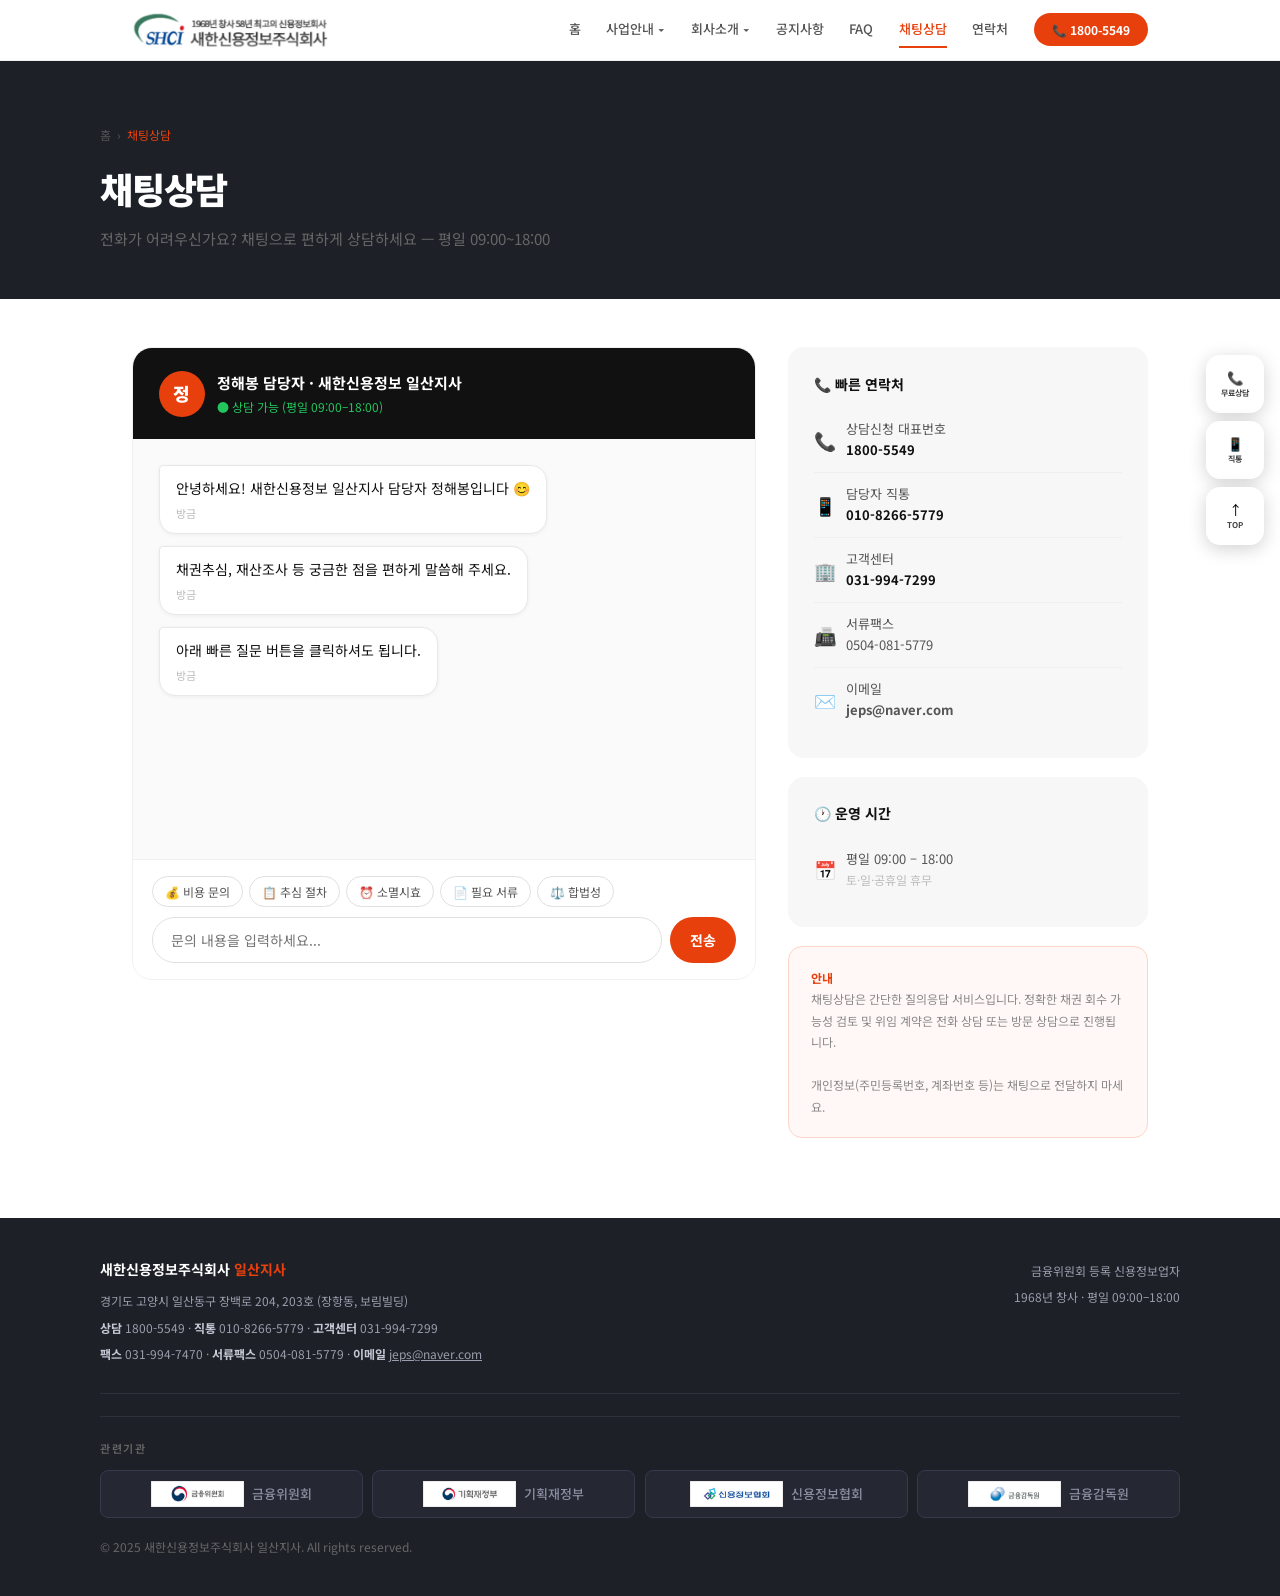
<file: pages/chat.html>
﻿<!DOCTYPE html>
<html lang="ko">
<head>
<meta charset="UTF-8">
<meta name="viewport" content="width=device-width, initial-scale=1.0">
<title>채팅상담 | 새한신용정보 일산지사</title>
<meta name="description" content="새한신용정보 일산지사 비대면 채팅상담 — 전화 없이 채팅으로 편하게 상담.">
<link rel="stylesheet" href="../css/common.css">
<style>
.chat-page-wrap{display:grid;grid-template-columns:1fr 360px;gap:2rem;align-items:start;}
.chat-main{background:#fff;border-radius:20px;border:1.5px solid #f0f0f0;overflow:hidden;}
.chat-page-header{background:#111;padding:1.4rem 1.6rem;display:flex;align-items:center;gap:12px;}
.chat-page-av{width:46px;height:46px;background:#e8400c;border-radius:50%;display:flex;align-items:center;justify-content:center;font-size:18px;font-weight:900;color:#fff;flex-shrink:0;}
.chat-page-name{font-size:15px;font-weight:700;color:#fff;}
.chat-page-status{font-size:12px;color:#22c55e;margin-top:2px;}
.chat-page-msgs{padding:1.6rem;display:flex;flex-direction:column;gap:12px;min-height:420px;max-height:480px;overflow-y:auto;background:#fafafa;}
.chat-page-msg{max-width:78%;padding:11px 16px;border-radius:16px;font-size:14px;line-height:1.65;}
.chat-page-msg.bot{background:#fff;color:#111;border-radius:4px 16px 16px 16px;align-self:flex-start;border:1px solid #e8e8e8;box-shadow:0 1px 4px rgba(0,0,0,0.05);}
.chat-page-msg.user{background:#111;color:#fff;border-radius:16px 4px 16px 16px;align-self:flex-end;}
.chat-page-msg.bot .msg-time{font-size:11px;color:#bbb;margin-top:4px;}
.chat-page-msg.user .msg-time{font-size:11px;color:#666;margin-top:4px;text-align:right;}
.chat-input-area{padding:1rem 1.2rem;border-top:1px solid #f0f0f0;background:#fff;}
.chat-quick-btns{display:flex;gap:6px;flex-wrap:wrap;margin-bottom:10px;}
.chat-quick-btn{padding:6px 12px;border-radius:20px;border:1.5px solid #e0e0e0;font-size:12px;font-family:'Noto Sans KR',sans-serif;color:#555;background:#fff;cursor:pointer;transition:all 0.15s;white-space:nowrap;}
.chat-quick-btn:hover{border-color:#e8400c;color:#e8400c;}
.chat-input-row{display:flex;gap:8px;}
.chat-page-input{flex:1;padding:12px 18px;border:1.5px solid #e0e0e0;border-radius:50px;font-size:14px;font-family:'Noto Sans KR',sans-serif;outline:none;}
.chat-page-input:focus{border-color:#111;}
.chat-page-send{background:#e8400c;color:#fff;border:none;border-radius:50px;padding:12px 20px;font-size:14px;font-weight:700;font-family:'Noto Sans KR',sans-serif;cursor:pointer;transition:background 0.2s;white-space:nowrap;}
.chat-page-send:hover{background:#c73208;}
.chat-side{display:flex;flex-direction:column;gap:1.2rem;}
.chat-info-card{background:#f7f7f7;border-radius:16px;padding:1.6rem;}
.chat-info-card h3{font-size:14px;font-weight:700;color:#111;margin-bottom:0.8rem;}
.chat-info-item{display:flex;align-items:center;gap:10px;padding:0.7rem 0;border-bottom:1px solid #efefef;font-size:13px;color:#555;}
.chat-info-item:last-child{border-bottom:none;}
.chat-info-item .ci-icon{font-size:18px;flex-shrink:0;}
.chat-info-item a{color:#111;text-decoration:none;font-weight:700;}
.chat-info-item a:hover{color:#e8400c;}
.chat-notice{background:#fff8f6;border:1.5px solid #fbd5c8;border-radius:14px;padding:1.2rem 1.4rem;font-size:12px;color:#888;line-height:1.8;}
.chat-notice strong{color:#e8400c;}
@media(max-width:768px){.chat-page-wrap{grid-template-columns:1fr;}}
</style>
</head>
<body>

<div class="quick-menu">
  <button class="quick-btn qb-call" onclick="window.open('tel:010-8266-5779')"><span class="q-icon">📞</span><span class="q-label">무료상담</span></button>
  <button class="quick-btn qb-direct" onclick="window.open('tel:010-8266-5779')"><span class="q-icon">📱</span><span class="q-label">직통</span></button>
  <button class="quick-btn qb-top" onclick="window.scrollTo({top:0,behavior:'smooth'})"><span class="q-icon">↑</span><span class="q-label">TOP</span></button>
</div>

<nav>
  <div class="nav-top">
    <a class="nav-logo" href="../index.html"><img src="../images/logo.png" alt="새한신용정보주식회사" style="height:auto;max-height:52px;width:auto;max-width:200px;object-fit:contain;display:block;"></a>
    <div class="nav-right">
      <ul class="nav-links">
        <li><a href="../index.html">홈</a></li>
        <li><a href="collection.html">사업안내 ▾</a><div class="dropdown"><a href="collection.html">채권추심</a><a href="credit.html">재산·신용조사</a></div></li>
        <li><a href="about.html">회사소개 ▾</a><div class="dropdown"><a href="about.html">대표이사 인사말</a><a href="about.html#history">회사연혁</a><a href="about.html#vision">VISION</a><a href="about.html#map">오시는길</a></div></li>
        <li><a href="notice.html">공지사항</a></li>
        <li><a href="faq.html">FAQ</a></li>
        <li><a href="chat.html" class="active">채팅상담</a></li>
        <li><a href="contact.html">연락처</a></li>
      </ul>
      <button class="nav-call" onclick="window.open('tel:010-8266-5779')">📞 1800-5549</button>
    </div>
  </div>
</nav>

<div class="page-header">
  <div class="page-header-in">
    <div class="page-breadcrumb"><a href="../index.html" style="color:#555;text-decoration:none;">홈</a> <span>›</span> <span class="cur">채팅상담</span></div>
    <h1>채팅상담</h1>
    <p>전화가 어려우신가요? 채팅으로 편하게 상담하세요 — 평일 09:00~18:00</p>
  </div>
</div>

<div class="content">
  <div class="chat-page-wrap">

    <div class="chat-main">
      <div class="chat-page-header">
        <div class="chat-page-av">정</div>
        <div>
          <div class="chat-page-name">정해봉 담당자 · 새한신용정보 일산지사</div>
          <div class="chat-page-status">● 상담 가능 (평일 09:00–18:00)</div>
        </div>
      </div>
      <div class="chat-page-msgs" id="chatMsgs">
        <div class="chat-page-msg bot">안녕하세요! 새한신용정보 일산지사 담당자 정해봉입니다 😊<div class="msg-time">방금</div></div>
        <div class="chat-page-msg bot">채권추심, 재산조사 등 궁금한 점을 편하게 말씀해 주세요.<div class="msg-time">방금</div></div>
        <div class="chat-page-msg bot">아래 빠른 질문 버튼을 클릭하셔도 됩니다.<div class="msg-time">방금</div></div>
      </div>
      <div class="chat-input-area">
        <div class="chat-quick-btns">
          <button class="chat-quick-btn" onclick="quickSend('상담 비용이 궁금합니다')">💰 비용 문의</button>
          <button class="chat-quick-btn" onclick="quickSend('추심 절차를 알고 싶습니다')">📋 추심 절차</button>
          <button class="chat-quick-btn" onclick="quickSend('소멸시효가 걱정됩니다')">⏰ 소멸시효</button>
          <button class="chat-quick-btn" onclick="quickSend('필요한 서류가 무엇인가요?')">📄 필요 서류</button>
          <button class="chat-quick-btn" onclick="quickSend('합법적인 추심인지 궁금합니다')">⚖️ 합법성</button>
        </div>
        <div class="chat-input-row">
          <input class="chat-page-input" id="chatInput" type="text" placeholder="문의 내용을 입력하세요..." onkeydown="if(event.key==='Enter')sendMsg()">
          <button class="chat-page-send" onclick="sendMsg()">전송</button>
        </div>
      </div>
    </div>

    <div class="chat-side">
      <div class="chat-info-card">
        <h3>📞 빠른 연락처</h3>
        <div class="chat-info-item"><span class="ci-icon">📞</span><div>상담신청 대표번호<br><a href="tel:010-8266-5779">1800-5549</a></div></div>
        <div class="chat-info-item"><span class="ci-icon">📱</span><div>담당자 직통<br><a href="tel:010-8266-5779">010-8266-5779</a></div></div>
        <div class="chat-info-item"><span class="ci-icon">🏢</span><div>고객센터<br><a href="tel:031-994-7299">031-994-7299</a></div></div>
        <div class="chat-info-item"><span class="ci-icon">📠</span><div>서류팩스<br>0504-081-5779</div></div>
        <div class="chat-info-item"><span class="ci-icon">✉️</span><div>이메일<br><a href="mailto:jeps@naver.com" style="color:inherit;">jeps@naver.com</a></div></div>
      </div>

      <div class="chat-info-card">
        <h3>🕐 운영 시간</h3>
        <div class="chat-info-item"><span class="ci-icon">📅</span><div>평일 09:00 – 18:00<br><span style="color:#bbb;font-size:12px;">토·일·공휴일 휴무</span></div></div>
      </div>

      <div class="chat-notice">
        <strong>안내</strong><br>
        채팅상담은 간단한 질의응답 서비스입니다. 정확한 채권 회수 가능성 검토 및 위임 계약은 전화 상담 또는 방문 상담으로 진행됩니다.<br><br>
        개인정보(주민등록번호, 계좌번호 등)는 채팅으로 전달하지 마세요.
      </div>
    </div>

  </div>
</div>

<footer>
  <div class="footer-in">
    <div class="footer-top">
      <div><div class="footer-brand">새한신용정보주식회사 <span>일산지사</span></div><div class="footer-info">경기도 고양시 일산동구 장백로 204, 203호 (장항동, 보림빌딩)<br><strong>상담</strong> 1800-5549 · <strong>직통</strong> 010-8266-5779 · <strong>고객센터</strong> 031-994-7299<br><strong>팩스</strong> 031-994-7470 · <strong>서류팩스</strong> 0504-081-5779 · <strong>이메일</strong> <a href="mailto:jeps@naver.com" style="color:inherit;">jeps@naver.com</a></div></div>
      <div><div class="footer-info" style="text-align:right;">금융위원회 등록 신용정보업자<br>1968년 창사 · 평일 09:00–18:00</div></div>
    </div>
    <div class="footer-orgs">
      <div class="footer-orgs-title">관련기관</div>
      <div class="footer-org-list">
        <a class="footer-org-link" href="https://www.fsc.go.kr" target="_blank" rel="noopener"><img src="../images/org-fsc.png" alt="금융위원회"><span>금융위원회</span></a>
        <a class="footer-org-link" href="https://www.moef.go.kr" target="_blank" rel="noopener"><img src="../images/org-moef.png" alt="기획재정부"><span>기획재정부</span></a>
        <a class="footer-org-link" href="https://www.cica.or.kr" target="_blank" rel="noopener"><img src="../images/org-cica.png" alt="신용정보협회"><span>신용정보협회</span></a>
        <a class="footer-org-link" href="https://www.fss.or.kr" target="_blank" rel="noopener"><img src="../images/org-fss.png" alt="금융감독원"><span>금융감독원</span></a>
      </div>
    </div>
    <div class="footer-copy">© 2025 새한신용정보주식회사 일산지사. All rights reserved.</div>
  </div>
</footer>

<script>
const replies = {
  '비용': '상담은 완전 무료입니다. 추심 수수료는 성공보수 방식으로, 채권 회수 시에만 발생합니다. 미회수 시 비용 없음. 정확한 수수료는 📞 1800-5549로 전화 주시면 안내드립니다.',
  '수수료': '추심 수수료는 성공보수 방식입니다. 회수된 금액의 일정 비율로, 미회수 시에는 비용이 발생하지 않습니다. 2024년부터 수수료에 부가세(10%) 부과.',
  '절차': '① 무료상담 → ② 위임계약 → ③ 채무자 소재 파악 → ④ 내용증명 발송 → ⑤ 직접 추심 → ⑥ 법적 절차 연계 → ⑦ 채권 회수 순으로 진행됩니다.',
  '소멸시효': '채권 종류에 따라 시효가 다릅니다. 상업채권 5년, 일반민사 10년, 판결채권 10년. 시효 완성 전 반드시 조치가 필요합니다. 지금 바로 📞 1800-5549로 상담 받으세요.',
  '서류': '기본 서류: 채권 증빙(계약서·거래명세서 등), 채무자 인적사항, 의뢰인 신분증. 자세한 목록은 📞 1800-5549로 문의하시면 안내드립니다.',
  '합법': '새한신용정보주식회사는 금융위원회에 등록된 합법 신용정보업자입니다. 채무자 인권을 보호하며 법령 테두리 안에서만 추심합니다.',
  '전국': '전국 어디든 가능합니다. 새한신용정보 전국 지사 네트워크로 채무자 위치에 관계없이 처리합니다.',
  '소액': '금액에 관계없이 상담 가능합니다. 소액일수록 소멸시효가 문제가 되므로 빠른 상담을 권장합니다.',
};
const defaultReplies = [
  '더 자세한 상담은 📞 1800-5549(무료) 또는 010-8266-5779로 전화 주시면 담당자 정해봉이 직접 답변드립니다.',
  '연락 가능한 번호를 남겨주시면 담당자가 직접 연락드리겠습니다.',
  '추심 가능 여부와 예상 수수료는 📞 1800-5549 전화 상담으로 무료로 확인하실 수 있습니다.',
  '궁금하신 점이 있으면 편하게 말씀해 주세요. 담당자 정해봉이 성실히 답변드리겠습니다.',
];
let dri = 0;

function getReply(msg) {
  for(const [k, v] of Object.entries(replies)){
    if(msg.includes(k)) return v;
  }
  return defaultReplies[dri++ % defaultReplies.length];
}

function now(){
  return new Date().toLocaleTimeString('ko-KR',{hour:'2-digit',minute:'2-digit'});
}

function addMsg(text, type){
  const box = document.getElementById('chatMsgs');
  const d = document.createElement('div');
  d.className = 'chat-page-msg ' + type;
  d.innerHTML = text + '<div class="msg-time">' + now() + '</div>';
  box.appendChild(d);
  box.scrollTop = box.scrollHeight;
}

function sendMsg(){
  const inp = document.getElementById('chatInput');
  const txt = inp.value.trim();
  if(!txt) return;
  addMsg(txt, 'user');
  inp.value = '';
  setTimeout(()=>{ addMsg(getReply(txt), 'bot'); }, 700);
}

function quickSend(txt){
  document.getElementById('chatInput').value = txt;
  sendMsg();
}
</script>
<script>
  (function(){var w=window;if(w.ChannelIO){return;}var ch=function(){ch.c(arguments);};ch.q=[];ch.c=function(args){ch.q.push(args);};w.ChannelIO=ch;function l(){if(w.ChannelIOInitialized){return;}w.ChannelIOInitialized=true;var s=document.createElement("script");s.type="text/javascript";s.async=true;s.src="https://cdn.channel.io/plugin/ch-plugin-web.js";var x=document.getElementsByTagName("script")[0];if(x.parentNode){x.parentNode.insertBefore(s,x);}}if(document.readyState==="complete"){l();}else{w.addEventListener("DOMContentLoaded",l);w.addEventListener("load",l);}})();
  ChannelIO('boot', {pluginKey: '051a4984-9c5f-41e2-873e-60fdfc117c1f'});
</script>
<script src="../js/shs-data.js"></script>
<script>SHS.applyAll();</script>
</body>
</html>
</file>
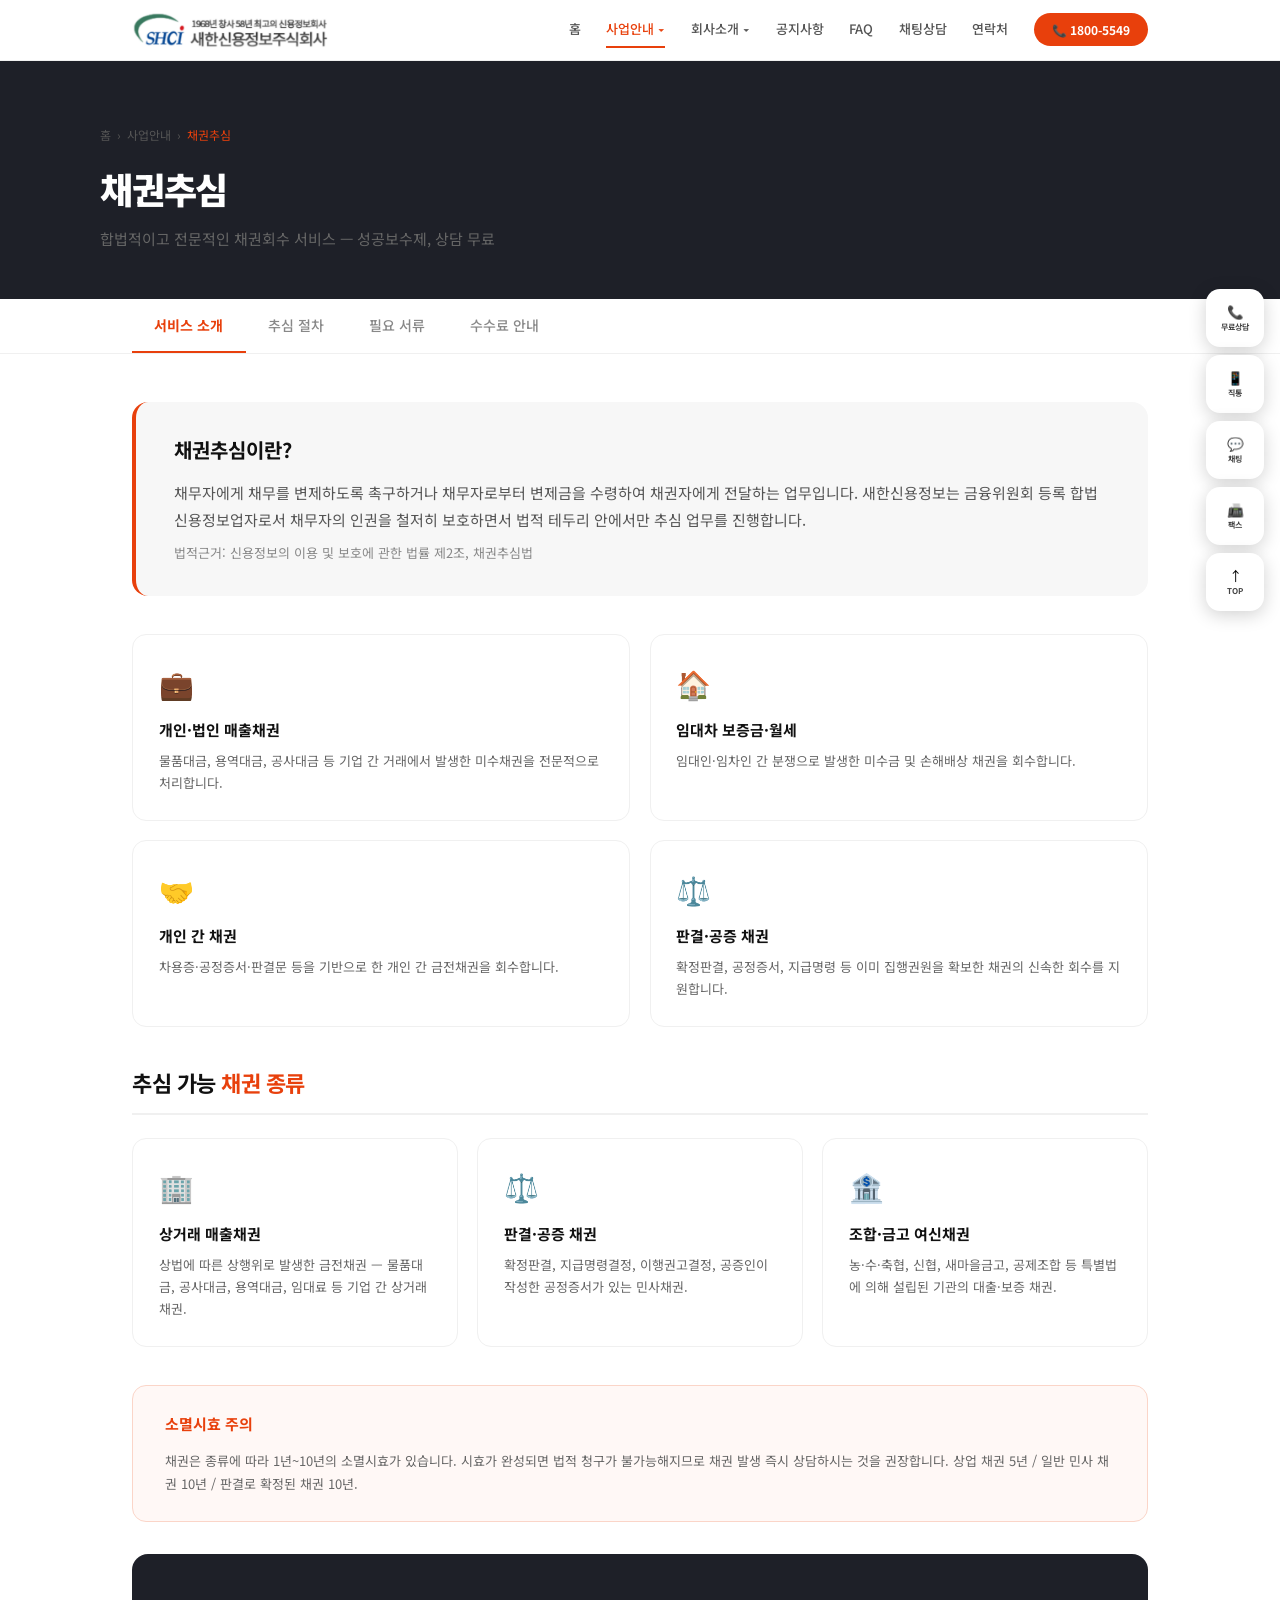
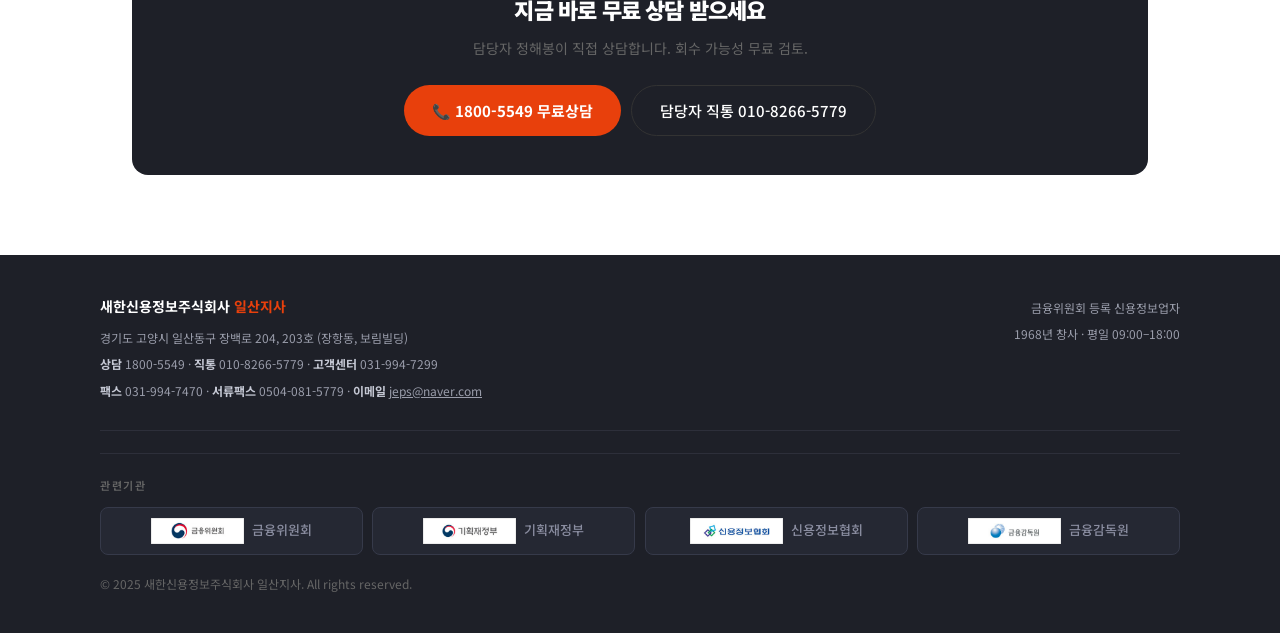
<file: pages/collection.html>
﻿<!DOCTYPE html>
<html lang="ko">
<head>
<meta charset="UTF-8">
<meta name="viewport" content="width=device-width, initial-scale=1.0">
<title>채권추심 | 새한신용정보 일산지사</title>
<meta name="description" content="새한신용정보 일산지사 채권추심 서비스 안내. 합법적이고 전문적인 채권회수 서비스.">
<link rel="stylesheet" href="../css/common.css">
</head>
<body>

<div class="quick-menu">
  <button class="quick-btn qb-call" onclick="window.open('tel:010-8266-5779')"><span class="q-icon">📞</span><span class="q-label">무료상담</span></button>
  <button class="quick-btn qb-direct" onclick="window.open('tel:010-8266-5779')"><span class="q-icon">📱</span><span class="q-label">직통</span></button>
  <button class="quick-btn qb-chat" onclick="window.open('https://open.kakao.com/o/sznuzxhi','_blank')"><span class="q-icon">💬</span><span class="q-label">채팅</span></button>
  <button class="quick-btn qb-fax" onclick="alert('서류팩스: 0504-081-5779\n고객센터팩스: 031-994-7470')"><span class="q-icon">📠</span><span class="q-label">팩스</span></button>
  <button class="quick-btn qb-top" onclick="window.scrollTo({top:0,behavior:'smooth'})"><span class="q-icon">↑</span><span class="q-label">TOP</span></button>
</div>

<nav>
  <div class="nav-top">
    <a class="nav-logo" href="../index.html"><img src="../images/logo.png" alt="새한신용정보주식회사" style="height:auto;max-height:52px;width:auto;max-width:200px;object-fit:contain;display:block;"></a>
    <div class="nav-right">
      <ul class="nav-links">
        <li><a href="../index.html">홈</a></li>
        <li><a href="collection.html" class="active">사업안내 ▾</a><div class="dropdown"><a href="collection.html" class="active">채권추심</a><a href="credit.html">재산·신용조사</a></div></li>
        <li><a href="about.html">회사소개 ▾</a><div class="dropdown"><a href="about.html">대표이사 인사말</a><a href="about.html#history">회사연혁</a><a href="about.html#vision">VISION</a><a href="about.html#map">오시는길</a></div></li>
        <li><a href="notice.html">공지사항</a></li>
        <li><a href="faq.html">FAQ</a></li>
        <li><a href="chat.html">채팅상담</a></li>
        <li><a href="contact.html">연락처</a></li>
      </ul>
      <button class="nav-call" onclick="window.open('tel:010-8266-5779')">📞 1800-5549</button>
    </div>
  </div>
</nav>

<div class="page-header">
  <div class="page-header-in">
    <div class="page-breadcrumb"><a href="../index.html" style="color:#555;text-decoration:none;">홈</a> <span>›</span> <span>사업안내</span> <span>›</span> <span class="cur">채권추심</span></div>
    <h1>채권추심</h1>
    <p>합법적이고 전문적인 채권회수 서비스 — 성공보수제, 상담 무료</p>
  </div>
</div>

<div class="tab-bar">
  <div class="tab-bar-in">
    <button class="tab-btn active" onclick="showTab('intro')">서비스 소개</button>
    <button class="tab-btn" onclick="showTab('process')">추심 절차</button>
    <button class="tab-btn" onclick="showTab('docs')">필요 서류</button>
    <button class="tab-btn" onclick="showTab('fee')">수수료 안내</button>
  </div>
</div>

<div class="content">

  <!-- 서비스 소개 -->
  <div class="tab-panel active" id="tab-intro">
    <div class="def-box">
      <h2>채권추심이란?</h2>
      <p>채무자에게 채무를 변제하도록 촉구하거나 채무자로부터 변제금을 수령하여 채권자에게 전달하는 업무입니다. 새한신용정보는 금융위원회 등록 합법 신용정보업자로서 채무자의 인권을 철저히 보호하면서 법적 테두리 안에서만 추심 업무를 진행합니다.</p>
      <div class="law">법적근거: 신용정보의 이용 및 보호에 관한 법률 제2조, 채권추심법</div>
    </div>

    <div class="card-grid">
      <div class="info-card">
        <div class="info-card-icon">💼</div>
        <h3>개인·법인 매출채권</h3>
        <p>물품대금, 용역대금, 공사대금 등 기업 간 거래에서 발생한 미수채권을 전문적으로 처리합니다.</p>
      </div>
      <div class="info-card">
        <div class="info-card-icon">🏠</div>
        <h3>임대차 보증금·월세</h3>
        <p>임대인·임차인 간 분쟁으로 발생한 미수금 및 손해배상 채권을 회수합니다.</p>
      </div>
      <div class="info-card">
        <div class="info-card-icon">🤝</div>
        <h3>개인 간 채권</h3>
        <p>차용증·공정증서·판결문 등을 기반으로 한 개인 간 금전채권을 회수합니다.</p>
      </div>
      <div class="info-card">
        <div class="info-card-icon">⚖️</div>
        <h3>판결·공증 채권</h3>
        <p>확정판결, 공정증서, 지급명령 등 이미 집행권원을 확보한 채권의 신속한 회수를 지원합니다.</p>
      </div>
    </div>

    <div class="content-title" style="margin-top:2rem;">추심 가능 <span>채권 종류</span></div>
    <div class="card-grid" style="grid-template-columns:repeat(3,1fr);">
      <div class="info-card">
        <div class="info-card-icon">🏢</div>
        <h3>상거래 매출채권</h3>
        <p>상법에 따른 상행위로 발생한 금전채권 — 물품대금, 공사대금, 용역대금, 임대료 등 기업 간 상거래 채권.</p>
      </div>
      <div class="info-card">
        <div class="info-card-icon">⚖️</div>
        <h3>판결·공증 채권</h3>
        <p>확정판결, 지급명령결정, 이행권고결정, 공증인이 작성한 공정증서가 있는 민사채권.</p>
      </div>
      <div class="info-card">
        <div class="info-card-icon">🏦</div>
        <h3>조합·금고 여신채권</h3>
        <p>농·수·축협, 신협, 새마을금고, 공제조합 등 특별법에 의해 설립된 기관의 대출·보증 채권.</p>
      </div>
    </div>

    <div class="notice-box">
      <h3>소멸시효 주의</h3>
      <p>채권은 종류에 따라 1년~10년의 소멸시효가 있습니다. 시효가 완성되면 법적 청구가 불가능해지므로 채권 발생 즉시 상담하시는 것을 권장합니다. 상업 채권 5년 / 일반 민사 채권 10년 / 판결로 확정된 채권 10년.</p>
    </div>

    <div class="cta-box">
      <h3>지금 바로 무료 상담 받으세요</h3>
      <p>담당자 정해봉이 직접 상담합니다. 회수 가능성 무료 검토.</p>
      <div class="cta-box-btns">
        <button class="btn-red" onclick="window.open('tel:010-8266-5779')">📞 1800-5549 무료상담</button>
        <button class="btn-outline" onclick="window.open('tel:010-8266-5779')">담당자 직통 010-8266-5779</button>
      </div>
    </div>
  </div>

  <!-- 추심 절차 -->
  <div class="tab-panel" id="tab-process">
    <div class="content-title">추심 <span>진행 절차</span></div>
    <div class="process-list">
      <div class="process-item"><div class="process-num">1</div><div class="process-content"><h3>무료 상담 접수</h3><p>전화(1800-5549) 또는 채팅으로 채권 내용, 금액, 채무자 정보 등을 상담합니다. 회수 가능성과 예상 수수료를 안내합니다.</p></div></div>
      <div class="process-item"><div class="process-num">2</div><div class="process-content"><h3>위임 계약 체결</h3><p>추심 위임 계약서 작성 및 필요 서류를 제출합니다. 계약은 성공보수 방식으로, 미회수 시 비용이 발생하지 않습니다.</p></div></div>
      <div class="process-item"><div class="process-num">3</div><div class="process-content"><h3>채무자 소재 파악</h3><p>채무자의 현재 주소, 직장, 재산 현황 등을 합법적인 방법으로 조사합니다.</p></div></div>
      <div class="process-item"><div class="process-num">4</div><div class="process-content"><h3>내용증명 발송</h3><p>채무변제를 촉구하는 내용증명 우편을 발송합니다. 이 과정에서 채무자가 자발적으로 변제하는 경우가 많습니다.</p></div></div>
      <div class="process-item"><div class="process-num">5</div><div class="process-content"><h3>직접 접촉 추심</h3><p>채무자에게 직접 연락하여 변제를 촉구합니다. 법에서 허용하는 범위 내에서만 진행합니다.</p></div></div>
      <div class="process-item"><div class="process-num">6</div><div class="process-content"><h3>법적 절차 연계</h3><p>내용증명 및 직접 추심에도 변제가 이루어지지 않는 경우 지급명령, 소송, 강제집행 등 법적 절차를 안내합니다.</p></div></div>
      <div class="process-item"><div class="process-num">7</div><div class="process-content"><h3>채권 회수 완료</h3><p>변제금을 수령하여 위임인(채권자)에게 전달합니다. 수수료는 회수 금액에서 정산합니다.</p></div></div>
    </div>

    <div class="cta-box">
      <h3>절차가 궁금하신가요?</h3>
      <p>담당자 정해봉이 단계별로 자세히 설명해 드립니다.</p>
      <div class="cta-box-btns">
        <button class="btn-red" onclick="window.open('tel:010-8266-5779')">📞 무료 상담</button>
        <button class="btn-outline" onclick="window.open('https://open.kakao.com/o/sznuzxhi','_blank')">💬 채팅 상담</button>
      </div>
    </div>
  </div>

  <!-- 필요 서류 -->
  <div class="tab-panel" id="tab-docs">
    <div class="content-title">추심 의뢰 시 <span>필요 서류</span></div>

    <div class="def-box">
      <h2>기본 서류 (공통)</h2>
      <p>아래 서류 중 보유하신 것들을 최대한 준비해 주세요. 일부 서류가 없어도 상담은 가능합니다.</p>
    </div>

    <ul class="doc-list">
      <li>채권·채무 관계를 증명하는 서류 (계약서, 거래명세서, 세금계산서, 차용증 등)</li>
      <li>채무자 인적사항 (성명, 주민등록번호 또는 사업자번호, 주소)</li>
      <li>채무 발생 경위 및 금액이 기재된 서면</li>
      <li>채무 독촉 내역 (문자, 이메일, 내용증명 등 있으면 첨부)</li>
      <li>위임인(채권자) 신분증 사본</li>
    </ul>

    <div class="content-title" style="margin-top:2.4rem;">판결·공증 채권 <span>추가 서류</span></div>
    <ul class="doc-list">
      <li>확정판결문 정본</li>
      <li>지급명령 결정문 (확정된 경우)</li>
      <li>공정증서 (집행문 부여된 경우)</li>
      <li>채무자 재산 조사 결과 (있는 경우)</li>
    </ul>

    <div class="notice-box">
      <h3>서류 제출 방법</h3>
      <p>방문, 팩스, 이메일 중 편리한 방법으로 제출하실 수 있습니다.<br>
      <strong>서류팩스</strong> 0504-081-5779 &nbsp;|&nbsp; <strong>이메일</strong> <a href="mailto:jeps@naver.com" style="color:inherit;">jeps@naver.com</a><br>
      방문 시: 경기도 고양시 일산동구 장백로 204, 203호 (보림빌딩) — 평일 09:00~18:00</p>
    </div>

    <div class="cta-box">
      <h3>서류 준비가 어려우세요?</h3>
      <p>먼저 전화 주시면 어떤 서류가 필요한지 안내해 드립니다.</p>
      <div class="cta-box-btns">
        <button class="btn-red" onclick="window.open('tel:010-8266-5779')">📞 1800-5549 전화 상담</button>
      </div>
    </div>

    <!-- 법령 상세 토글 -->
    <div style="margin-top:2rem;">
      <button onclick="toggleLaw(this)" style="width:100%;display:flex;align-items:center;justify-content:space-between;padding:1rem 1.4rem;background:#f7f7f7;border:1.5px solid #e8eaf0;border-radius:12px;font-size:14px;font-weight:700;color:#333;cursor:pointer;font-family:'Noto Sans KR',sans-serif;">
        <span>📋 추심대상 채권 및 추심업무영역 (법령 상세)</span>
        <span class="law-arrow" style="font-size:12px;transition:transform 0.3s;">▼</span>
      </button>
      <div class="law-detail" style="display:none;border:1.5px solid #e8eaf0;border-top:none;border-radius:0 0 12px 12px;padding:2rem;background:#fff;">

        <h3 style="font-size:16px;font-weight:800;color:#1a3c6e;margin-bottom:1.2rem;padding-bottom:0.6rem;border-bottom:2px solid #e8eaf0;">추심대상 채권</h3>

        <div style="margin-bottom:1.6rem;">
          <h4 style="font-size:14px;font-weight:700;color:#111;margin-bottom:0.5rem;">1. 상법에 따른 상행위로 생긴 금전채권</h4>
          <p style="font-size:13px;color:#555;padding-left:1rem;">기업의 상거래에 따라 발생한 채권</p>
        </div>

        <div style="margin-bottom:1.6rem;">
          <h4 style="font-size:14px;font-weight:700;color:#111;margin-bottom:0.5rem;">2. 판결 등 권원(權原)이 인정된 민사채권</h4>
          <ul style="font-size:13px;color:#555;padding-left:1.8rem;line-height:2.2;">
            <li>법원의 확정판결을 받은 채권</li>
            <li>법원으로부터 이행권고결정문 또는 지급명령결정을 받은 채권</li>
            <li>합동법률사무소 등 공증인이 작성한 공정증서가 있는 채권</li>
          </ul>
          <p style="font-size:12px;color:#888;margin-top:0.6rem;padding-left:1rem;">※ [신용정보의 이용 및 보호에 관한 법률 제2조 11항] 전부 개정('09.4.1)에 따라 '09년 10월 2일부터 민사채권 추심 위임 가능</p>
        </div>

        <div style="margin-bottom:2rem;">
          <h4 style="font-size:14px;font-weight:700;color:#111;margin-bottom:0.5rem;">3. 특별법에 의하여 설립된 조합·공제조합·금고 등의 금전채권</h4>
          <p style="font-size:13px;color:#555;padding-left:1rem;">농·수·축협, 산림조합, 신협, 새마을금고, 버스·택시·건설 공제조합 및 그 중앙회·연합회 등 다른 법률에서 신용정보회사에 대한 채권추심의 위탁을 허용한 채권</p>
        </div>

        <h3 style="font-size:16px;font-weight:800;color:#1a3c6e;margin-bottom:1.2rem;padding-bottom:0.6rem;border-bottom:2px solid #e8eaf0;">추심업무영역</h3>

        <div style="margin-bottom:1.4rem;">
          <h4 style="font-size:14px;font-weight:700;color:#111;margin-bottom:0.5rem;">상법 제46조 (기본적 상행위)</h4>
          <p style="font-size:13px;color:#555;line-height:1.9;">상법상의 상행위란 상법 제46조·47조에서 규정하고 있는, 영리를 위하여 일정한 행위를 계속적·반복적으로 행하는 영업적 상행위와 상인 자격에서 행하는 보조적 상행위를 말합니다.</p>
        </div>

        <div style="margin-bottom:1.4rem;">
          <h4 style="font-size:14px;font-weight:700;color:#111;margin-bottom:0.8rem;">상행위의 종류</h4>
          <ul style="font-size:13px;color:#555;padding-left:1.4rem;line-height:2.1;columns:2;gap:1rem;">
            <li>동산·부동산·유가증권 등의 매매</li>
            <li>동산·부동산·유가증권 등의 임대차</li>
            <li>제조·가공 또는 수선에 관한 행위</li>
            <li>전기·전파·가스·물의 공급</li>
            <li>작업 또는 노무의 도급 인수</li>
            <li>출판·인쇄·촬영에 관한 행위</li>
            <li>광고·통신·정보에 관한 행위</li>
            <li>수신·여신·환 기타 금융거래</li>
            <li>운송의 인수</li>
            <li>임치의 인수</li>
            <li>신탁의 인수</li>
            <li>보험</li>
            <li>광물·토석 채취에 관한 행위</li>
            <li>영업상 채권의 매입·회수에 관한 행위</li>
          </ul>
        </div>

        <div>
          <h4 style="font-size:14px;font-weight:700;color:#111;margin-bottom:0.5rem;">상법 제47조 (보조적 상행위)</h4>
          <p style="font-size:13px;color:#555;line-height:1.9;">상인이 영업을 위하여 하는 행위는 상행위로 봅니다. 상인의 행위는 영업을 위하여 하는 것으로 추정합니다.</p>
        </div>

      </div>
    </div>
  </div>

  <!-- 수수료 안내 -->
  <div class="tab-panel" id="tab-fee">
    <div class="content-title">수수료 <span>안내</span></div>

    <div class="def-box">
      <h2>성공보수 방식 — 미회수 시 비용 없음</h2>
      <p>채권 회수에 성공한 경우에만 수수료가 발생합니다. 상담은 완전 무료이며, 회수가 되지 않으면 의뢰인에게 어떠한 비용도 청구하지 않습니다.</p>
    </div>

    <div class="card-grid">
      <div class="info-card">
        <div class="info-card-icon">✅</div>
        <h3>상담</h3>
        <p>무료. 전화·채팅 상담 모두 비용 없음.</p>
      </div>
      <div class="info-card">
        <div class="info-card-icon">📝</div>
        <h3>위임 계약</h3>
        <p>계약 시 비용 없음. 계약서 작성만으로 의뢰 시작 가능.</p>
      </div>
      <div class="info-card">
        <div class="info-card-icon">💰</div>
        <h3>추심 수수료</h3>
        <p>회수된 금액의 일정 비율로 성공보수 지급. 비율은 채권 종류·금액에 따라 상담 시 안내.</p>
      </div>
      <div class="info-card">
        <div class="info-card-icon">🚫</div>
        <h3>미회수 시</h3>
        <p>채권 회수에 실패하면 수수료 없음. 발생한 실비(등기비용 등)는 별도 협의.</p>
      </div>
    </div>

    <div class="notice-box">
      <h3>부가가치세 안내</h3>
      <p>2024년 이후 채권추심 수수료에 대한 부가가치세 면제 적용이 종료되었습니다. 수수료에 부가가치세(10%)가 부과됩니다. 자세한 내용은 상담 시 안내해 드립니다.</p>
    </div>

    <div class="cta-box">
      <h3>정확한 수수료는 상담으로 확인하세요</h3>
      <p>채권 내용에 따라 다르므로 담당자 정해봉이 직접 안내해 드립니다.</p>
      <div class="cta-box-btns">
        <button class="btn-red" onclick="window.open('tel:010-8266-5779')">📞 무료 상담</button>
        <button class="btn-outline" onclick="window.open('https://open.kakao.com/o/sznuzxhi','_blank')">💬 채팅 문의</button>
      </div>
    </div>
  </div>

</div>

<footer>
  <div class="footer-in">
    <div class="footer-top">
      <div><div class="footer-brand">새한신용정보주식회사 <span>일산지사</span></div><div class="footer-info">경기도 고양시 일산동구 장백로 204, 203호 (장항동, 보림빌딩)<br><strong>상담</strong> 1800-5549 · <strong>직통</strong> 010-8266-5779 · <strong>고객센터</strong> 031-994-7299<br><strong>팩스</strong> 031-994-7470 · <strong>서류팩스</strong> 0504-081-5779 · <strong>이메일</strong> <a href="mailto:jeps@naver.com" style="color:inherit;">jeps@naver.com</a></div></div>
      <div><div class="footer-info" style="text-align:right;">금융위원회 등록 신용정보업자<br>1968년 창사 · 평일 09:00–18:00</div></div>
    </div>
    <div class="footer-orgs">
      <div class="footer-orgs-title">관련기관</div>
      <div class="footer-org-list">
        <a class="footer-org-link" href="https://www.fsc.go.kr" target="_blank" rel="noopener"><img src="../images/org-fsc.png" alt="금융위원회"><span>금융위원회</span></a>
        <a class="footer-org-link" href="https://www.moef.go.kr" target="_blank" rel="noopener"><img src="../images/org-moef.png" alt="기획재정부"><span>기획재정부</span></a>
        <a class="footer-org-link" href="https://www.cica.or.kr" target="_blank" rel="noopener"><img src="../images/org-cica.png" alt="신용정보협회"><span>신용정보협회</span></a>
        <a class="footer-org-link" href="https://www.fss.or.kr" target="_blank" rel="noopener"><img src="../images/org-fss.png" alt="금융감독원"><span>금융감독원</span></a>
      </div>
    </div>
    <div class="footer-copy">© 2025 새한신용정보주식회사 일산지사. All rights reserved.</div>
  </div>
</footer>

<script>
function toggleLaw(btn){
  const detail = btn.nextElementSibling;
  const arrow = btn.querySelector('.law-arrow');
  const isOpen = detail.style.display !== 'none';
  detail.style.display = isOpen ? 'none' : 'block';
  arrow.style.transform = isOpen ? '' : 'rotate(180deg)';
}
function showTab(id){
  document.querySelectorAll('.tab-panel').forEach(p=>p.classList.remove('active'));
  document.querySelectorAll('.tab-btn').forEach(b=>b.classList.remove('active'));
  document.getElementById('tab-'+id).classList.add('active');
  event.target.classList.add('active');
}
</script>
<script>
  (function(){var w=window;if(w.ChannelIO){return;}var ch=function(){ch.c(arguments);};ch.q=[];ch.c=function(args){ch.q.push(args);};w.ChannelIO=ch;function l(){if(w.ChannelIOInitialized){return;}w.ChannelIOInitialized=true;var s=document.createElement("script");s.type="text/javascript";s.async=true;s.src="https://cdn.channel.io/plugin/ch-plugin-web.js";var x=document.getElementsByTagName("script")[0];if(x.parentNode){x.parentNode.insertBefore(s,x);}}if(document.readyState==="complete"){l();}else{w.addEventListener("DOMContentLoaded",l);w.addEventListener("load",l);}})();
  ChannelIO('boot', {pluginKey: '051a4984-9c5f-41e2-873e-60fdfc117c1f'});
</script>
<script src="../js/shs-data.js"></script>
<script>SHS.applyAll();</script>
</body>
</html>
</file>
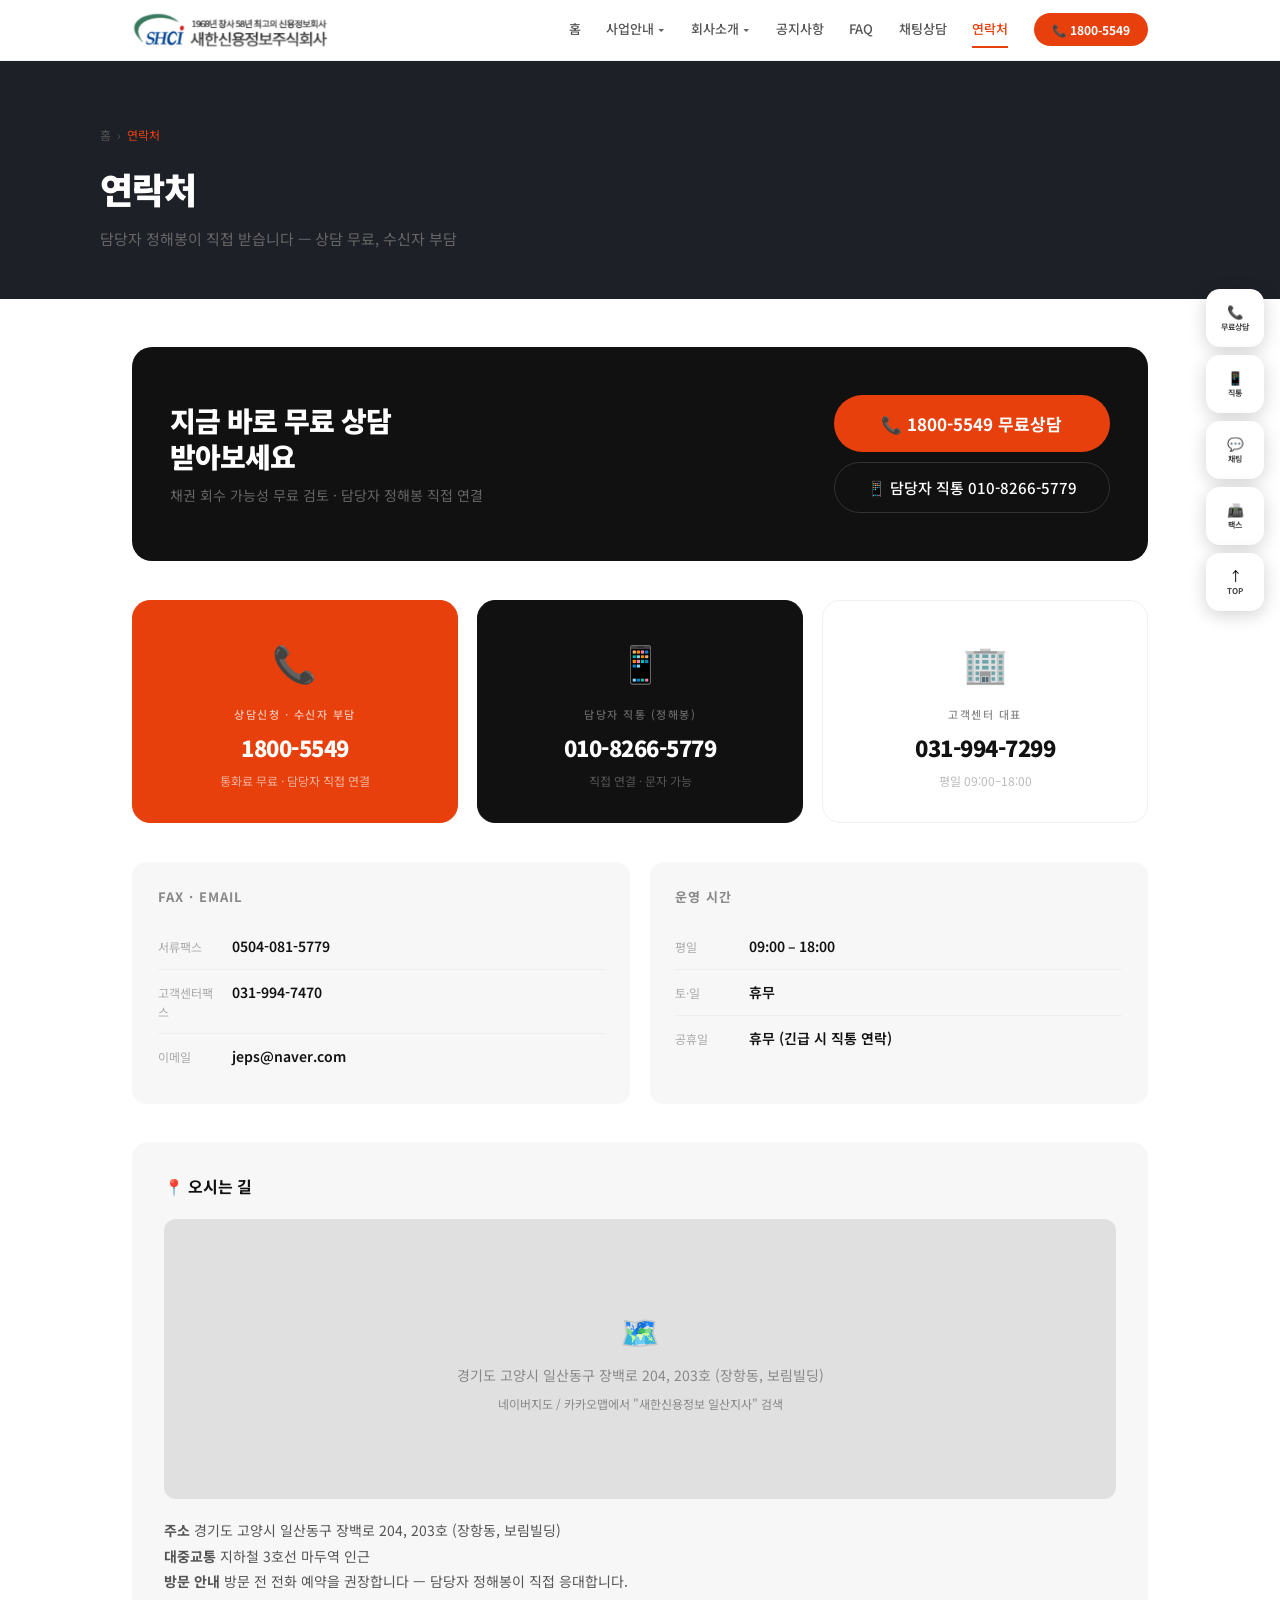
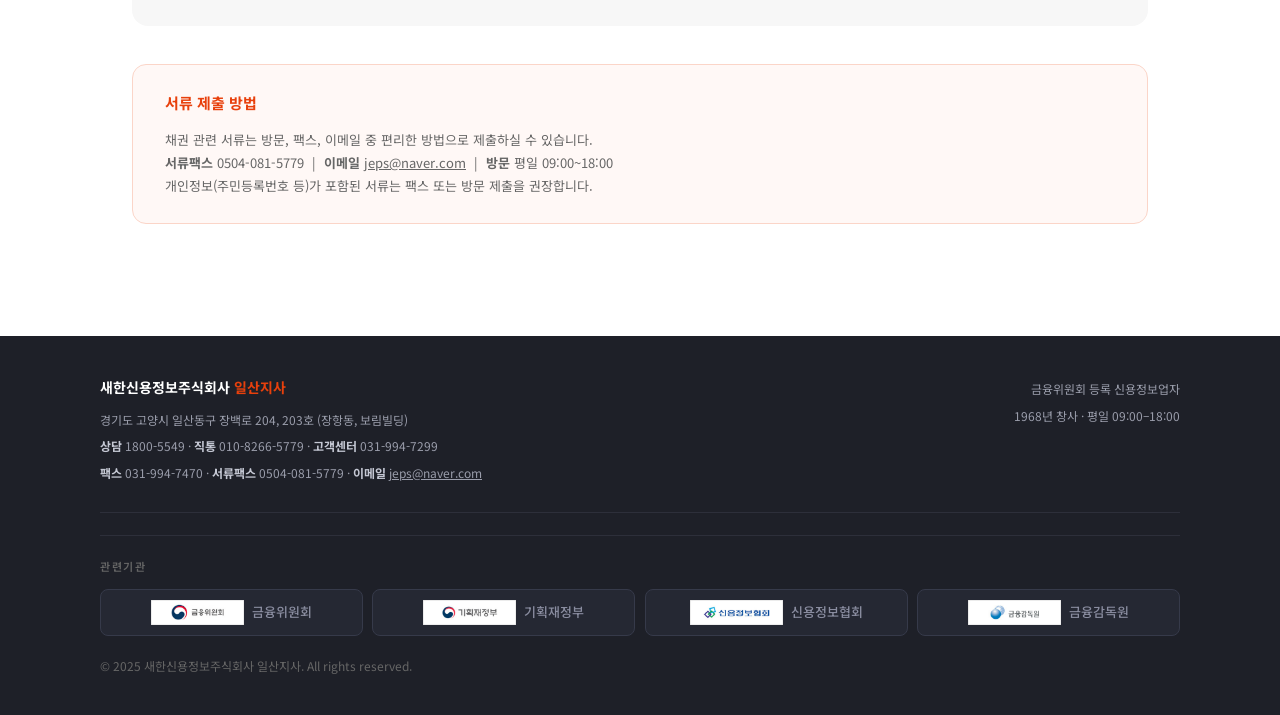
<file: pages/contact.html>
﻿<!DOCTYPE html>
<html lang="ko">
<head>
<meta charset="UTF-8">
<meta name="viewport" content="width=device-width, initial-scale=1.0">
<title>연락처 | 새한신용정보 일산지사</title>
<meta name="description" content="새한신용정보 일산지사 연락처 — 1800-5549, 010-8266-5779, 담당자 정해봉.">
<link rel="stylesheet" href="../css/common.css">
<style>
.contact-hero{background:#111;border-radius:20px;padding:3rem 2.4rem;margin-bottom:2.4rem;display:flex;align-items:center;justify-content:space-between;gap:2rem;flex-wrap:wrap;}
.contact-hero h2{font-size:28px;font-weight:900;color:#fff;letter-spacing:-1px;line-height:1.3;margin-bottom:0.6rem;}
.contact-hero p{font-size:14px;color:#666;}
.contact-hero-btns{display:flex;flex-direction:column;gap:10px;flex-shrink:0;}
.contact-grid{display:grid;grid-template-columns:repeat(3,1fr);gap:1.2rem;margin-bottom:2.4rem;}
.contact-big-card{border-radius:18px;padding:2rem 1.6rem;border:1.5px solid #f0f0f0;text-align:center;cursor:pointer;transition:all 0.2s;}
.contact-big-card:hover{border-color:#e8400c;transform:translateY(-3px);box-shadow:0 8px 24px rgba(0,0,0,0.08);}
.contact-big-card.primary{background:#e8400c;border-color:#e8400c;}
.contact-big-card.dark{background:#111;border-color:#111;}
.cb-icon{font-size:36px;margin-bottom:1rem;}
.cb-label{font-size:11px;font-weight:500;letter-spacing:1.5px;margin-bottom:6px;}
.cb-value{font-size:22px;font-weight:900;letter-spacing:-0.5px;margin-bottom:4px;}
.cb-desc{font-size:12px;margin-top:6px;}
.contact-big-card.primary .cb-label{color:rgba(255,255,255,0.7);}
.contact-big-card.primary .cb-value{color:#fff;}
.contact-big-card.primary .cb-desc{color:rgba(255,255,255,0.6);}
.contact-big-card.dark .cb-label{color:#666;}
.contact-big-card.dark .cb-value{color:#fff;}
.contact-big-card.dark .cb-desc{color:#555;}
.contact-big-card:not(.primary):not(.dark) .cb-label{color:#888;}
.contact-big-card:not(.primary):not(.dark) .cb-value{color:#111;}
.contact-big-card:not(.primary):not(.dark) .cb-desc{color:#bbb;}
.contact-detail-grid{display:grid;grid-template-columns:1fr 1fr;gap:1.2rem;margin-bottom:2.4rem;}
.contact-detail-card{background:#f7f7f7;border-radius:14px;padding:1.6rem;}
.contact-detail-card h3{font-size:13px;font-weight:700;color:#888;letter-spacing:1px;margin-bottom:1rem;}
.contact-detail-row{display:flex;gap:10px;padding:0.7rem 0;border-bottom:1px solid #efefef;align-items:baseline;}
.contact-detail-row:last-child{border-bottom:none;}
.cdr-label{font-size:12px;color:#aaa;flex-shrink:0;width:64px;}
.cdr-value{font-size:14px;font-weight:600;color:#111;}
.cdr-value a{color:#111;text-decoration:none;}
.cdr-value a:hover{color:#e8400c;}
.map-section{background:#f7f7f7;border-radius:16px;padding:2rem;margin-bottom:2.4rem;}
.map-section h3{font-size:16px;font-weight:700;color:#111;margin-bottom:1.2rem;}
.map-placeholder{background:#e0e0e0;border-radius:12px;height:280px;display:flex;flex-direction:column;align-items:center;justify-content:center;gap:8px;font-size:14px;color:#888;margin-bottom:1.2rem;}
.map-addr{font-size:14px;color:#555;line-height:1.8;}
@media(max-width:768px){.contact-grid{grid-template-columns:1fr;}.contact-detail-grid{grid-template-columns:1fr;}}
</style>
</head>
<body>

<div class="quick-menu">
  <button class="quick-btn qb-call" onclick="window.open('tel:010-8266-5779')"><span class="q-icon">📞</span><span class="q-label">무료상담</span></button>
  <button class="quick-btn qb-direct" onclick="window.open('tel:010-8266-5779')"><span class="q-icon">📱</span><span class="q-label">직통</span></button>
  <button class="quick-btn qb-chat" onclick="window.open('https://open.kakao.com/o/sznuzxhi','_blank')"><span class="q-icon">💬</span><span class="q-label">채팅</span></button>
  <button class="quick-btn qb-fax" onclick="alert('서류팩스: 0504-081-5779\n고객센터팩스: 031-994-7470')"><span class="q-icon">📠</span><span class="q-label">팩스</span></button>
  <button class="quick-btn qb-top" onclick="window.scrollTo({top:0,behavior:'smooth'})"><span class="q-icon">↑</span><span class="q-label">TOP</span></button>
</div>

<nav>
  <div class="nav-top">
    <a class="nav-logo" href="../index.html"><img src="../images/logo.png" alt="새한신용정보주식회사" style="height:auto;max-height:52px;width:auto;max-width:200px;object-fit:contain;display:block;"></a>
    <div class="nav-right">
      <ul class="nav-links">
        <li><a href="../index.html">홈</a></li>
        <li><a href="collection.html">사업안내 ▾</a><div class="dropdown"><a href="collection.html">채권추심</a><a href="credit.html">재산·신용조사</a></div></li>
        <li><a href="about.html">회사소개 ▾</a><div class="dropdown"><a href="about.html">대표이사 인사말</a><a href="about.html#history">회사연혁</a><a href="about.html#vision">VISION</a><a href="about.html#map">오시는길</a></div></li>
        <li><a href="notice.html">공지사항</a></li>
        <li><a href="faq.html">FAQ</a></li>
        <li><a href="chat.html">채팅상담</a></li>
        <li><a href="contact.html" class="active">연락처</a></li>
      </ul>
      <button class="nav-call" onclick="window.open('tel:010-8266-5779')">📞 1800-5549</button>
    </div>
  </div>
</nav>

<div class="page-header">
  <div class="page-header-in">
    <div class="page-breadcrumb"><a href="../index.html" style="color:#555;text-decoration:none;">홈</a> <span>›</span> <span class="cur">연락처</span></div>
    <h1>연락처</h1>
    <p>담당자 정해봉이 직접 받습니다 — 상담 무료, 수신자 부담</p>
  </div>
</div>

<div class="content">

  <div class="contact-hero">
    <div>
      <h2>지금 바로 무료 상담<br>받아보세요</h2>
      <p>채권 회수 가능성 무료 검토 · 담당자 정해봉 직접 연결</p>
    </div>
    <div class="contact-hero-btns">
      <button class="btn-red" style="font-size:17px;padding:16px 32px;" onclick="window.open('tel:010-8266-5779')">📞 1800-5549 무료상담</button>
      <button class="btn-outline" style="font-size:15px;padding:14px 32px;" onclick="window.open('tel:010-8266-5779')">📱 담당자 직통 010-8266-5779</button>
    </div>
  </div>

  <div class="contact-grid">
    <div class="contact-big-card primary" onclick="window.open('tel:010-8266-5779')">
      <div class="cb-icon">📞</div>
      <div class="cb-label">상담신청 · 수신자 부담</div>
      <div class="cb-value">1800-5549</div>
      <div class="cb-desc">통화료 무료 · 담당자 직접 연결</div>
    </div>
    <div class="contact-big-card dark" onclick="window.open('tel:010-8266-5779')">
      <div class="cb-icon">📱</div>
      <div class="cb-label">담당자 직통 (정해봉)</div>
      <div class="cb-value">010-8266-5779</div>
      <div class="cb-desc">직접 연결 · 문자 가능</div>
    </div>
    <div class="contact-big-card" onclick="window.open('tel:031-994-7299')">
      <div class="cb-icon">🏢</div>
      <div class="cb-label">고객센터 대표</div>
      <div class="cb-value">031-994-7299</div>
      <div class="cb-desc">평일 09:00–18:00</div>
    </div>
  </div>

  <div class="contact-detail-grid">
    <div class="contact-detail-card">
      <h3>FAX · EMAIL</h3>
      <div class="contact-detail-row"><span class="cdr-label">서류팩스</span><span class="cdr-value">0504-081-5779</span></div>
      <div class="contact-detail-row"><span class="cdr-label">고객센터팩스</span><span class="cdr-value">031-994-7470</span></div>
      <div class="contact-detail-row"><span class="cdr-label">이메일</span><span class="cdr-value"><a href="mailto:jeps@naver.com" style="color:inherit;">jeps@naver.com</a></span></div>
    </div>
    <div class="contact-detail-card">
      <h3>운영 시간</h3>
      <div class="contact-detail-row"><span class="cdr-label">평일</span><span class="cdr-value">09:00 – 18:00</span></div>
      <div class="contact-detail-row"><span class="cdr-label">토·일</span><span class="cdr-value">휴무</span></div>
      <div class="contact-detail-row"><span class="cdr-label">공휴일</span><span class="cdr-value">휴무 (긴급 시 직통 연락)</span></div>
    </div>
  </div>

  <div class="map-section">
    <h3>📍 오시는 길</h3>
    <div class="map-placeholder">
      <span style="font-size:32px;">🗺️</span>
      <span>경기도 고양시 일산동구 장백로 204, 203호 (보림빌딩)</span>
      <span style="font-size:12px;">네이버지도 / 카카오맵에서 "새한신용정보 일산지사" 검색</span>
    </div>
    <div class="map-addr">
      <strong>주소</strong> 경기도 고양시 일산동구 장백로 204, 203호 (장항동, 보림빌딩)<br>
      <strong>대중교통</strong> 지하철 3호선 마두역 인근<br>
      <strong>방문 안내</strong> 방문 전 전화 예약을 권장합니다 — 담당자 정해봉이 직접 응대합니다.
    </div>
  </div>

  <div class="notice-box">
    <h3>서류 제출 방법</h3>
    <p>채권 관련 서류는 방문, 팩스, 이메일 중 편리한 방법으로 제출하실 수 있습니다.<br>
    <strong>서류팩스</strong> 0504-081-5779 &nbsp;|&nbsp; <strong>이메일</strong> <a href="mailto:jeps@naver.com" style="color:inherit;">jeps@naver.com</a> &nbsp;|&nbsp; <strong>방문</strong> 평일 09:00~18:00<br>
    개인정보(주민등록번호 등)가 포함된 서류는 팩스 또는 방문 제출을 권장합니다.</p>
  </div>

</div>

<footer>
  <div class="footer-in">
    <div class="footer-top">
      <div><div class="footer-brand">새한신용정보주식회사 <span>일산지사</span></div><div class="footer-info">경기도 고양시 일산동구 장백로 204, 203호 (장항동, 보림빌딩)<br><strong>상담</strong> 1800-5549 · <strong>직통</strong> 010-8266-5779 · <strong>고객센터</strong> 031-994-7299<br><strong>팩스</strong> 031-994-7470 · <strong>서류팩스</strong> 0504-081-5779 · <strong>이메일</strong> <a href="mailto:jeps@naver.com" style="color:inherit;">jeps@naver.com</a></div></div>
      <div><div class="footer-info" style="text-align:right;">금융위원회 등록 신용정보업자<br>1968년 창사 · 평일 09:00–18:00</div></div>
    </div>
    <div class="footer-orgs">
      <div class="footer-orgs-title">관련기관</div>
      <div class="footer-org-list">
        <a class="footer-org-link" href="https://www.fsc.go.kr" target="_blank" rel="noopener"><img src="../images/org-fsc.png" alt="금융위원회"><span>금융위원회</span></a>
        <a class="footer-org-link" href="https://www.moef.go.kr" target="_blank" rel="noopener"><img src="../images/org-moef.png" alt="기획재정부"><span>기획재정부</span></a>
        <a class="footer-org-link" href="https://www.cica.or.kr" target="_blank" rel="noopener"><img src="../images/org-cica.png" alt="신용정보협회"><span>신용정보협회</span></a>
        <a class="footer-org-link" href="https://www.fss.or.kr" target="_blank" rel="noopener"><img src="../images/org-fss.png" alt="금융감독원"><span>금융감독원</span></a>
      </div>
    </div>
    <div class="footer-copy">© 2025 새한신용정보주식회사 일산지사. All rights reserved.</div>
  </div>
</footer>
<script>
  (function(){var w=window;if(w.ChannelIO){return;}var ch=function(){ch.c(arguments);};ch.q=[];ch.c=function(args){ch.q.push(args);};w.ChannelIO=ch;function l(){if(w.ChannelIOInitialized){return;}w.ChannelIOInitialized=true;var s=document.createElement("script");s.type="text/javascript";s.async=true;s.src="https://cdn.channel.io/plugin/ch-plugin-web.js";var x=document.getElementsByTagName("script")[0];if(x.parentNode){x.parentNode.insertBefore(s,x);}}if(document.readyState==="complete"){l();}else{w.addEventListener("DOMContentLoaded",l);w.addEventListener("load",l);}})();
  ChannelIO('boot', {pluginKey: '051a4984-9c5f-41e2-873e-60fdfc117c1f'});
</script>
<script src="../js/shs-data.js"></script>
<script>SHS.applyAll();</script>
</body>
</html>
</file>
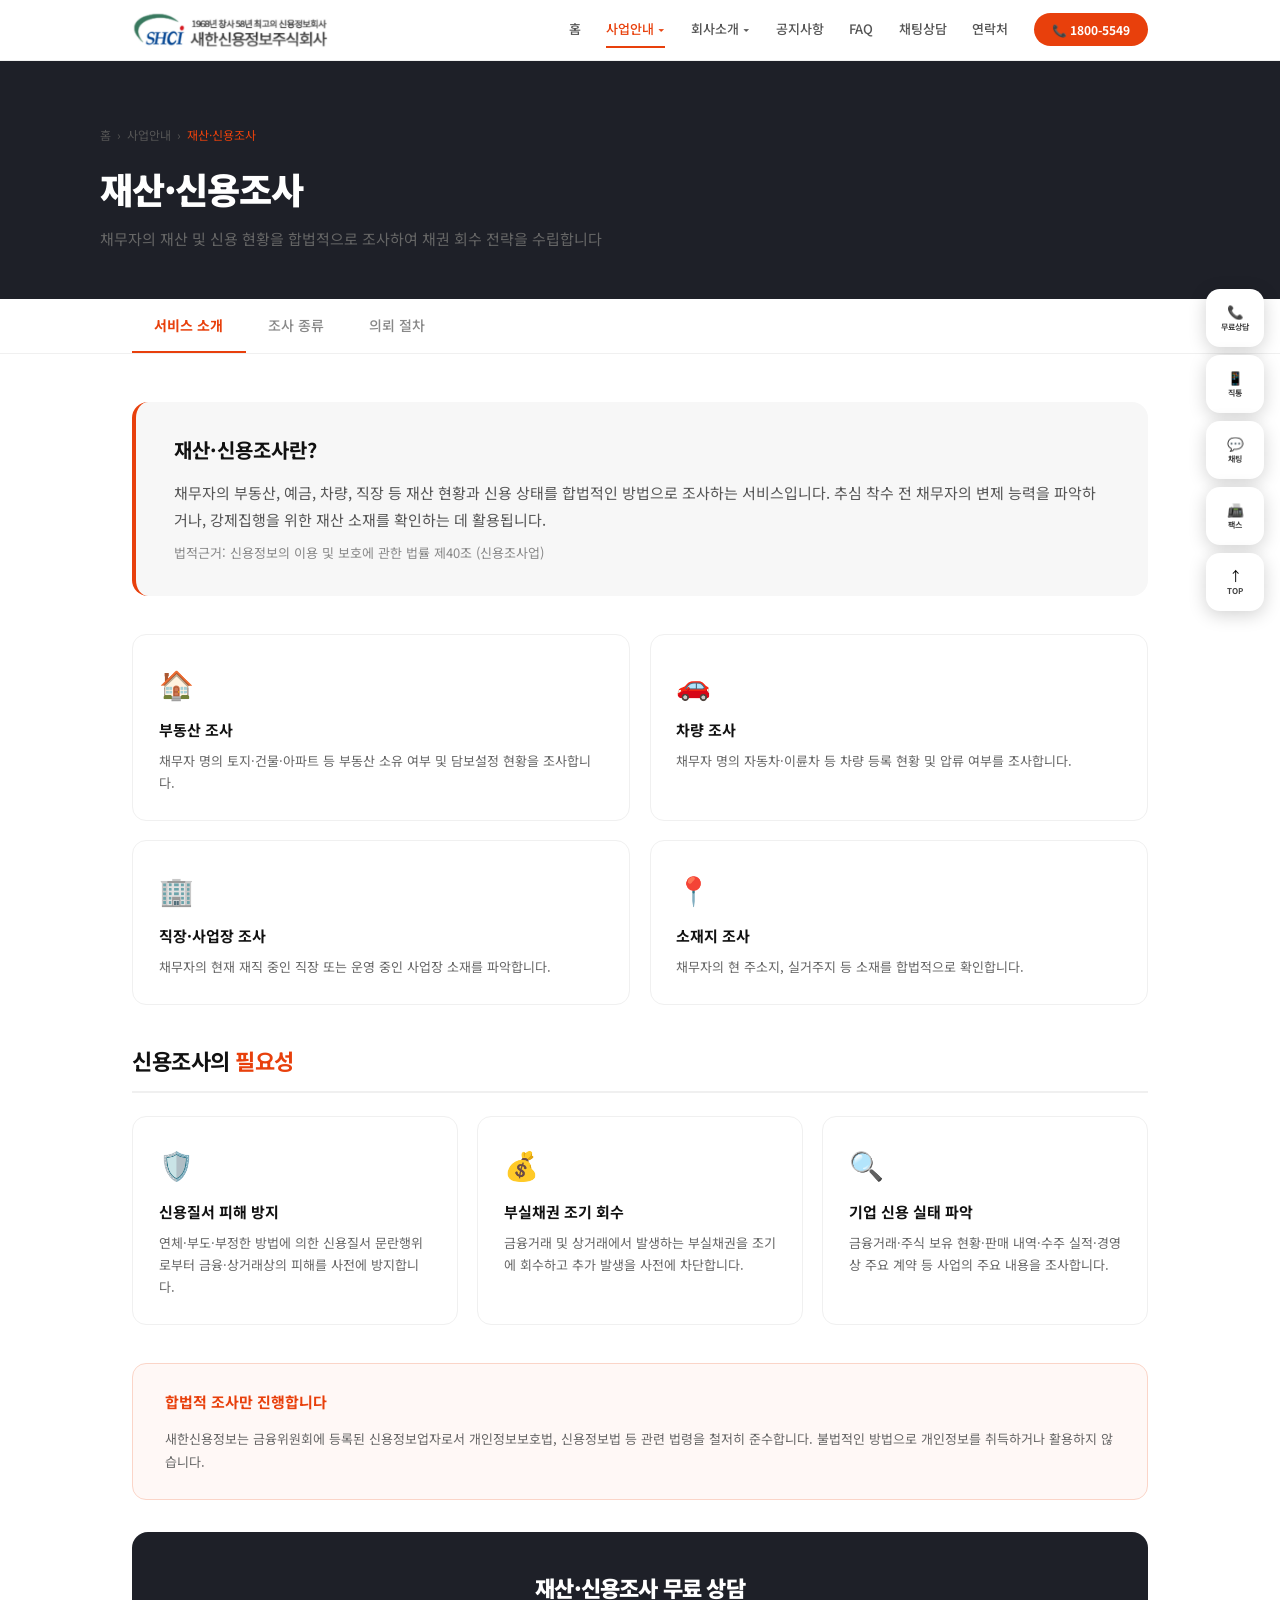
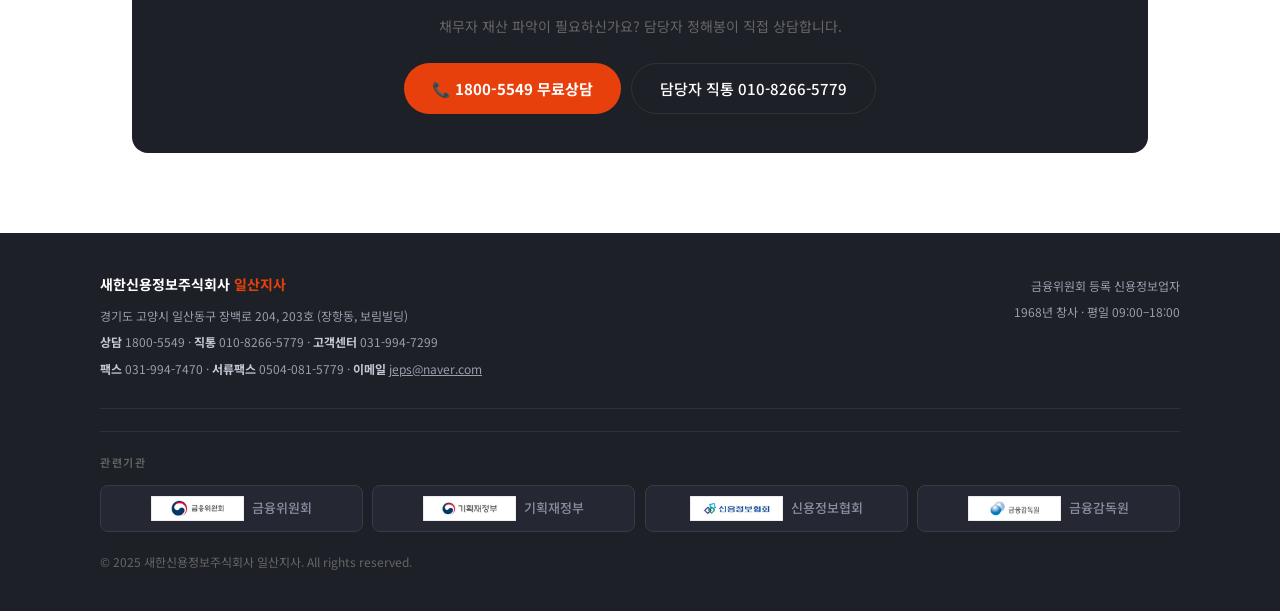
<file: pages/credit.html>
﻿<!DOCTYPE html>
<html lang="ko">
<head>
<meta charset="UTF-8">
<meta name="viewport" content="width=device-width, initial-scale=1.0">
<title>재산·신용조사 | 새한신용정보 일산지사</title>
<meta name="description" content="새한신용정보 일산지사 재산·신용조사 서비스 안내.">
<link rel="stylesheet" href="../css/common.css">
</head>
<body>

<div class="quick-menu">
  <button class="quick-btn qb-call" onclick="window.open('tel:010-8266-5779')"><span class="q-icon">📞</span><span class="q-label">무료상담</span></button>
  <button class="quick-btn qb-direct" onclick="window.open('tel:010-8266-5779')"><span class="q-icon">📱</span><span class="q-label">직통</span></button>
  <button class="quick-btn qb-chat" onclick="window.open('https://open.kakao.com/o/sznuzxhi','_blank')"><span class="q-icon">💬</span><span class="q-label">채팅</span></button>
  <button class="quick-btn qb-fax" onclick="alert('서류팩스: 0504-081-5779\n고객센터팩스: 031-994-7470')"><span class="q-icon">📠</span><span class="q-label">팩스</span></button>
  <button class="quick-btn qb-top" onclick="window.scrollTo({top:0,behavior:'smooth'})"><span class="q-icon">↑</span><span class="q-label">TOP</span></button>
</div>

<nav>
  <div class="nav-top">
    <a class="nav-logo" href="../index.html"><img src="../images/logo.png" alt="새한신용정보주식회사" style="height:auto;max-height:52px;width:auto;max-width:200px;object-fit:contain;display:block;"></a>
    <div class="nav-right">
      <ul class="nav-links">
        <li><a href="../index.html">홈</a></li>
        <li><a href="collection.html" class="active">사업안내 ▾</a><div class="dropdown"><a href="collection.html">채권추심</a><a href="credit.html" class="active">재산·신용조사</a></div></li>
        <li><a href="about.html">회사소개 ▾</a><div class="dropdown"><a href="about.html">대표이사 인사말</a><a href="about.html#history">회사연혁</a><a href="about.html#vision">VISION</a><a href="about.html#map">오시는길</a></div></li>
        <li><a href="notice.html">공지사항</a></li>
        <li><a href="faq.html">FAQ</a></li>
        <li><a href="chat.html">채팅상담</a></li>
        <li><a href="contact.html">연락처</a></li>
      </ul>
      <button class="nav-call" onclick="window.open('tel:010-8266-5779')">📞 1800-5549</button>
    </div>
  </div>
</nav>

<div class="page-header">
  <div class="page-header-in">
    <div class="page-breadcrumb"><a href="../index.html" style="color:#555;text-decoration:none;">홈</a> <span>›</span> <span>사업안내</span> <span>›</span> <span class="cur">재산·신용조사</span></div>
    <h1>재산·신용조사</h1>
    <p>채무자의 재산 및 신용 현황을 합법적으로 조사하여 채권 회수 전략을 수립합니다</p>
  </div>
</div>

<div class="tab-bar">
  <div class="tab-bar-in">
    <button class="tab-btn active" onclick="showTab('intro')">서비스 소개</button>
    <button class="tab-btn" onclick="showTab('type')">조사 종류</button>
    <button class="tab-btn" onclick="showTab('process')">의뢰 절차</button>
  </div>
</div>

<div class="content">

  <div class="tab-panel active" id="tab-intro">
    <div class="def-box">
      <h2>재산·신용조사란?</h2>
      <p>채무자의 부동산, 예금, 차량, 직장 등 재산 현황과 신용 상태를 합법적인 방법으로 조사하는 서비스입니다. 추심 착수 전 채무자의 변제 능력을 파악하거나, 강제집행을 위한 재산 소재를 확인하는 데 활용됩니다.</p>
      <div class="law">법적근거: 신용정보의 이용 및 보호에 관한 법률 제40조 (신용조사업)</div>
    </div>

    <div class="card-grid">
      <div class="info-card">
        <div class="info-card-icon">🏠</div>
        <h3>부동산 조사</h3>
        <p>채무자 명의 토지·건물·아파트 등 부동산 소유 여부 및 담보설정 현황을 조사합니다.</p>
      </div>
      <div class="info-card">
        <div class="info-card-icon">🚗</div>
        <h3>차량 조사</h3>
        <p>채무자 명의 자동차·이륜차 등 차량 등록 현황 및 압류 여부를 조사합니다.</p>
      </div>
      <div class="info-card">
        <div class="info-card-icon">🏢</div>
        <h3>직장·사업장 조사</h3>
        <p>채무자의 현재 재직 중인 직장 또는 운영 중인 사업장 소재를 파악합니다.</p>
      </div>
      <div class="info-card">
        <div class="info-card-icon">📍</div>
        <h3>소재지 조사</h3>
        <p>채무자의 현 주소지, 실거주지 등 소재를 합법적으로 확인합니다.</p>
      </div>
    </div>

    <div class="content-title" style="margin-top:2rem;">신용조사의 <span>필요성</span></div>
    <div class="card-grid" style="grid-template-columns:repeat(3,1fr);">
      <div class="info-card">
        <div class="info-card-icon">🛡️</div>
        <h3>신용질서 피해 방지</h3>
        <p>연체·부도·부정한 방법에 의한 신용질서 문란행위로부터 금융·상거래상의 피해를 사전에 방지합니다.</p>
      </div>
      <div class="info-card">
        <div class="info-card-icon">💰</div>
        <h3>부실채권 조기 회수</h3>
        <p>금융거래 및 상거래에서 발생하는 부실채권을 조기에 회수하고 추가 발생을 사전에 차단합니다.</p>
      </div>
      <div class="info-card">
        <div class="info-card-icon">🔍</div>
        <h3>기업 신용 실태 파악</h3>
        <p>금융거래·주식 보유 현황·판매 내역·수주 실적·경영상 주요 계약 등 사업의 주요 내용을 조사합니다.</p>
      </div>
    </div>

    <div class="notice-box">
      <h3>합법적 조사만 진행합니다</h3>
      <p>새한신용정보는 금융위원회에 등록된 신용정보업자로서 개인정보보호법, 신용정보법 등 관련 법령을 철저히 준수합니다. 불법적인 방법으로 개인정보를 취득하거나 활용하지 않습니다.</p>
    </div>

    <div class="cta-box">
      <h3>재산·신용조사 무료 상담</h3>
      <p>채무자 재산 파악이 필요하신가요? 담당자 정해봉이 직접 상담합니다.</p>
      <div class="cta-box-btns">
        <button class="btn-red" onclick="window.open('tel:010-8266-5779')">📞 1800-5549 무료상담</button>
        <button class="btn-outline" onclick="window.open('tel:010-8266-5779')">담당자 직통 010-8266-5779</button>
      </div>
    </div>
  </div>

  <div class="tab-panel" id="tab-type">
    <div class="content-title">조사 <span>종류별 안내</span></div>

    <div class="process-list">
      <div class="process-item">
        <div class="process-num">①</div>
        <div class="process-content">
          <h3>재산조사 (부동산·차량·금융재산)</h3>
          <p>강제집행이 가능한 채무자 명의 재산을 특정합니다. 법원의 강제집행 신청 전 재산 소재 파악에 필수적입니다. 부동산 등기, 차량 등록, 예금 조회 등을 포함합니다.</p>
        </div>
      </div>
      <div class="process-item">
        <div class="process-num">②</div>
        <div class="process-content">
          <h3>신용조사 (변제 능력 파악)</h3>
          <p>채무자의 현재 신용 상태, 다른 채무 현황, 변제 능력 등을 종합적으로 파악합니다. 추심 전략 수립 및 분할 변제 협의에 활용됩니다.</p>
        </div>
      </div>
      <div class="process-item">
        <div class="process-num">③</div>
        <div class="process-content">
          <h3>소재지 조사 (주소 확인)</h3>
          <p>내용증명 반송, 연락 두절 등으로 채무자 소재를 알 수 없을 때 현재 거주지 또는 사업장 소재를 파악합니다.</p>
        </div>
      </div>
      <div class="process-item">
        <div class="process-num">④</div>
        <div class="process-content">
          <h3>직장·소득 조사</h3>
          <p>채무자의 현재 직장 또는 소득원을 파악합니다. 급여 채권 압류 등 법적 절차에 활용됩니다.</p>
        </div>
      </div>
    </div>

    <div class="cta-box">
      <h3>어떤 조사가 필요하신가요?</h3>
      <p>상황에 맞는 조사 방법을 상담을 통해 안내해 드립니다.</p>
      <div class="cta-box-btns">
        <button class="btn-red" onclick="window.open('tel:010-8266-5779')">📞 무료 상담</button>
        <button class="btn-outline" onclick="window.open('https://open.kakao.com/o/sznuzxhi','_blank')">💬 채팅 문의</button>
      </div>
    </div>
  </div>

  <div class="tab-panel" id="tab-process">
    <div class="content-title">의뢰 <span>절차</span></div>
    <div class="process-list">
      <div class="process-item"><div class="process-num">1</div><div class="process-content"><h3>상담 접수</h3><p>전화 또는 채팅으로 조사 목적과 채무자 기본 정보를 안내합니다.</p></div></div>
      <div class="process-item"><div class="process-num">2</div><div class="process-content"><h3>재산·신용조사 의뢰 계약 체결</h3><p>재산·신용조사 의뢰 계약서 작성, 필요 서류 제출 및 수수료 결제가 진행됩니다. 단, 채권추심 위임계약 건은 재산·신용조사 비용을 협의하여 후불로 진행할 수 있습니다.</p></div></div>
      <div class="process-item"><div class="process-num">3</div><div class="process-content"><h3>조사 진행</h3><p>합법적 방법으로 조사를 진행합니다. 통상 수일~2주 소요.</p></div></div>
      <div class="process-item"><div class="process-num">4</div><div class="process-content"><h3>결과 보고</h3><p>조사 결과를 서면으로 보고합니다. 결과에 따른 추심 전략도 함께 안내합니다.</p></div></div>
    </div>
    <div class="notice-box">
      <h3>필요 서류</h3>
      <ul style="font-size:13px;color:#666;line-height:2.2;list-style:none;padding:0;margin:0;">
        <li>📄 <strong>채무자 정보</strong> — 성명, 주민등록번호(또는 사업자번호), 마지막으로 알고 있는 주소</li>
        <li>🪪 <strong>의뢰인 서류</strong> — 신분증 사본</li>
        <li>⚖️ <strong>채권 증빙 서류</strong> — 판결문, 지급명령, 공정증서 등 집행권원 사본 (상거래 채권은 원인 서류)</li>
      </ul>
    </div>
    <div class="cta-box">
      <h3>조사 의뢰하기</h3>
      <p>담당자 정해봉이 직접 안내해 드립니다.</p>
      <div class="cta-box-btns">
        <button class="btn-red" onclick="window.open('tel:010-8266-5779')">📞 1800-5549</button>
        <button class="btn-outline" onclick="window.open('tel:010-8266-5779')">010-8266-5779</button>
      </div>
    </div>

    <!-- 상세 조사 내용 토글 -->
    <div style="margin-top:2rem;">
      <button onclick="toggleLaw(this)" style="width:100%;display:flex;align-items:center;justify-content:space-between;padding:1rem 1.4rem;background:#f7f7f7;border:1.5px solid #e8eaf0;border-radius:12px;font-size:14px;font-weight:700;color:#333;cursor:pointer;font-family:'Noto Sans KR',sans-serif;">
        <span>📋 주요 조사 내용 및 신용조사 업무 범위 (상세)</span>
        <span class="law-arrow" style="font-size:12px;transition:transform 0.3s;">▼</span>
      </button>
      <div class="law-detail" style="display:none;border:1.5px solid #e8eaf0;border-top:none;border-radius:0 0 12px 12px;padding:2rem;background:#fff;">

        <h3 style="font-size:16px;font-weight:800;color:#1a3c6e;margin-bottom:1.2rem;padding-bottom:0.6rem;border-bottom:2px solid #e8eaf0;">주요 조사 내용</h3>

        <div style="overflow-x:auto;margin-bottom:2rem;">
          <table style="width:100%;border-collapse:collapse;font-size:13px;">
            <thead>
              <tr>
                <th style="background:#1a3c6e;color:#fff;padding:10px 14px;text-align:left;width:100px;">구분</th>
                <th style="background:#1a3c6e;color:#fff;padding:10px 14px;text-align:left;width:140px;">항목</th>
                <th style="background:#1a3c6e;color:#fff;padding:10px 14px;text-align:left;">세부 내용</th>
              </tr>
            </thead>
            <tbody>
              <tr>
                <td rowspan="3" style="padding:10px 14px;border:1px solid #e8eaf0;font-weight:700;vertical-align:top;background:#f7f9ff;">개인사업자</td>
                <td style="padding:10px 14px;border:1px solid #e8eaf0;font-weight:600;">인적 사항</td>
                <td style="padding:10px 14px;border:1px solid #e8eaf0;color:#555;line-height:1.8;">조사 대상자 · 주소지 변동 사항 · 직업 정보 현황</td>
              </tr>
              <tr>
                <td style="padding:10px 14px;border:1px solid #e8eaf0;font-weight:600;">재무 현황</td>
                <td style="padding:10px 14px;border:1px solid #e8eaf0;color:#555;line-height:1.8;">자동차 소유 현황 · 신용(금융)거래 내역 및 참고 사항</td>
              </tr>
              <tr>
                <td style="padding:10px 14px;border:1px solid #e8eaf0;font-weight:600;">종합 의견</td>
                <td style="padding:10px 14px;border:1px solid #e8eaf0;color:#555;">종합 검토 및 분석</td>
              </tr>
              <tr>
                <td rowspan="3" style="padding:10px 14px;border:1px solid #e8eaf0;font-weight:700;vertical-align:top;background:#f7f9ff;">법인사업자</td>
                <td style="padding:10px 14px;border:1px solid #e8eaf0;font-weight:600;">기업체 현황</td>
                <td style="padding:10px 14px;border:1px solid #e8eaf0;color:#555;line-height:1.8;">개요(연혁·주주·관계회사) · 영업 현황 · 임원진 현황 · 재무 현황</td>
              </tr>
              <tr>
                <td style="padding:10px 14px;border:1px solid #e8eaf0;font-weight:600;">재무 현황</td>
                <td style="padding:10px 14px;border:1px solid #e8eaf0;color:#555;line-height:1.8;">차량 등 동산 소유 및 시세 현황 · 신용(금융)거래 내역 및 참고 사항</td>
              </tr>
              <tr>
                <td style="padding:10px 14px;border:1px solid #e8eaf0;font-weight:600;">종합 의견</td>
                <td style="padding:10px 14px;border:1px solid #e8eaf0;color:#555;">종합 검토 및 분석</td>
              </tr>
            </tbody>
          </table>
        </div>

        <h3 style="font-size:16px;font-weight:800;color:#1a3c6e;margin-bottom:1rem;padding-bottom:0.6rem;border-bottom:2px solid #e8eaf0;">신용조사의 주요업무</h3>
        <ul style="font-size:13px;color:#555;padding-left:1.4rem;line-height:2.4;">
          <li>상거래 상의 개인 및 법인에 대한 사전·사후 신용정보 조사</li>
          <li>부실채권 사전 예방을 위한 개인 및 법인에 대한 신용정보 조사</li>
          <li>신용불량자에 대한 신용조사</li>
          <li>채무자의 변제 능력 조사</li>
          <li>소송 전후 채권 확보를 위한 신용조사</li>
        </ul>

      </div>
    </div>
  </div>

</div>

<footer>
  <div class="footer-in">
    <div class="footer-top">
      <div><div class="footer-brand">새한신용정보주식회사 <span>일산지사</span></div><div class="footer-info">경기도 고양시 일산동구 장백로 204, 203호 (장항동, 보림빌딩)<br><strong>상담</strong> 1800-5549 · <strong>직통</strong> 010-8266-5779 · <strong>고객센터</strong> 031-994-7299<br><strong>팩스</strong> 031-994-7470 · <strong>서류팩스</strong> 0504-081-5779 · <strong>이메일</strong> <a href="mailto:jeps@naver.com" style="color:inherit;">jeps@naver.com</a></div></div>
      <div><div class="footer-info" style="text-align:right;">금융위원회 등록 신용정보업자<br>1968년 창사 · 평일 09:00–18:00</div></div>
    </div>
    <div class="footer-orgs">
      <div class="footer-orgs-title">관련기관</div>
      <div class="footer-org-list">
        <a class="footer-org-link" href="https://www.fsc.go.kr" target="_blank" rel="noopener"><img src="../images/org-fsc.png" alt="금융위원회"><span>금융위원회</span></a>
        <a class="footer-org-link" href="https://www.moef.go.kr" target="_blank" rel="noopener"><img src="../images/org-moef.png" alt="기획재정부"><span>기획재정부</span></a>
        <a class="footer-org-link" href="https://www.cica.or.kr" target="_blank" rel="noopener"><img src="../images/org-cica.png" alt="신용정보협회"><span>신용정보협회</span></a>
        <a class="footer-org-link" href="https://www.fss.or.kr" target="_blank" rel="noopener"><img src="../images/org-fss.png" alt="금융감독원"><span>금융감독원</span></a>
      </div>
    </div>
    <div class="footer-copy">© 2025 새한신용정보주식회사 일산지사. All rights reserved.</div>
  </div>
</footer>

<script>
function toggleLaw(btn){
  const detail = btn.nextElementSibling;
  const arrow = btn.querySelector('.law-arrow');
  const isOpen = detail.style.display !== 'none';
  detail.style.display = isOpen ? 'none' : 'block';
  arrow.style.transform = isOpen ? '' : 'rotate(180deg)';
}
function showTab(id){
  document.querySelectorAll('.tab-panel').forEach(p=>p.classList.remove('active'));
  document.querySelectorAll('.tab-btn').forEach(b=>b.classList.remove('active'));
  document.getElementById('tab-'+id).classList.add('active');
  event.target.classList.add('active');
}
</script>
<script>
  (function(){var w=window;if(w.ChannelIO){return;}var ch=function(){ch.c(arguments);};ch.q=[];ch.c=function(args){ch.q.push(args);};w.ChannelIO=ch;function l(){if(w.ChannelIOInitialized){return;}w.ChannelIOInitialized=true;var s=document.createElement("script");s.type="text/javascript";s.async=true;s.src="https://cdn.channel.io/plugin/ch-plugin-web.js";var x=document.getElementsByTagName("script")[0];if(x.parentNode){x.parentNode.insertBefore(s,x);}}if(document.readyState==="complete"){l();}else{w.addEventListener("DOMContentLoaded",l);w.addEventListener("load",l);}})();
  ChannelIO('boot', {pluginKey: '051a4984-9c5f-41e2-873e-60fdfc117c1f'});
</script>
<script src="../js/shs-data.js"></script>
<script>SHS.applyAll();</script>
</body>
</html>
</file>
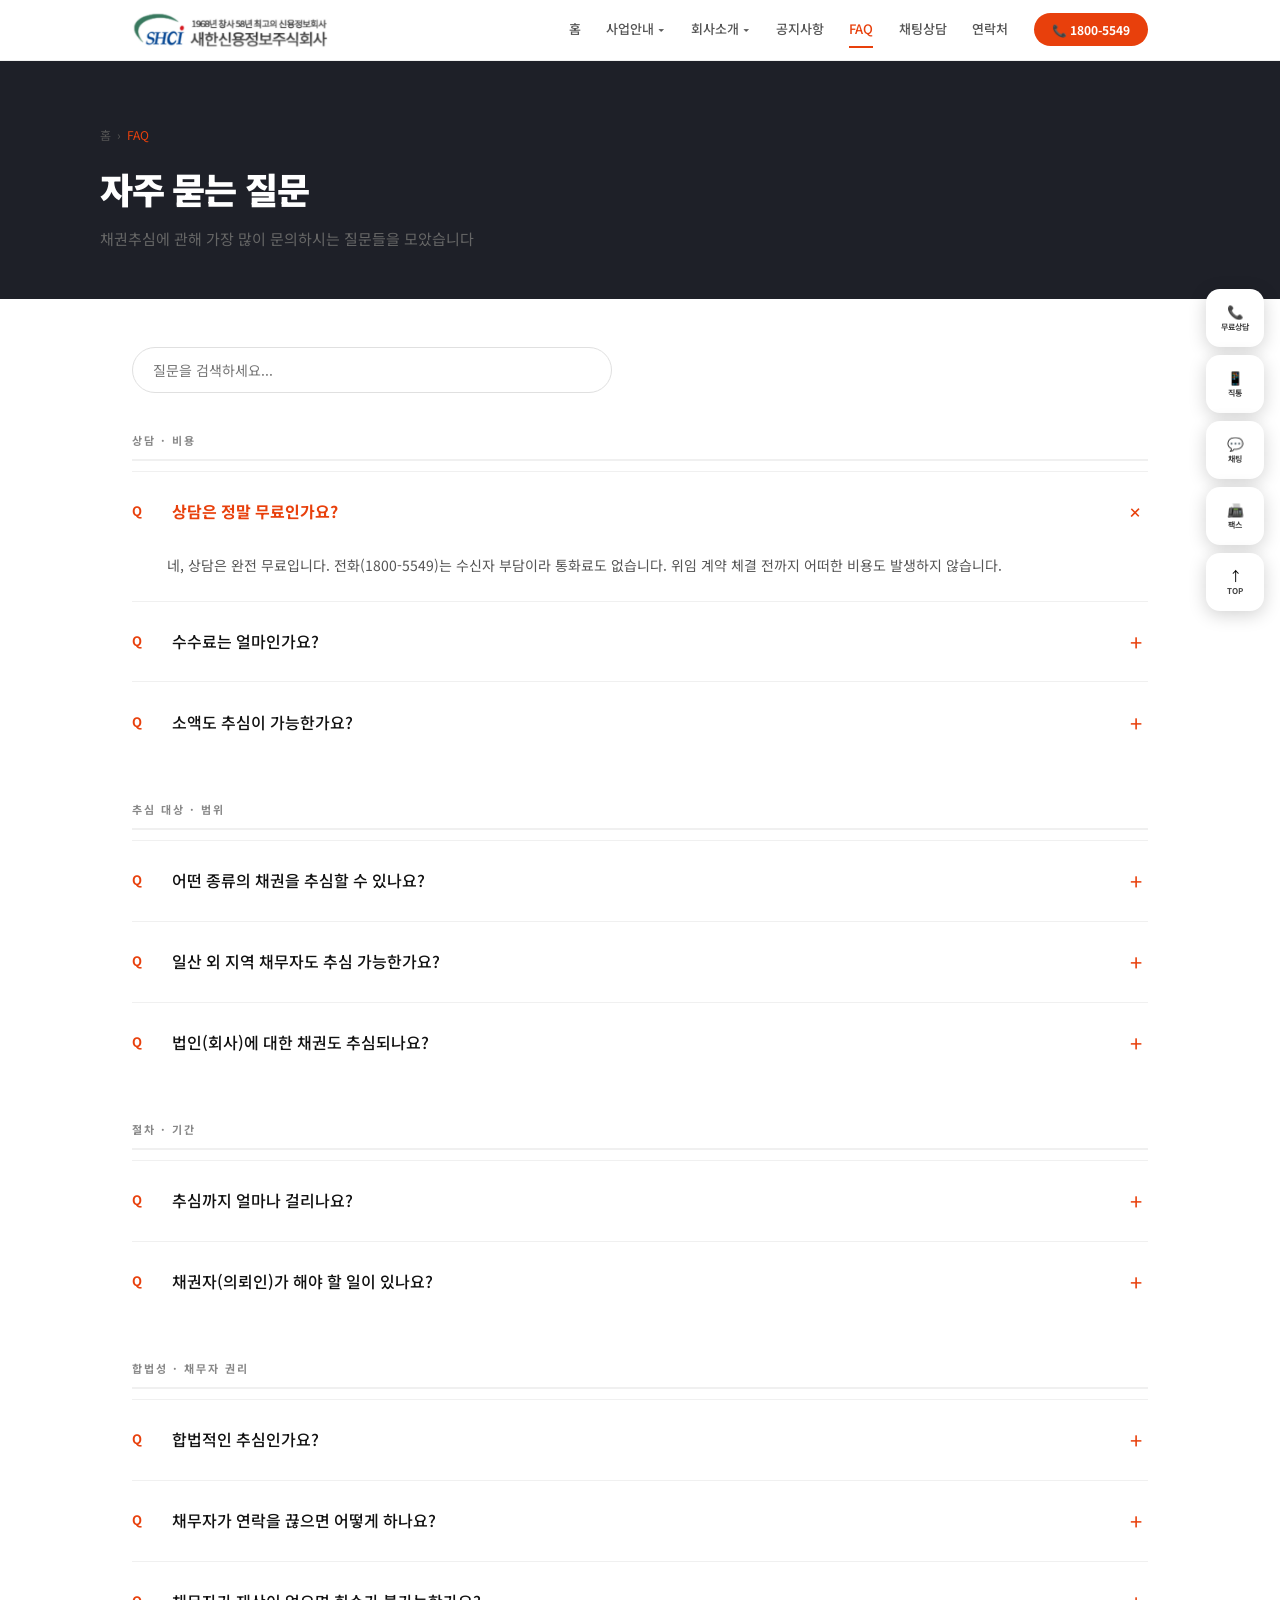
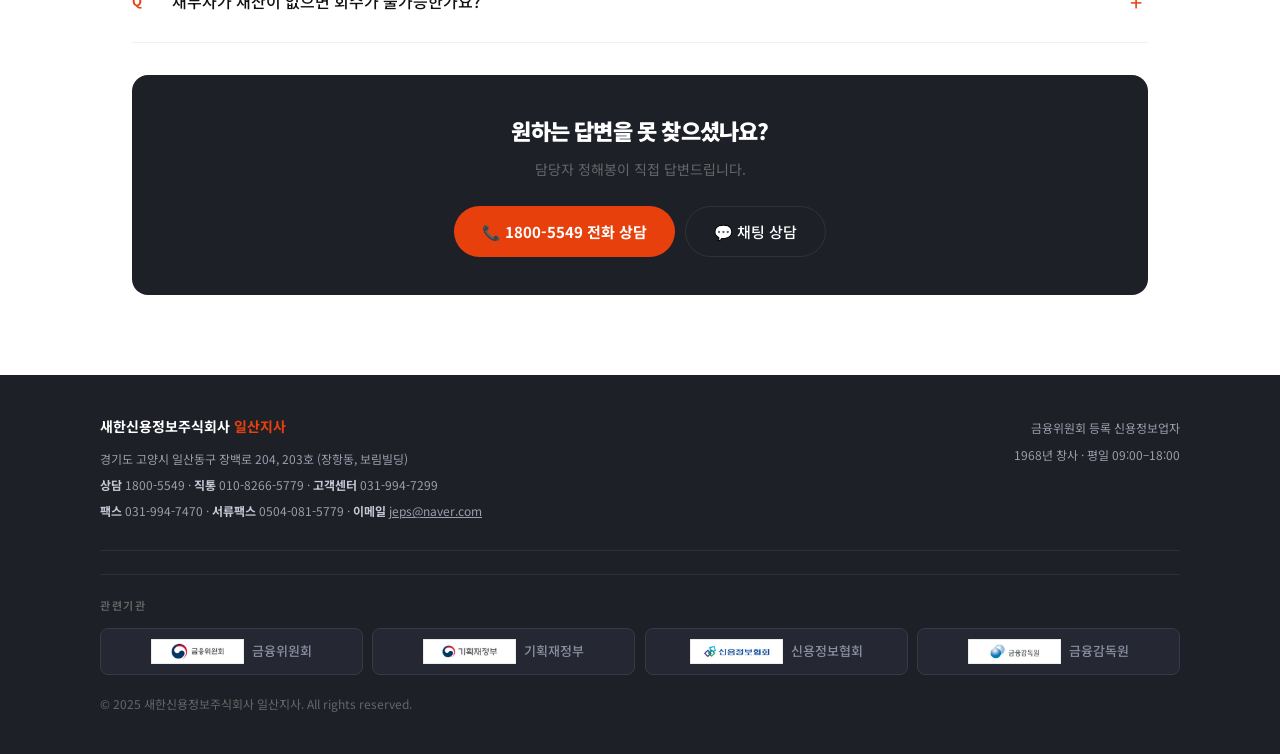
<file: pages/faq.html>
﻿<!DOCTYPE html>
<html lang="ko">
<head>
<meta charset="UTF-8">
<meta name="viewport" content="width=device-width, initial-scale=1.0">
<title>FAQ | 새한신용정보 일산지사</title>
<meta name="description" content="채권추심 자주 묻는 질문 — 새한신용정보 일산지사.">
<link rel="stylesheet" href="../css/common.css">
<style>
.faq-page-list{margin-bottom:2rem;}
.faq-page-item{border-top:1px solid #f0f0f0;}
.faq-page-item:last-child{border-bottom:1px solid #f0f0f0;}
.faq-page-q{display:flex;justify-content:space-between;align-items:center;gap:1rem;padding:1.4rem 0;cursor:pointer;}
.faq-page-q:hover .faq-page-q-txt{color:#e8400c;}
.faq-page-q-num{font-size:13px;font-weight:700;color:#e8400c;flex-shrink:0;width:24px;}
.faq-page-q-txt{font-size:16px;font-weight:500;color:#111;flex:1;}
.faq-page-toggle{font-size:22px;color:#e8400c;width:24px;text-align:center;transition:transform 0.2s;flex-shrink:0;}
.faq-page-a{font-size:14px;color:#555;line-height:1.9;padding:0 0 1.4rem 2.2rem;display:none;}
.faq-page-item.open .faq-page-a{display:block;}
.faq-page-item.open .faq-page-toggle{transform:rotate(45deg);}
.faq-page-item.open .faq-page-q-txt{color:#e8400c;font-weight:700;}
.faq-cat-label{font-size:11px;font-weight:700;color:#888;letter-spacing:2px;margin:2.4rem 0 0.6rem;padding-bottom:0.6rem;border-bottom:2px solid #f0f0f0;}
.faq-search-wrap{margin-bottom:1.6rem;}
.faq-search{width:100%;max-width:480px;padding:12px 20px;border:1.5px solid #e0e0e0;border-radius:50px;font-size:14px;font-family:'Noto Sans KR',sans-serif;outline:none;}
.faq-search:focus{border-color:#e8400c;}
</style>
</head>
<body>

<div class="quick-menu">
  <button class="quick-btn qb-call" onclick="window.open('tel:010-8266-5779')"><span class="q-icon">📞</span><span class="q-label">무료상담</span></button>
  <button class="quick-btn qb-direct" onclick="window.open('tel:010-8266-5779')"><span class="q-icon">📱</span><span class="q-label">직통</span></button>
  <button class="quick-btn qb-chat" onclick="window.open('https://open.kakao.com/o/sznuzxhi','_blank')"><span class="q-icon">💬</span><span class="q-label">채팅</span></button>
  <button class="quick-btn qb-fax" onclick="alert('서류팩스: 0504-081-5779\n고객센터팩스: 031-994-7470')"><span class="q-icon">📠</span><span class="q-label">팩스</span></button>
  <button class="quick-btn qb-top" onclick="window.scrollTo({top:0,behavior:'smooth'})"><span class="q-icon">↑</span><span class="q-label">TOP</span></button>
</div>

<nav>
  <div class="nav-top">
    <a class="nav-logo" href="../index.html"><img src="../images/logo.png" alt="새한신용정보주식회사" style="height:auto;max-height:52px;width:auto;max-width:200px;object-fit:contain;display:block;"></a>
    <div class="nav-right">
      <ul class="nav-links">
        <li><a href="../index.html">홈</a></li>
        <li><a href="collection.html">사업안내 ▾</a><div class="dropdown"><a href="collection.html">채권추심</a><a href="credit.html">재산·신용조사</a></div></li>
        <li><a href="about.html">회사소개 ▾</a><div class="dropdown"><a href="about.html">대표이사 인사말</a><a href="about.html#history">회사연혁</a><a href="about.html#vision">VISION</a><a href="about.html#map">오시는길</a></div></li>
        <li><a href="notice.html">공지사항</a></li>
        <li><a href="faq.html" class="active">FAQ</a></li>
        <li><a href="chat.html">채팅상담</a></li>
        <li><a href="contact.html">연락처</a></li>
      </ul>
      <button class="nav-call" onclick="window.open('tel:010-8266-5779')">📞 1800-5549</button>
    </div>
  </div>
</nav>

<div class="page-header">
  <div class="page-header-in">
    <div class="page-breadcrumb"><a href="../index.html" style="color:#555;text-decoration:none;">홈</a> <span>›</span> <span class="cur">FAQ</span></div>
    <h1>자주 묻는 질문</h1>
    <p>채권추심에 관해 가장 많이 문의하시는 질문들을 모았습니다</p>
  </div>
</div>

<div class="content">
  <div class="faq-search-wrap">
    <input class="faq-search" type="text" placeholder="질문을 검색하세요..." oninput="searchFaq(this.value)">
  </div>

  <div class="faq-page-list" id="faqList">

    <div class="faq-cat-label">상담 · 비용</div>

    <div class="faq-page-item open">
      <div class="faq-page-q" onclick="toggleFaq(this.parentElement)">
        <span class="faq-page-q-num">Q</span>
        <span class="faq-page-q-txt">상담은 정말 무료인가요?</span>
        <span class="faq-page-toggle">+</span>
      </div>
      <div class="faq-page-a">네, 상담은 완전 무료입니다. 전화(1800-5549)는 수신자 부담이라 통화료도 없습니다. 위임 계약 체결 전까지 어떠한 비용도 발생하지 않습니다.</div>
    </div>

    <div class="faq-page-item">
      <div class="faq-page-q" onclick="toggleFaq(this.parentElement)">
        <span class="faq-page-q-num">Q</span>
        <span class="faq-page-q-txt">수수료는 얼마인가요?</span>
        <span class="faq-page-toggle">+</span>
      </div>
      <div class="faq-page-a">성공보수 방식으로 채권 회수에 성공했을 때만 수수료가 발생합니다. 수수료 비율은 채권의 종류, 금액, 난이도 등에 따라 다르므로 상담 시 개별 안내해 드립니다. 회수에 실패하면 수수료는 없습니다. (단, 2024년부터 수수료에 부가가치세 10% 부과)</div>
    </div>

    <div class="faq-page-item">
      <div class="faq-page-q" onclick="toggleFaq(this.parentElement)">
        <span class="faq-page-q-num">Q</span>
        <span class="faq-page-q-txt">소액도 추심이 가능한가요?</span>
        <span class="faq-page-toggle">+</span>
      </div>
      <div class="faq-page-a">네, 금액에 관계없이 상담 가능합니다. 소액이라도 시간이 지날수록 소멸시효 등으로 회수가 어려워지므로 빠른 상담을 권장합니다. 다만 매우 소액의 경우 수수료 대비 회수 효율을 고려해 솔직하게 안내드립니다.</div>
    </div>

    <div class="faq-cat-label">추심 대상 · 범위</div>

    <div class="faq-page-item">
      <div class="faq-page-q" onclick="toggleFaq(this.parentElement)">
        <span class="faq-page-q-num">Q</span>
        <span class="faq-page-q-txt">어떤 종류의 채권을 추심할 수 있나요?</span>
        <span class="faq-page-toggle">+</span>
      </div>
      <div class="faq-page-a">물품대금·용역대금 등 기업 간 매출채권, 개인 간 차용금, 임대차 보증금·월세, 공사대금, 판결·공증 채권 등 다양한 채권을 취급합니다. 어떤 채권이든 일단 상담 주시면 가능 여부를 검토합니다.</div>
    </div>

    <div class="faq-page-item">
      <div class="faq-page-q" onclick="toggleFaq(this.parentElement)">
        <span class="faq-page-q-num">Q</span>
        <span class="faq-page-q-txt">일산 외 지역 채무자도 추심 가능한가요?</span>
        <span class="faq-page-toggle">+</span>
      </div>
      <div class="faq-page-a">전국 어디든 가능합니다. 새한신용정보 전국 지사 네트워크를 통해 채무자 위치에 관계없이 처리할 수 있습니다. 해외 거주자의 경우 별도 상담이 필요합니다.</div>
    </div>

    <div class="faq-page-item">
      <div class="faq-page-q" onclick="toggleFaq(this.parentElement)">
        <span class="faq-page-q-num">Q</span>
        <span class="faq-page-q-txt">법인(회사)에 대한 채권도 추심되나요?</span>
        <span class="faq-page-toggle">+</span>
      </div>
      <div class="faq-page-a">네, 개인 채무자뿐 아니라 법인 채무자에 대한 채권도 추심합니다. 법인의 경우 재산 조사 범위가 다소 다르지만, 동일하게 합법적인 방법으로 진행합니다.</div>
    </div>

    <div class="faq-cat-label">절차 · 기간</div>

    <div class="faq-page-item">
      <div class="faq-page-q" onclick="toggleFaq(this.parentElement)">
        <span class="faq-page-q-num">Q</span>
        <span class="faq-page-q-txt">추심까지 얼마나 걸리나요?</span>
        <span class="faq-page-toggle">+</span>
      </div>
      <div class="faq-page-a">채권의 성격과 채무자 상황에 따라 다릅니다. 채무자가 자발적으로 변제하면 수일~수주 내 해결되기도 하고, 법적 절차가 필요한 경우 수개월이 소요될 수 있습니다. 상담 시 예상 기간을 안내드립니다.</div>
    </div>

    <div class="faq-page-item">
      <div class="faq-page-q" onclick="toggleFaq(this.parentElement)">
        <span class="faq-page-q-num">Q</span>
        <span class="faq-page-q-txt">채권자(의뢰인)가 해야 할 일이 있나요?</span>
        <span class="faq-page-toggle">+</span>
      </div>
      <div class="faq-page-a">위임 계약 체결 시 필요 서류를 제출하고, 이후 추심 진행 상황은 담당자가 주기적으로 보고드립니다. 추가 정보가 필요한 경우 협조 요청을 드릴 수 있습니다. 일반적으로 의뢰 후 담당자가 대부분의 업무를 처리합니다.</div>
    </div>

    <div class="faq-cat-label">합법성 · 채무자 권리</div>

    <div class="faq-page-item">
      <div class="faq-page-q" onclick="toggleFaq(this.parentElement)">
        <span class="faq-page-q-num">Q</span>
        <span class="faq-page-q-txt">합법적인 추심인가요?</span>
        <span class="faq-page-toggle">+</span>
      </div>
      <div class="faq-page-a">새한신용정보주식회사는 금융위원회에 등록된 합법 신용정보업자입니다. 채무자 인권을 보호하며 채권추심법이 허용하는 범위 내에서만 진행합니다. 야간 연락, 협박, 제3자 고지 등 불법 행위는 절대 하지 않습니다.</div>
    </div>

    <div class="faq-page-item">
      <div class="faq-page-q" onclick="toggleFaq(this.parentElement)">
        <span class="faq-page-q-num">Q</span>
        <span class="faq-page-q-txt">채무자가 연락을 끊으면 어떻게 하나요?</span>
        <span class="faq-page-toggle">+</span>
      </div>
      <div class="faq-page-a">재산·신용조사를 통해 채무자 소재 및 재산을 파악합니다. 소재 확인 후 내용증명 발송, 법원을 통한 지급명령·소송, 강제집행 등 법적 절차를 순차적으로 진행합니다.</div>
    </div>

    <div class="faq-page-item">
      <div class="faq-page-q" onclick="toggleFaq(this.parentElement)">
        <span class="faq-page-q-num">Q</span>
        <span class="faq-page-q-txt">채무자가 재산이 없으면 회수가 불가능한가요?</span>
        <span class="faq-page-toggle">+</span>
      </div>
      <div class="faq-page-a">현재 재산이 없더라도 추심을 포기할 필요는 없습니다. 채무자의 재산 상황은 언제든 변할 수 있고, 소멸시효 중단을 위한 조치(지급명령 신청 등)를 취해 권리를 보전할 수 있습니다. 담당자와 구체적인 전략을 상담하세요.</div>
    </div>

  </div>

  <div class="cta-box">
    <h3>원하는 답변을 못 찾으셨나요?</h3>
    <p>담당자 정해봉이 직접 답변드립니다.</p>
    <div class="cta-box-btns">
      <button class="btn-red" onclick="window.open('tel:010-8266-5779')">📞 1800-5549 전화 상담</button>
      <button class="btn-outline" onclick="window.open('https://open.kakao.com/o/sznuzxhi','_blank')">💬 채팅 상담</button>
    </div>
  </div>
</div>

<footer>
  <div class="footer-in">
    <div class="footer-top">
      <div><div class="footer-brand">새한신용정보주식회사 <span>일산지사</span></div><div class="footer-info">경기도 고양시 일산동구 장백로 204, 203호 (장항동, 보림빌딩)<br><strong>상담</strong> 1800-5549 · <strong>직통</strong> 010-8266-5779 · <strong>고객센터</strong> 031-994-7299<br><strong>팩스</strong> 031-994-7470 · <strong>서류팩스</strong> 0504-081-5779 · <strong>이메일</strong> <a href="mailto:jeps@naver.com" style="color:inherit;">jeps@naver.com</a></div></div>
      <div><div class="footer-info" style="text-align:right;">금융위원회 등록 신용정보업자<br>1968년 창사 · 평일 09:00–18:00</div></div>
    </div>
    <div class="footer-orgs">
      <div class="footer-orgs-title">관련기관</div>
      <div class="footer-org-list">
        <a class="footer-org-link" href="https://www.fsc.go.kr" target="_blank" rel="noopener"><img src="../images/org-fsc.png" alt="금융위원회"><span>금융위원회</span></a>
        <a class="footer-org-link" href="https://www.moef.go.kr" target="_blank" rel="noopener"><img src="../images/org-moef.png" alt="기획재정부"><span>기획재정부</span></a>
        <a class="footer-org-link" href="https://www.cica.or.kr" target="_blank" rel="noopener"><img src="../images/org-cica.png" alt="신용정보협회"><span>신용정보협회</span></a>
        <a class="footer-org-link" href="https://www.fss.or.kr" target="_blank" rel="noopener"><img src="../images/org-fss.png" alt="금융감독원"><span>금융감독원</span></a>
      </div>
    </div>
    <div class="footer-copy">© 2025 새한신용정보주식회사 일산지사. All rights reserved.</div>
  </div>
</footer>

<script>
function toggleFaq(item){
  const wasOpen = item.classList.contains('open');
  document.querySelectorAll('.faq-page-item').forEach(f=>f.classList.remove('open'));
  if(!wasOpen) item.classList.add('open');
}
function searchFaq(val){
  const q = val.trim().toLowerCase();
  document.querySelectorAll('.faq-page-item').forEach(item=>{
    const txt = item.querySelector('.faq-page-q-txt').textContent.toLowerCase();
    const ans = item.querySelector('.faq-page-a').textContent.toLowerCase();
    item.style.display = (!q || txt.includes(q) || ans.includes(q)) ? '' : 'none';
  });
  document.querySelectorAll('.faq-cat-label').forEach(label=>{
    label.style.display = '';
  });
}
</script>
<script>
  (function(){var w=window;if(w.ChannelIO){return;}var ch=function(){ch.c(arguments);};ch.q=[];ch.c=function(args){ch.q.push(args);};w.ChannelIO=ch;function l(){if(w.ChannelIOInitialized){return;}w.ChannelIOInitialized=true;var s=document.createElement("script");s.type="text/javascript";s.async=true;s.src="https://cdn.channel.io/plugin/ch-plugin-web.js";var x=document.getElementsByTagName("script")[0];if(x.parentNode){x.parentNode.insertBefore(s,x);}}if(document.readyState==="complete"){l();}else{w.addEventListener("DOMContentLoaded",l);w.addEventListener("load",l);}})();
  ChannelIO('boot', {pluginKey: '051a4984-9c5f-41e2-873e-60fdfc117c1f'});
</script>
<script src="../js/shs-data.js"></script>
<script>SHS.applyAll();</script>
</body>
</html>
</file>
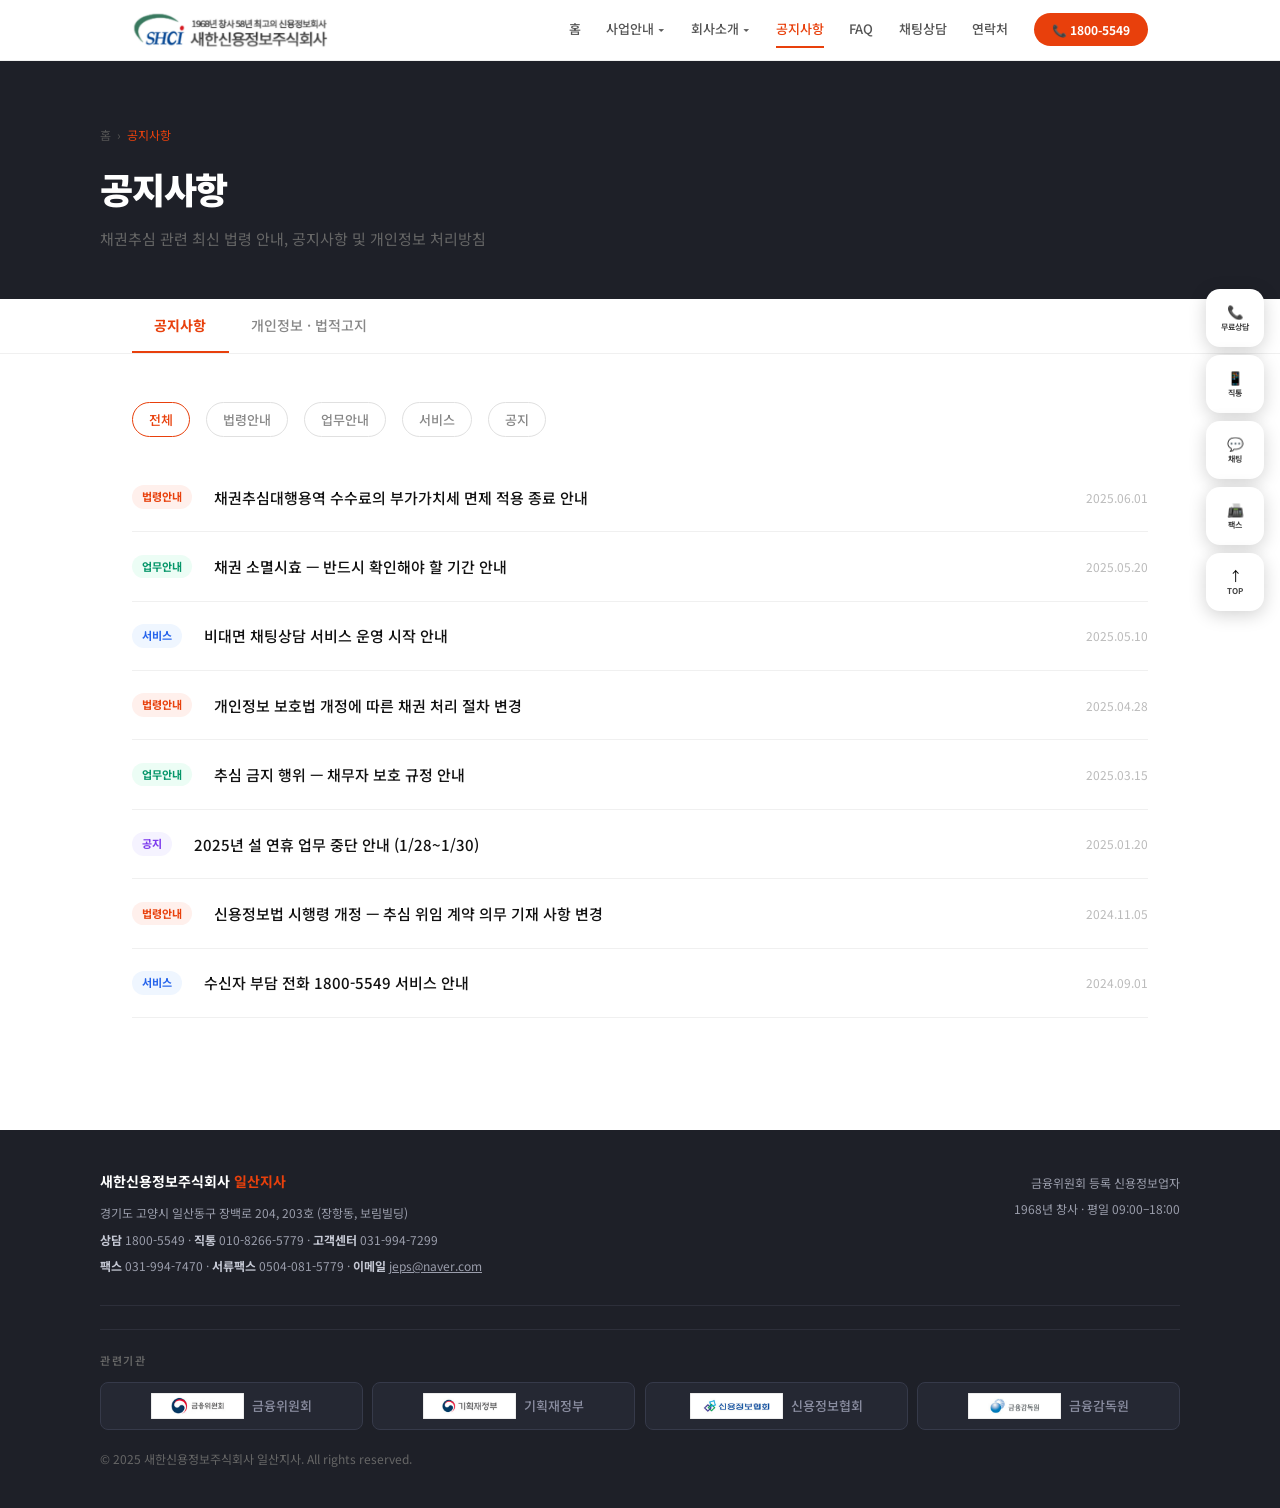
<file: pages/notice.html>
﻿<!DOCTYPE html>
<html lang="ko">
<head>
<meta charset="UTF-8">
<meta name="viewport" content="width=device-width, initial-scale=1.0">
<title>공지사항 | 새한신용정보 일산지사</title>
<meta name="description" content="새한신용정보 일산지사 공지사항 — 법령 안내, 업무 변경, 서비스 안내.">
<link rel="stylesheet" href="../css/common.css">
<style>
/* 공지사항 */
.notice-list{display:flex;flex-direction:column;gap:0;margin-bottom:2rem;}
.notice-row{display:grid;grid-template-columns:auto 1fr auto;gap:1.4rem;padding:1.4rem 0;border-bottom:1px solid #f0f0f0;align-items:center;cursor:pointer;transition:background 0.15s;}
.notice-row:hover .notice-row-title{color:#e8400c;}
.notice-row-tag{display:inline-block;font-size:11px;font-weight:700;padding:3px 10px;border-radius:20px;white-space:nowrap;}
.tag-law{color:#e8400c;background:#fff0ec;}
.tag-service{color:#2563eb;background:#eff6ff;}
.tag-biz{color:#059669;background:#ecfdf5;}
.tag-notice{color:#7c3aed;background:#f5f3ff;}
.notice-row-title{font-size:15px;font-weight:500;color:#111;line-height:1.4;}
.notice-row-date{font-size:12px;color:#bbb;white-space:nowrap;}
.notice-detail{display:none;background:#f7f7f7;border-radius:12px;padding:1.4rem 1.6rem;margin:-8px 0 1rem;font-size:14px;color:#555;line-height:1.8;}
.notice-row.open + .notice-detail{display:block;}
.notice-top{display:flex;align-items:center;gap:1rem;margin-bottom:1.6rem;flex-wrap:wrap;}
.filter-btn{padding:7px 16px;border-radius:20px;border:1.5px solid #e0e0e0;font-size:13px;font-weight:500;font-family:'Noto Sans KR',sans-serif;color:#888;background:#fff;cursor:pointer;transition:all 0.2s;}
.filter-btn.active,.filter-btn:hover{border-color:#e8400c;color:#e8400c;}

/* 개인정보 탭 내 서브탭 */
.priv-tabs{display:flex;gap:0.5rem;flex-wrap:wrap;margin-bottom:2rem;border-bottom:2px solid #e8eaf0;padding-bottom:0;}
.priv-tab-btn{padding:10px 18px;font-size:13px;font-weight:600;font-family:'Noto Sans KR',sans-serif;border:none;background:none;color:#888;cursor:pointer;border-bottom:3px solid transparent;margin-bottom:-2px;transition:all 0.2s;white-space:nowrap;}
.priv-tab-btn.active,.priv-tab-btn:hover{color:#1a3c6e;border-bottom-color:#1a3c6e;}
.priv-panel{display:none;}
.priv-panel.active{display:block;}

/* 법적고지 본문 스타일 */
.legal-doc{max-width:860px;margin:0 auto;}
.legal-doc .ld-version{font-size:12px;color:#888;margin-bottom:1.6rem;padding:10px 16px;background:#f7f7f7;border-radius:8px;border-left:3px solid #1a3c6e;}
.legal-doc .ld-intro{font-size:14px;color:#444;line-height:1.9;margin-bottom:2rem;padding:1.4rem 1.6rem;background:#f0f6ff;border-radius:10px;}
.legal-doc h2{font-size:16px;font-weight:800;color:#1a3c6e;margin:2rem 0 0.8rem;padding-top:1.6rem;border-top:1px solid #e8eaf0;}
.legal-doc h2:first-of-type{border-top:none;padding-top:0;}
.legal-doc h3{font-size:14px;font-weight:700;color:#111;margin:1.2rem 0 0.5rem;}
.legal-doc p{font-size:14px;color:#444;line-height:1.9;margin-bottom:0.8rem;}
.legal-doc ul{padding-left:1.4rem;margin-bottom:1rem;}
.legal-doc ul li{font-size:14px;color:#444;line-height:1.9;}
.legal-doc table{width:100%;border-collapse:collapse;margin:1rem 0 1.6rem;font-size:13px;overflow-x:auto;display:block;}
.legal-doc th{background:#1a3c6e;color:#fff;padding:10px 12px;text-align:left;font-weight:600;white-space:nowrap;}
.legal-doc td{padding:9px 12px;border-bottom:1px solid #e8eaf0;color:#444;vertical-align:top;line-height:1.7;}
.legal-doc tr:nth-child(even) td{background:#f9fafb;}
.legal-doc .ld-agency{background:#f7f7f7;border-radius:10px;padding:1.2rem 1.6rem;margin-top:1rem;}
.legal-doc .ld-agency p{margin:0.3rem 0;font-size:13px;}
.legal-doc .ld-note{font-size:12px;color:#888;border-top:1px solid #e8eaf0;padding-top:1rem;margin-top:2rem;}
.coming-soon{text-align:center;padding:4rem 2rem;color:#aaa;font-size:15px;}
</style>
</head>
<body>

<div class="quick-menu">
  <button class="quick-btn qb-call" onclick="window.open('tel:010-8266-5779')"><span class="q-icon">📞</span><span class="q-label">무료상담</span></button>
  <button class="quick-btn qb-direct" onclick="window.open('tel:010-8266-5779')"><span class="q-icon">📱</span><span class="q-label">직통</span></button>
  <button class="quick-btn qb-chat" onclick="window.open('https://open.kakao.com/o/sznuzxhi','_blank')"><span class="q-icon">💬</span><span class="q-label">채팅</span></button>
  <button class="quick-btn qb-fax" onclick="alert('서류팩스: 0504-081-5779\n고객센터팩스: 031-994-7470')"><span class="q-icon">📠</span><span class="q-label">팩스</span></button>
  <button class="quick-btn qb-top" onclick="window.scrollTo({top:0,behavior:'smooth'})"><span class="q-icon">↑</span><span class="q-label">TOP</span></button>
</div>

<nav>
  <div class="nav-top">
    <a class="nav-logo" href="../index.html"><img src="../images/logo.png" alt="새한신용정보주식회사" style="height:auto;max-height:52px;width:auto;max-width:200px;object-fit:contain;display:block;"></a>
    <div class="nav-right">
      <ul class="nav-links">
        <li><a href="../index.html">홈</a></li>
        <li><a href="collection.html">사업안내 ▾</a><div class="dropdown"><a href="collection.html">채권추심</a><a href="credit.html">재산·신용조사</a></div></li>
        <li><a href="about.html">회사소개 ▾</a><div class="dropdown"><a href="about.html">대표이사 인사말</a><a href="about.html#history">회사연혁</a><a href="about.html#vision">VISION</a><a href="about.html#map">오시는길</a></div></li>
        <li><a href="notice.html" class="active">공지사항</a></li>
        <li><a href="faq.html">FAQ</a></li>
        <li><a href="chat.html">채팅상담</a></li>
        <li><a href="contact.html">연락처</a></li>
      </ul>
      <button class="nav-call" onclick="window.open('tel:010-8266-5779')">📞 1800-5549</button>
    </div>
  </div>
</nav>

<div class="page-header">
  <div class="page-header-in">
    <div class="page-breadcrumb"><a href="../index.html" style="color:#555;text-decoration:none;">홈</a> <span>›</span> <span class="cur">공지사항</span></div>
    <h1>공지사항</h1>
    <p>채권추심 관련 최신 법령 안내, 공지사항 및 개인정보 처리방침</p>
  </div>
</div>

<div class="tab-bar">
  <div class="tab-bar-in">
    <button class="tab-btn active" onclick="showMainTab('notices',this)">공지사항</button>
    <button class="tab-btn" onclick="showMainTab('privacy',this)">개인정보 · 법적고지</button>
  </div>
</div>

<div class="content">

  <!-- ── 공지사항 탭 ── -->
  <div id="main-tab-notices">
  <div class="notice-top">
    <button class="filter-btn active" onclick="filterNotice('all',this)">전체</button>
    <button class="filter-btn" onclick="filterNotice('law',this)">법령안내</button>
    <button class="filter-btn" onclick="filterNotice('biz',this)">업무안내</button>
    <button class="filter-btn" onclick="filterNotice('service',this)">서비스</button>
    <button class="filter-btn" onclick="filterNotice('notice',this)">공지</button>
  </div>

  <div class="notice-list" id="noticeList">

    <div class="notice-row" data-cat="law" onclick="toggleNotice(this)">
      <span class="notice-row-tag tag-law">법령안내</span>
      <span class="notice-row-title">채권추심대행용역 수수료의 부가가치세 면제 적용 종료 안내</span>
      <span class="notice-row-date">2025.06.01</span>
    </div>
    <div class="notice-detail">2024년부터 채권추심 수수료에 대한 부가가치세 면제 특례가 종료되었습니다. 이에 따라 추심 수수료에 부가가치세(10%)가 부과됩니다. 계약 체결 전 담당자에게 문의하시면 정확한 수수료 내역을 안내드립니다.</div>

    <div class="notice-row" data-cat="biz" onclick="toggleNotice(this)">
      <span class="notice-row-tag tag-biz">업무안내</span>
      <span class="notice-row-title">채권 소멸시효 — 반드시 확인해야 할 기간 안내</span>
      <span class="notice-row-date">2025.05.20</span>
    </div>
    <div class="notice-detail">채권은 종류에 따라 소멸시효가 다릅니다. ▶ 상업 채권(물품대금 등): 5년 ▶ 일반 민사 채권(차용금 등): 10년 ▶ 판결로 확정된 채권: 10년 ▶ 임금채권: 3년. 소멸시효가 완성되면 법적 청구가 불가능해지므로 반드시 사전에 상담 받으시기 바랍니다.</div>

    <div class="notice-row" data-cat="service" onclick="toggleNotice(this)">
      <span class="notice-row-tag tag-service">서비스</span>
      <span class="notice-row-title">비대면 채팅상담 서비스 운영 시작 안내</span>
      <span class="notice-row-date">2025.05.10</span>
    </div>
    <div class="notice-detail">전화 통화가 어려우신 고객님을 위해 비대면 채팅상담 서비스를 시작합니다. 홈페이지 채팅 기능 또는 채팅상담 페이지를 통해 언제든지 문의하세요. 평일 09:00~18:00 내 담당자가 신속히 답변드립니다.</div>

    <div class="notice-row" data-cat="law" onclick="toggleNotice(this)">
      <span class="notice-row-tag tag-law">법령안내</span>
      <span class="notice-row-title">개인정보 보호법 개정에 따른 채권 처리 절차 변경</span>
      <span class="notice-row-date">2025.04.28</span>
    </div>
    <div class="notice-detail">2024년 개인정보보호법 개정에 따라 채무자 개인정보 수집 및 활용 절차가 일부 변경되었습니다. 위임 계약 시 개인정보 처리 동의서 작성이 강화됩니다. 기존 계약 고객님께서도 갱신 시 새로운 양식으로 재작성이 필요합니다.</div>

    <div class="notice-row" data-cat="biz" onclick="toggleNotice(this)">
      <span class="notice-row-tag tag-biz">업무안내</span>
      <span class="notice-row-title">추심 금지 행위 — 채무자 보호 규정 안내</span>
      <span class="notice-row-date">2025.03.15</span>
    </div>
    <div class="notice-detail">새한신용정보는 채권추심법상 금지 행위를 엄격히 준수합니다. ▶ 야간(오후 9시~오전 8시) 연락 금지 ▶ 반복적·위협적 언행 금지 ▶ 채무자 외 제3자에게 채무 사실 고지 금지 ▶ 폭언·협박 금지. 불법 추심 피해 시 금융감독원(1332)에 신고하실 수 있습니다.</div>

    <div class="notice-row" data-cat="notice" onclick="toggleNotice(this)">
      <span class="notice-row-tag tag-notice">공지</span>
      <span class="notice-row-title">2025년 설 연휴 업무 중단 안내 (1/28~1/30)</span>
      <span class="notice-row-date">2025.01.20</span>
    </div>
    <div class="notice-detail">2025년 설 연휴(1월 28일~30일) 동안 업무가 중단됩니다. 긴급 문의는 담당자 정해봉 직통(010-8266-5779)으로 연락 주시기 바랍니다. 1월 31일(금)부터 정상 운영합니다.</div>

    <div class="notice-row" data-cat="law" onclick="toggleNotice(this)">
      <span class="notice-row-tag tag-law">법령안내</span>
      <span class="notice-row-title">신용정보법 시행령 개정 — 추심 위임 계약 의무 기재 사항 변경</span>
      <span class="notice-row-date">2024.11.05</span>
    </div>
    <div class="notice-detail">신용정보의 이용 및 보호에 관한 법률 시행령 개정으로 추심 위임 계약서의 의무 기재 사항이 추가되었습니다. 수수료 산정 기준, 추심 방법, 개인정보 처리 방침 등이 포함됩니다. 신규 계약 체결 시 새로운 계약서 양식이 사용됩니다.</div>

    <div class="notice-row" data-cat="service" onclick="toggleNotice(this)">
      <span class="notice-row-tag tag-service">서비스</span>
      <span class="notice-row-title">수신자 부담 전화 1800-5549 서비스 안내</span>
      <span class="notice-row-date">2024.09.01</span>
    </div>
    <div class="notice-detail">고객님의 편의를 위해 수신자 부담 전화 1800-5549를 운영합니다. 전화 요금은 새한신용정보에서 부담하므로 고객님께는 통화료가 청구되지 않습니다. 평일 09:00~18:00 운영.</div>

  </div>
  </div><!-- /main-tab-notices -->

  <!-- ── 개인정보·법적고지 탭 ── -->
  <div id="main-tab-privacy" style="display:none;">

    <div class="priv-tabs">
      <button class="priv-tab-btn active" onclick="showPrivTab('privacy-policy',this)">개인정보처리방침</button>
      <button class="priv-tab-btn" onclick="showPrivTab('credit-info',this)">신용정보 활용체제 공시</button>
      <button class="priv-tab-btn" onclick="showPrivTab('credit-notify',this)">신용정보 제공사실통보</button>
      <button class="priv-tab-btn" onclick="showPrivTab('collect-guide',this)">채권추심 주요안내</button>
      <button class="priv-tab-btn" onclick="showPrivTab('support-guide',this)">지원제도 안내</button>
      <button class="priv-tab-btn" onclick="showPrivTab('rights-guide',this)">채권추심자 의무와 채무자 권리</button>
    </div>

    <!-- 1. 개인정보처리방침 -->
    <div class="priv-panel active" id="priv-privacy-policy">
      <div class="legal-doc">
        <div class="ld-version">새한신용정보(주) 개인정보처리방침 &nbsp;|&nbsp; 2026.2.12 시행 (ver 1.9)</div>
        <div class="ld-intro">
          "새한신용정보(주)"(이하 "회사")는 신용정보법 및 개인정보보호법 등 諸 법률에 따라 고객의 개인정보를 소중히 생각하고, 해당 정보에 대하여 효과적이고 안전하게 관리, 운용하기 위하여 최선의 노력을 다하고 있습니다. 회사는 본 방침을 통하여 회사가 수집하는 고객의 개인정보(개인신용정보 포함)(이하 "개인정보")에 대한 수집 항목 및 방법, 처리사항 및 목적, 안전조치 사항 등을 알려 드리고 있으며, 법률 및 내부 규정 변경 등으로 인해 본 방침을 개정하는 경우 회사 홈페이지 공지사항 등을 통하여 고객님이 쉽고 빠르게 열람할 수 있도록 하겠습니다.
        </div>

        <h2>1. 개인정보의 처리 목적</h2>
        <p>새한신용정보(주)는 다음의 목적을 위하여 개인정보를 처리합니다. 처리하고 있는 개인정보는 다음의 목적 이외의 용도로는 이용되지 않으며, 이용 목적이 변경되는 경우에는 개인정보보호법 제18조에 따라 별도의 동의를 받는 등 필요한 조치를 이행할 예정입니다.</p>

        <h3>1) 채권추심, 신용조사, 민원대행 및 겸업 업무 의뢰계약 및 수행업무</h3>
        <p>채권추심위임계약 의사 확인, 채권추심위임에 따른 채권추심 및 신용조사 업무 서비스 제공에 따른 본인식별, 계약유지 및 관리, 제한적 본인확인제 시행에 따른 본인 확인, 서비스 부정이용 방지, 만 14세 미만 아동의 개인정보 처리시 법정대리인의 동의 여부 확인, 채권 추심위임계약시 대리인의 동의여부 확인, 각종 고지 및 통지, 세금계산서 발급, 고충처리, 신용정보 이용 및 보호에 관한 법률에 의하여 위임된 채권의 추심 및 신용조사, 민원대행 및 겸업 업무 수행을 목적으로 개인정보를 처리합니다.</p>
        <p>* 채권추심 및 신용조사, 민원대행 및 겸업 업무시 의뢰자로부터 제공받는 개인정보</p>
        <table>
          <tr><th>업무(목적)</th><th>수집방법</th><th>필수 처리항목</th><th>선택 처리항목</th><th>보유기간</th></tr>
          <tr>
            <td>채권추심</td>
            <td>온라인, 메일, 방문수령</td>
            <td>[식별정보] 성명, 생년월일, 성별, 고유식별정보, 주소, 전화번호, 휴대폰번호<br>[거래정보] 거래금액, 거래조건<br>[기타정보] 업무과정에서 생성되는 정보, 채권자로부터 제공되는 부가 정보</td>
            <td>-</td>
            <td>업무 종료 후 3년</td>
          </tr>
          <tr>
            <td>신용조사, 민원대행 및 겸업 업무</td>
            <td>온라인, 메일</td>
            <td>[식별정보] 성명, 생년월일, 성별, 고유식별정보, 주소, 전화번호, 휴대폰번호<br>[기타정보] 업무과정에서 생성되는 정보, 채권자로부터 제공되는 부가 정보</td>
            <td>-</td>
            <td>업무 종료 후 3년</td>
          </tr>
        </table>

        <h3>2) 민원신청 및 업무상담</h3>
        <p>민원인의 신원확인, 민원사항 확인, 사실조사를 위한 연락 및 통지, 처리결과 통보 등의 목적으로 개인정보를 처리합니다.</p>
        <table>
          <tr><th>업무(목적)</th><th>수집방법</th><th>필수 처리항목</th><th>선택 처리항목</th><th>보유기간</th></tr>
          <tr>
            <td>민원신청 및 답변</td>
            <td>홈페이지, 전화, 우편, 방문수령</td>
            <td>성명, 생년월일, 주소, 비밀번호</td>
            <td>연락처, 대상점포(부서)명, 첨부파일</td>
            <td>민원 종결 후 3년</td>
          </tr>
          <tr>
            <td>고객상담 (채권추심상담)</td>
            <td>홈페이지, 전화, 이메일, 방문수령</td>
            <td>신청인명, 이메일, 요청점포, 요청부서, 연락처, 주소</td>
            <td>-</td>
            <td>동의일로부터 상담 종료일까지</td>
          </tr>
        </table>

        <h3>3) 직원채용 및 인사관리</h3>
        <p>직원 및 신용관리사의 고용 및 위촉에 따른 본인식별, 신용정보 이용 및 보호에 관한 법률 제27조에 따른 신원조회 등 고용 및 위촉 가능자 식별업무, 신용정보협회 위촉직 등록 및 해지, 불법추심인 등록 등의 목적으로 개인정보를 처리합니다.</p>
        <table>
          <tr><th>업무(목적)</th><th>수집방법</th><th>필수 처리항목</th><th>선택 처리항목</th><th>보유기간</th></tr>
          <tr>
            <td>직원채용 및 인사관리</td>
            <td>우편, 이메일</td>
            <td>성명, 주민번호, 자택주소, 연락처, 휴대폰</td>
            <td>본적, 이메일, 자격사항, 병역/학적/경력사항</td>
            <td>채용자: 5년 / 미채용자: 5년 (파기 요청 시 즉시 파기)</td>
          </tr>
        </table>

        <h2>2. 개인정보의 수집·이용 처리 등에 대한 동의 거부 및 철회</h2>
        <ul>
          <li>가. 개인정보 수집·이용 제공 등에 대한 동의를 거부하실 수 있으며, 동의를 거부하셔도 별도의 회원가입 없이 대부분의 홈페이지 사용은 가능합니다. 단, 다음의 서비스는 사용이 제한됩니다.
            <ul><li>채권추심 상담</li><li>민원 상담 및 문의 사항</li></ul>
          </li>
          <li>나. 개인정보 열람(정정) 및 동의 철회를 하고자 할 경우에는 홈페이지의 '본인인증' 후 직접 열람 또는 정정하실 수 있습니다. 또한 개인정보의 수집, 이용, 제공에 대해 동의 철회를 할 경우 '삭제'를 클릭하여 직접 철회하실 수 있습니다.</li>
          <li>다. 개인정보 수집·이용 제공 등에 대한 동의사항이 변경되었을 경우 전자우편 등을 통하여 변경내용 및 재동의(철회) 안내 등을 고객에게 개별적으로 통지함과 동시에 홈페이지의 개인정보취급방침 등을 통하여 그 내용을 고지하겠습니다.</li>
        </ul>

        <h2>3. 개인정보의 처리 및 보유기간</h2>
        <p>고객이 회사에서 제공하는 서비스를 이용하는 동안 새한신용정보(주)는 고객의 개인정보를 계속적으로 보유하며 서비스 제공 등을 위해 이용합니다. 다만, 정보주체 본인이 삭제, 수정 및 서비스 해지를 요청한 경우에는 재생할 수 없는 방법에 의하여 디스크에서 완전히 삭제하며 추후 열람이나 이용이 불가능한 상태로 처리됩니다.</p>
        <p>고객의 개인정보는 개인정보의 수집목적 또는 제공받은 목적이 달성되면 파기하는 것을 원칙으로 합니다. 다만, 관계법령의 규정에 의하여 보존할 필요가 있는 경우 새한신용정보(주)는 관계법령에서 정한 일정한 기간 동안 개인정보를 보관합니다.</p>
        <ul>
          <li>신용정보업무 처리에 관한 기록 : 3년</li>
          <li>의뢰 또는 계약종결 이후 기록 : 3년</li>
          <li>이용자의 불만 또는 분쟁처리에 관한 기록 : 3년</li>
        </ul>

        <h2>4. 개인정보의 제3자 제공에 관한 사항</h2>
        <p>새한신용정보(주)는 고객의 동의 없이 원칙적으로 고객의 개인정보를 제3자에게 제공하고 있지 않습니다.</p>
        <p>다만, 정부 관계부처가 합동으로 발표한 「긴급상황 시 개인정보 처리 및 보호수칙」에 따라 재난, 감염병, 급박한 생명·신체 위험을 초래하는 사건·사고, 급박한 재산 손실 등의 긴급상황이 발생하는 경우 정보주체의 동의 없이 관계기관에 개인정보를 제공할 수 있습니다.</p>

        <h2>5. 개인정보처리의 위탁에 관한 사항</h2>
        <p>새한신용정보(주)는 서비스의 제공 및 사업수행을 위한 부대업무의 대행을 위하여 개인정보처리업무를 위탁하고 있습니다. 수탁사에 대하여는 위·수탁계약서 등을 통하여 관련 법규 및 지침의 준수, 정보보호 및 비밀유지, 제3자 제공금지, 사고시 책임부담, 위탁기간 종료 즉시 개인정보의 반납/파기 의무 등을 규정하여 관리하고 있으며 위탁업무의 내용이나 수탁자가 변경될 경우에는 지체 없이 본 개인정보 처리방침을 통하여 공개하도록 하겠습니다.</p>
        <table>
          <tr><th>수탁사</th><th>위탁 목적</th><th>제공 항목</th><th>제공(이용) 기간</th></tr>
          <tr>
            <td>빌포스트</td>
            <td>DM인쇄 및 발송, 각종 통지서 인쇄 및 발송</td>
            <td>주소, 채무금액, 이름, 고객번호</td>
            <td rowspan="3">위탁기간 종료시까지<br>(수탁사 보유기간: 3항에서 정한 기간)</td>
          </tr>
          <tr>
            <td>모두싸인</td>
            <td>전자계약의 이용</td>
            <td>이름, 주민등록번호, 주소, 전화번호, 이메일주소, 채권금액</td>
          </tr>
          <tr>
            <td>다우기술</td>
            <td>MMS 서비스 제공과 관련한 업무 관리 계약</td>
            <td>전화번호, 채무금액, 이름</td>
          </tr>
        </table>

        <h2>6. 정보주체 및 법정대리인의 권리·의무 및 그 행사방법에 관한 사항</h2>
        <p>정보주체 및 법정대리인은 등록되어 있는 자신 또는 당해 만 14세 미만 아동의 개인정보 관련하여, 언제든지 개인정보 열람/정정·삭제/처리정지를 요청할 수 있습니다. 이를 위하여, 대표전화(02-3453-9933) 또는 개인정보보호 담당자에게 서면, 전화로 연락하시면 지체없이 조치하겠습니다.</p>
        <p>회사는 다음에 해당하는 경우에는 개인정보의 전부 또는 일부에 대하여 열람/정정·삭제를 거절할 수 있습니다.</p>
        <ul>
          <li>법률에 따라 열람이 금지되거나 제한되는 경우</li>
          <li>다른 사람의 생명·신체를 해할 우려가 있거나 다른 사람의 재산과 그 밖의 이익을 부당하게 침해할 우려가 있는 경우</li>
        </ul>
        <p>정보주체 및 법정대리인의 개인정보 오류에 대한 정정을 요청하신 경우에는 정정을 완료하기 전까지 당해 개인정보를 이용 또는 제공하지 않습니다. 또한 잘못된 개인정보를 제3자에게 이미 제공한 경우에는 정정 처리결과를 제3자에게 지체 없이 통지하여 정정이 이루어지도록 하겠습니다.</p>
        <p>만 14세 미만 아동의 개인정보를 처리하기 위해서는 그 법정대리인의 동의를 받아야 하며 이 경우 법정대리인의 동의를 받기 위하여 필요한 최소한의 정보는 법정대리인의 동의 없이 해당 아동으로부터 직접 수집할 수 있습니다.</p>

        <h2>7. 개인정보의 파기에 관한 사항</h2>
        <p>새한신용정보(주)는 소중한 고객의 개인정보를 안전하게 처리하며 유출의 방지를 위하여 다음과 같은 절차 및 방법을 통하여 개인정보를 파기합니다.</p>
        <ul>
          <li><strong>파기절차:</strong> 개인정보의 이용목적이 달성된 후 내부방침 및 기타 관련 법령에 의한 정보보호 사유에 따라 일정기간 저장된 후 파기됩니다.</li>
          <li><strong>파기방법:</strong> 전자적 파일 형태로 저장된 개인정보는 기록을 재생할 수 없는 기술적 방법을 사용하여 삭제합니다. 종이에 출력된 개인정보는 파쇄기에 의한 자체폐기 또는 전문적인 문서폐기 업체를 통해 처리합니다.</li>
        </ul>

        <h2>8. 개인정보의 안전성 확보조치에 관한 사항</h2>
        <p>새한신용정보(주)는 고객의 개인정보를 취급함에 있어 개인정보가 분실, 도난, 누출, 변조 또는 훼손되지 않도록 안전성 확보를 위하여 다음과 같은 관리적/기술적/물리적 대책을 시행하고 있습니다.</p>
        <h3>[관리적 조치]</h3>
        <ul>
          <li>가. 내부관리계획의 수립 및 시행 — 회사는 개인정보의 안전한 처리를 위하여 내부관리계획을 수립하고 시행하고 있습니다.</li>
          <li>나. 취급 직원의 최소화 및 교육 — 개인정보 관련 취급 직원은 담당자에 한정시키고 있고 이를 위한 별도의 비밀번호를 부여하여 정기적으로 갱신하고 있으며, 정기적인 교육을 실시하고 있습니다.</li>
          <li>다. 정기적인 자체 감사 실시 — 개인정보 취급 관련 안전성 확보를 위해 정기적으로 자체 감사를 실시하고 있습니다.</li>
        </ul>
        <h3>[기술적 조치]</h3>
        <ul>
          <li>가. 개인정보의 암호화 — 비밀번호는 암호화되어 저장 및 관리되고 있어 본인만이 알 수 있으며, 중요한 데이터는 파일 및 데이터를 암호화하여 사용하는 등의 별도 보안 기능을 사용하고 있습니다.</li>
          <li>나. 해킹 등에 대비한 대책 — 최신 백신프로그램을 이용하여 개인정보가 누출되거나 손상되지 않도록 방지하고 있으며, 암호화통신 등을 통하여 네트워크상에서 개인정보를 안전하게 전송할 수 있도록 하고 있습니다. 침입차단시스템을 이용하여 외부로부터의 무단 접근을 통제하고 있습니다.</li>
          <li>다. 접속기록의 보관 및 위변조 방지 — 개인정보처리시스템에 접속한 기록을 최소 3년 이상 보관·관리하고 있으며, 접속 기록이 위변조 및 도난·분실되지 않도록 보안기능을 사용하고 있습니다.</li>
        </ul>
        <h3>[물리적 조치]</h3>
        <ul>
          <li>가. 문서보호를 위한 잠금 장치 사용 — 개인정보가 포함된 서류, 보조저장매체 등을 잠금 장치가 있는 안전한 장소에 보관하고 있습니다.</li>
          <li>나. 개인정보 보관 장소 출입 통제 — 개인정보 보관 장소를 별도로 두고 인가자/비인가자의 출입통제 절차를 수립·운영하고 있습니다.</li>
        </ul>

        <h2>9. 개인정보 자동수집 장치의 설치, 운영 및 그 거부에 관한 사항</h2>
        <ul>
          <li>가. 쿠키의 운영 — 회사는 이용자의 웹사이트 방문기록 파악을 위해 이용 정보를 저장하고 불러오는 '쿠키(cookie)'를 사용하며 해당 정보를 목적 외로 이용하거나 제3자에게 제공하지 않습니다.</li>
          <li>나. 쿠키의 사용 목적 — 이용자의 접속빈도, 방문시간 등 웹사이트 방문 기록을 파악하여 이용자에게 최적화된 정보를 제공하는데 사용됩니다.</li>
          <li>다. 쿠키의 설치·운영 및 거부 — 웹브라우저 상단의 '도구 &gt; 인터넷 옵션 &gt; 개인정보' 메뉴의 옵션설정을 통해 쿠키저장을 거부할 수 있습니다. 단, 쿠키 저장을 거부하시는 경우 서비스 이용에 불편이 야기될 수 있습니다.</li>
        </ul>

        <h2>10. 개인정보 보호책임자 및 개인정보 열람청구</h2>
        <p>새한신용정보(주)는 개인정보 처리에 관한 업무를 총괄해서 책임지고, 개인정보 처리와 관련한 정보주체의 불만처리 및 피해구제 등을 위하여 아래와 같이 개인정보보호책임자를 지정하고 있습니다.</p>
        <table>
          <tr><th>담당 구분</th><th>담당 부서 / 담당자 및 연락처</th></tr>
          <tr><td>개인정보보호 책임자</td><td>김선협 상무이사 (02-3453-9933)</td></tr>
          <tr><td rowspan="4">개인정보보호 담당자</td><td>경영관리본부 — 박진현 차장 (02-2008-3716), 박재현 주임 (02-2008-3712)</td></tr>
          <tr><td>감사본부 — 오형근 과장 (02-2008-3787)</td></tr>
          <tr><td>IT지원본부 — 차승준 과장 (02-2008-3717)</td></tr>
          <tr><td>재무회계부 — 차명화 과장 (02-2008-3732)</td></tr>
        </table>
        <p>정보주체는 새한신용정보(주)의 서비스를 이용하시면서 발생한 모든 개인정보보호 관련 문의, 불만처리, 피해구제 등에 관한 사항을 개인정보 보호책임자 및 담당부서로 문의할 수 있습니다. 새한신용정보(주)는 정보주체의 문의에 대해 지체없이 답변 및 처리해드릴 것입니다.</p>

        <h2>11. 정보주체의 권익침해에 대한 구제방법</h2>
        <p>정보주체는 아래의 기관에 대해 개인정보 침해에 대한 피해구제, 상담 등을 문의하실 수 있습니다.</p>
        <div class="ld-agency">
          <p>· 개인정보침해신고센터 (privacy.kisa.or.kr / 국번없이 118)</p>
          <p>· 개인정보 분쟁조정위원회 (www.kopico.go.kr / 1833-6972)</p>
          <p>· 개인정보보호 종합지원 포털 (www.privacy.go.kr / 02-2100-3394)</p>
          <p>· 대검찰청 사이버범죄수사센터 (www.spo.go.kr / 02-3480-3573)</p>
          <p>· 경찰청 사이버테러대응센터 (www.neian.go.kr / 1566-0112)</p>
        </div>

        <h2>12. 개인정보 처리방침의 변경에 관한 사항</h2>
        <p>현 개인정보 처리방침의 내용은 정부의 정책 또는 보안기술의 변경에 따라 내용의 추가·삭제 및 수정이 있을 시에는 최소 7일 전부터 서비스 페이지를 통해 고지할 것입니다.</p>

        <div class="ld-note">
          현 버전번호 : 버전 1.9 &nbsp;|&nbsp; 개인정보처리방침 공고일자 : 2026년 2월 11일 &nbsp;|&nbsp; 개인정보처리방침 시행일자 : 2026년 2월 12일
        </div>
      </div>
    </div><!-- /priv-privacy-policy -->

    <!-- 2~6 나머지 항목: 내용 추가 예정 -->
    <div class="priv-panel" id="priv-credit-info">
      <div class="legal-doc">
        <div class="ld-version">신용정보 활용체제의 공시 &nbsp;|&nbsp; 현재 버전 1.7 &nbsp;|&nbsp; 공시일자 : 2026년 2월 12일</div>
        <div class="ld-intro">
          신용정보회사인 새한신용정보주식회사는 「신용정보의 이용 및 보호에 관한 법률」 제31조에 따라 관리하는 신용정보의 종류, 이용목적, 제공대상 및 신용정보주체의 권리 등에 대하여 다음과 같이 공시합니다.
        </div>

        <h2>1. 관리하는 신용정보의 종류 및 이용목적</h2>
        <h3>가. 관리하는 신용정보의 종류</h3>
        <p>식별정보, 신용거래정보, 신용도판단정보, 신용능력정보, 공공정보, 조회기록정보, 채무불이행정보, 개인신용정보, 신용정보, 또는 기타 신용도와 신용거래능력 등을 판단할 수 있는 정보</p>
        <h3>나. 이용목적</h3>
        <p>금융거래 등 상거래에 있어서 거래 상대방의 신용도와 신용거래능력 등의 판단, 거래 상대방이 신청한 금융거래 등 상거래관계의 설정 및 유지 여부 등의 판단, 채권추심, 신용조사, 기타 개인이 동의한 목적, 또는 동법 및 다른 법률에서 허용하는 목적</p>

        <h2>2. 신용정보의 제공대상 등</h2>
        <h3>가. 제공대상</h3>
        <p>신용정보집중기관(은행연합회, 여신금융협회 등), 신용조회회사(코리아 크레딧뷰로㈜, 한국신용정보㈜, 한국신용평가정보㈜, 한국평가데이터 등), 채권추심 또는 신용조사 업무 의뢰인, 신용정보 처리 수탁자</p>
        <h3>나. 제공목적</h3>
        <p>금융거래 등 상거래에 있어서 거래 상대방의 신용도와 신용거래능력 등의 판단, 거래 상대방이 신청한 금융거래 등 상거래관계의 설정 및 유지 여부 등의 판단, 채권추심, 신용정보 처리, 기타 개인이 동의한 목적, 또는 동법 및 다른 법률에서 허용하는 목적</p>
        <h3>다. 제공 신용정보</h3>
        <p>식별정보, 신용거래정보, 신용도판단정보, 신용능력정보, 공공정보, 조회기록정보, 채무불이행정보, 개인신용정보, 신용정보, 또는 기타 신용도와 신용거래능력 등을 판단할 수 있는 정보</p>

        <h2>3. 신용정보 처리의 위탁 내용 및 수탁자</h2>
        <table>
          <tr><th>수탁사</th><th>위탁 목적</th><th>제공 항목</th><th>제공(이용) 기간</th></tr>
          <tr>
            <td>빌포스트</td>
            <td>DM인쇄 및 발송, 각종 통지서 인쇄 및 발송</td>
            <td>주소, 채무금액, 이름, 고객번호</td>
            <td rowspan="3">위탁기간 종료시까지<br>(수탁사 보유기간: 4항에서 정한 기간)</td>
          </tr>
          <tr>
            <td>모두싸인</td>
            <td>전자계약의 이용</td>
            <td>이름, 주민등록번호, 주소, 전화번호, 이메일주소, 채권금액</td>
          </tr>
          <tr>
            <td>다우기술</td>
            <td>MMS 서비스 제공과 관련한 업무 관리 계약</td>
            <td>전화번호, 채무금액, 이름</td>
          </tr>
        </table>

        <h2>4. 신용정보의 보유 및 이용기간 등</h2>
        <h3>가. 신용정보의 보유 및 이용기간</h3>
        <p>동법 및 다른 법률에서 허용하는 기간</p>
        <h3>나. 파기절차 및 방법</h3>
        <p>당사는 위 가항의 보유 및 이용기간이 경과한 신용정보는 삭제하여 보관하지 않음</p>

        <h2>5. 신용정보 주체의 권리</h2>
        <p>당사는 신용정보의 오용 및 남용으로부터 사생활의 비밀 등을 보호하기 위해 아래와 같이 신용정보 주체의 권리를 보장하고 있습니다.</p>
        <h3>가. 신용정보 제공 동의 철회권</h3>
        <p>신용정보주체는 동법 제37조제1항에서 정한 바에 따라 본인의 신용도를 평가하기 위한 목적 외의 목적으로 행한 개인신용정보 제공 동의를 철회할 수 있습니다. 단, 해당 개인신용정보를 제공하지 아니하면 계약의 이행이 어려워지거나 본인이 동의한 목적을 달성할 수 없는 경우에는 그 용역의 제공을 받지 아니할 의사를 명확히 밝혀야 합니다.</p>
        <h3>나. 연락중지 청구권</h3>
        <p>신용정보주체는 동법 제37조제2항에서 정한 바에 따라 본인에게 상품이나 용역을 소개하거나 구매를 권유할 목적으로 본인에게 연락하는 것을 중지하도록 청구할 수 있습니다.</p>
        <h3>다. 신용정보 열람 및 정정청구권 등</h3>
        <p>신용정보주체는 동법 제38조에서 정한 바에 따라 당사가 보유하고 있는 본인 정보의 열람을 청구할 수 있으며, 본인정보가 사실과 다른 경우에는 정정을 청구할 수 있습니다.</p>
        <h3>라. 신용정보 제공사실 통보 요구권</h3>
        <p>신용정보주체는 동법 제35조에서 정한 바에 따라 당사에게 본인에 관한 신용정보를 제공한 내역을 통보하도록 요구할 수 있습니다.</p>
        <h3>마. 손해배상 청구권</h3>
        <p>신용정보주체는 동법 제43조에 의거, 신용정보회사등과 기타 신용정보의 이용자가 동법을 위반함으로써 피해를 입은 경우 그 위반자에 대하여 손해배상을 청구할 수 있습니다.</p>

        <h2>6. 신용정보 주체의 권리보장을 위한 청구방법</h2>
        <h3>가. 당사 내방</h3>
        <p>신분증 지참 후 당사(본사 및 지점) 내방 및 본인확인절차를 거친 후 요청하실 수 있습니다.</p>
        <h3>나. 당사 홈페이지를 통한 청구</h3>
        <p>당사 홈페이지 "민원상담 코너" 화면에서 본인확인 절차 진행 후 요청하실 수 있습니다.</p>
        <p>상기 청구 사항(열람 및 정정/삭제 등) 요청 시에는 전화, 팩스 등을 통한 추가 본인 확인 절차가 진행될 수 있습니다.</p>

        <h2>7. 문의처 (신용정보관리·보호인)</h2>
        <div class="ld-agency">
          <p>· 직위 : 상무이사</p>
          <p>· 성명 : 김선협</p>
          <p>· 연락처 : 02-3453-9933</p>
        </div>

        <h2>8. 신용정보관리 및 보호 관련 접수 / 고충 처리 담당자</h2>
        <div class="ld-agency">
          <p>· 감사본부 노홍건 본부장 &nbsp; 02-2008-3721</p>
          <p>· 감사본부 김도일 부장 &nbsp; 02-2008-3719</p>
        </div>

        <h2>9. 신용정보 활용체제 공시 개정(변경) 이력</h2>
        <table>
          <tr><th>버전</th><th>공시일자</th></tr>
          <tr><td><strong>[현재] 버전 1.7</strong></td><td>2026년 2월 12일</td></tr>
          <tr><td>버전 1.6</td><td>2026년 02월 12일</td></tr>
          <tr><td>버전 1.5</td><td>2024년 11월 15일</td></tr>
          <tr><td>버전 1.4</td><td>2023년 09월 11일</td></tr>
          <tr><td>버전 1.3</td><td>2020년 02월 01일</td></tr>
          <tr><td>버전 1.2</td><td>2017년 04월 28일</td></tr>
          <tr><td>버전 1.1</td><td>2017년 03월 10일</td></tr>
          <tr><td>버전 1.0</td><td>2011년 01월 01일</td></tr>
        </table>
      </div>
    </div>
    <div class="priv-panel" id="priv-credit-notify">
      <div class="legal-doc">
        <div class="ld-version">신용정보 제공사실통보 &nbsp;|&nbsp; 신용정보의 이용 및 보호에 관한 법률 제32조 제7항 근거</div>

        <h2>조회사실통보 절차 및 방법</h2>
        <div style="display:grid;grid-template-columns:repeat(3,1fr);gap:1.2rem;margin:1.4rem 0 2rem;">
          <div style="text-align:center;background:#f0f6ff;border-radius:12px;padding:1.6rem 1rem;">
            <div style="font-size:28px;font-weight:900;color:#1a3c6e;margin-bottom:0.6rem;">01</div>
            <div style="font-size:14px;font-weight:700;color:#111;">개별통보</div>
            <div style="font-size:12px;color:#888;margin-top:4px;">(전화 및 면담)</div>
          </div>
          <div style="text-align:center;background:#f0f6ff;border-radius:12px;padding:1.6rem 1rem;">
            <div style="font-size:28px;font-weight:900;color:#1a3c6e;margin-bottom:0.6rem;">02</div>
            <div style="font-size:14px;font-weight:700;color:#111;">우편물 발송</div>
          </div>
          <div style="text-align:center;background:#1a3c6e;border-radius:12px;padding:1.6rem 1rem;">
            <div style="font-size:28px;font-weight:900;color:#fff;margin-bottom:0.6rem;">03</div>
            <div style="font-size:14px;font-weight:700;color:#fff;">공시</div>
            <div style="font-size:12px;color:rgba(255,255,255,0.6);margin-top:4px;">홈페이지 게시</div>
          </div>
        </div>

        <h2>신용정보 제공 받은 사실 공지</h2>
        <p>신용정보의 이용 및 보호에 관한 법률 제32조 제7항 및 동법 시행령 제28조 제12항에 따라 개인신용정보를 신용조회회사 등으로부터 제공받은 사실을 공시합니다.</p>
        <div class="ld-agency">
          <p>· 조회목적 : 채권추심, 개인 및 기업의 신용도 판단목적 등</p>
          <p>· 조회기간 : 채권추심 위임기간, 신용조사보고서 작성기간</p>
          <p>· 조회정보 : 신용개설정보, 채무불이행정보, 공공기록정보 등</p>
          <p>· 조회기관 : NICE신용평가정보㈜, 한국평가데이터, 코리아크레딧뷰로㈜</p>
        </div>
        <p style="margin-top:1rem;">동 내용은 채권사로부터 채권추심목적으로 귀하의 개인신용정보를 제공받은 사실에 근거함을 알려드리며, 조회한 내용은 NICE신용평가정보㈜, 한국평가데이터, 코리아크레딧뷰로㈜ 홈페이지에서 무료로 확인 가능합니다.</p>

        <h2>신용정보 제공 사실 공지</h2>
        <p>신용정보 이용 및 보호에 관한 법률 제32조 7항 및 동법 시행령 제28조 12항에 따라 당사의 개인신용정보 제공사실 및 이유는 당사 홈페이지 <strong>"신용정보 활용체제의 공시"</strong>를 참조하시기 바랍니다.</p>
        <p>채권추심을 의뢰한 채권자는 채권추심의 대상이 되는 자의 개인신용정보를 당사에 제공할 수 있고, 당사는 채권추심의 대상이 되는 자의 개인신용정보를 채권자에게 추심목적으로 위임기간 동안 제공받거나 제공합니다.</p>

        <h2>신용정보주체의 통지 요청 시 개인신용정보 이용 및 제공 사실 통지 방법</h2>
        <div style="background:#f7f7f7;border-radius:12px;padding:1.4rem 1.6rem;margin-bottom:1rem;">
          <p style="margin-bottom:0.8rem;"><strong>①</strong> 신용정보의 이용 및 보호에 관한 법률 제35조 2항·3항에 따라 조회한 신용정보 내용은 신분증 지참 후 당사(본사, 감사팀)에 내방하여 통지를 요청하시면, 신분증 등 본인확인절차를 거친 후 신용정보업감독규정 제40조 1항에 따른 서식(감독규정 별지15호) 및 통지 요청방법(서면, 전자우편, 문자, 메시지 등)으로 통지합니다. 통지시에는 통지방법에 따라 등기우편료 등이 발생합니다.</p>
          <p><strong>②</strong> 채권추심을 의뢰한 채권자가 채권추심의 대상이 되는 자의 개인신용정보를 당사에 제공하거나 당사로부터 제공받기 위한 목적이거나, 채권자 또는 당사가 변제기일까지 채무를 변제하지 아니한 자 또는 채권추심의 대상이 되는 자에 대한 개인신용정보를 신용조회회사로부터 제공받기 위한 목적인 경우에는 "수임사실의 통지"에 개인신용정보의 제공 사실 및 이유 등을 알리는 방법을 포함하여 통지하였으므로 제①항을 적용하지 않습니다.</p>
        </div>
      </div>
    </div>
    <div class="priv-panel" id="priv-collect-guide">
      <div class="legal-doc">
        <div class="ld-version">채권추심 주요안내 &nbsp;|&nbsp; 문의: 감사담당부서 02-2008-3721</div>
        <div class="ld-intro">
          채무자 앞 채권추심 수임사실 통지 이후 다음과 같은 채권추심 행위가 이루어집니다. 당사의 채권추심 업무진행과 관련하여 문의사항이 있으시면 언제든지 당사 감사담당 부서(02-2008-3721) 및 담당자에게 연락하여 주시면 친절히 안내해 드리겠습니다.
        </div>

        <h2>채권추심 절차 안내</h2>
        <ul>
          <li>'변제독촉', '변제최고장', '채무정리 최종촉구 통고서' 등의 우편물을 발송하여 채무상환을 요구하게 되고, 채무불이행 시 불이익(연체정보 등록에 따른 금융 거래 제한 등)에 대한 안내를 하게 됩니다.</li>
          <li>우편물과 별도로 전화나 문자메시지를 통해 채무상환을 요구하게 되며, 채무불이행 시 불이익에 대한 안내를 하게 됩니다.</li>
          <li>우편물이나 전화 또는 문자메시지 등을 통한 채무상환요구에도 불구하고 변제가 이루어지지 않거나 연락이 닿지 않는 경우에는 '방문추심'에 관한 사전안내를 한 후 채무상환 요구나 소재파악 또는 재산조사 등을 위해 자택이나 근무지, 기타 소재지에 대한 방문을 할 수 있습니다.</li>
          <li>상당기간 채무변제가 이루어지지 않을 경우 채권자 또는 채권자협의회에 의한 법적조치(가압류신청, 지급명령신청, 강제경매신청 등) 예고통보를 할 수 있으며, 이에 불구하고 변제가 이루어지지 않은 경우에는 법원으로부터 집행권원을 부여받아 강제집행을 통한 채권 회수를 하게 됩니다. 그 밖에도 채권자 또는 채권자협의회에 의하여 재산관계명시신청이나 채무불이행등록 신청이 이루어질 수 있습니다.</li>
        </ul>

        <h2>불법채권추심 대응요령</h2>
        <p>본인의 채무가 추심제한 요건에 해당하는지 확인하고 추심제한 대상인 경우 채권추심자에게 서면으로 추심중단을 요청(전화요청 시 통화내용 녹음)하고 이를 확인할 수 있는 증빙자료를 제시하여 주시기 바랍니다. 채무확인서를 요청하면 소멸시효 완성 여부를 확인하실 수 있습니다. 채권추심자가 채무확인서를 제시하지 못하는 경우 채권추심을 즉시 중단할 것을 요청할 수 있습니다.</p>
        <p>채권추심 과정에서 아래와 같은 사실이 발생할 경우 당사의 감사담당 부서(<strong>02-2008-3721</strong>)로 연락 주시면 적극 도움을 드리겠습니다.</p>

        <h3>1. 채권추심자의 신분이 의심스러울 경우</h3>
        <ul>
          <li>채권추심자가 방문·전화 등으로 접촉해 올 때는 신분을 확인할 수 있는 증표(사원증 또는 신용정보업종사원증)를 제시토록 요구하고, 이를 제시하지 못하거나 신원이 의심스러운 경우 소속회사나 신용정보협회(02-3775-2761~3, www.cica.or.kr)에 재직 여부 등을 확인하시기 바랍니다.</li>
          <li>채권추심자는 검찰·법원 등 사법당국을 사칭하거나 법무사, 법원집행관 등 사실과 다른 직함을 사용할 수 없습니다.</li>
        </ul>

        <h3>2. 추심채권이 추심제한 요건에 해당할 경우</h3>
        <ul>
          <li>본인의 채무가 추심제한 요건에 해당되는지를 확인하고, 추심제한 대상인 경우 채권추심자에게 서면으로 추심중단을 요청(전화요청 시 통화내용 녹음)하시고 이를 확인할 수 있는 증빙자료를 제시해 주시기 바랍니다.</li>
        </ul>
        <div class="ld-agency">
          <p><strong>채권추심 제한 대상</strong></p>
          <p>1. 판결 등에 따라 권원이 인정되지 않은 민사채권</p>
          <p>2. 채무자가 채권 소멸시효 완성에 따라 추심 중단을 요청한 경우</p>
          <p>3. 채무부존재 소송을 제기한 경우</p>
          <p>4. 신용회복위원회의 '신용회복지원 신청 사실'을 통지받은 경우</p>
          <p>5. 개인회생절차 개시 또는 파산·회생에 따라 면책된 경우</p>
          <p>6. 중증환자 등으로 사회적 생활 부조를 요하는 경우</p>
          <p>7. 채무자 사망 후 상속인이 상속 포기하거나 한정 승인한 경우</p>
        </div>

        <h3>3. 가족 등 제3자에게 채무사실을 알려주는 행위</h3>
        <ul><li>채권추심자가 정당한 사유 없이 제3자(가족 포함)에게 채무사실을 직접 알리거나 확인시켜주는 행위는 할 수 없습니다.</li></ul>

        <h3>4. 가족에게 연락하여 채무변제를 요구하는 경우</h3>
        <ul>
          <li>채권추심자가 채무자의 가족·친지에게 연락하여 도의적 책임 등을 다하기 위하여 대위변제를 요구할 수 없습니다.</li>
          <li>가족 등 제3자가 대위변제 의사를 밝혔다고 하여 제3자의 의사에 반하여 변제독촉 요구를 할 수 없습니다.</li>
        </ul>

        <h3>5. 채권추심회사 명의로 압류, 경매 등 법적조치를 하겠다고 하는 경우</h3>
        <ul><li>채권추심회사는 압류, 경매 또는 채무불이행정보 등록 등의 조치를 직접 취할 수 없으므로, 이러한 법적절차를 직접 조치하겠다고 채무자에게 이야기할 수 없습니다. 다만, 채권자 또는 채권자협의회에 의해 법적조치가 진행될 수 있다고 안내하는 행위는 가능합니다.</li></ul>

        <h3>6. 채권추심자가 채무대납 등을 제의하는 경우</h3>
        <ul><li>채권추심자가 채무를 대납해 주겠다고 제의하거나 대부업자·사채업자 등을 통한 자금 마련을 도와주겠다고 권유할 수 없습니다.</li></ul>

        <h3>7. 채권자 또는 채권추심회사 명의 계좌 이외의 계좌로 입금을 요구하는 경우</h3>
        <ul><li>채권추심을 담당하는 직원 등이 현금 또는 본인 계좌로 입금을 요구하는 것은 금지되어 있습니다.</li></ul>

        <h2>소멸시효 완성채권 추심 관련 금융소비자 유의사항</h2>
        <ul>
          <li>채권양도통지서 또는 수임사실통보서 등에 기재된 채권양도인, 양수인, 채권추심인 및 채무사실 등이 정확한지 확인하여야 합니다. 필요시 채무확인서 등 관련자료를 요청하여 기초 채무사실을 꼼꼼히 확인해야 합니다.</li>
          <li>소멸시효는 「민법」제162조 및 「상법」제64조 등에 따라 채권자가 권리를 행사할 수 있음에도 불구하고 권리를 행사하지 않는 사실상태가 일정기간 계속된 경우 그 권리의 소멸을 인정하는 제도입니다.</li>
          <li>'소멸시효 완성' 사실이 확인된 경우, 변제할 의사가 없다면 채권자 등에게 소멸시효 완성 사실을 주장(구두 또는 서면)하고, 채무상환을 거절할 수 있습니다.</li>
          <li>법원으로부터 지급명령을 받은 경우에도, 소멸시효 완성이 확인되고 변제할 의사가 없다면 지급명령을 받은 날로부터 <strong>2주 이내</strong>에 해당 법원에 이의신청을 해야 합니다.</li>
          <li>채권자 등이 일부만 갚으면 원금을 감면해 주겠다고 회유하는 경우, 이미 완성된 소멸시효를 연장 또는 부활시키려는 숨은 의도가 있을 수 있으므로 신중히 판단하시기 바랍니다. 소액이라도 변제하면 다시 소멸시효가 부활될 수 있습니다.</li>
          <li><strong>3년</strong>(통신채권 등) 또는 <strong>5년</strong>(대출채권 등) 이상 채권자로부터 연락(유선, 우편, 소제기 등)을 받지 못하였다면 소멸시효가 완성되었을 가능성이 크므로 소멸시효 완성 여부를 확인할 필요가 있습니다.</li>
        </ul>
        <div class="ld-agency">
          <p><strong>소멸시효 완성 여부 조회 가능 기관</strong></p>
          <p>· 크레딧포유 (신용정보원) &nbsp;· 나이스지키미 (나이스평가정보) &nbsp;· 올크레딧 (KCB) &nbsp;· 신용회복위원회</p>
        </div>
      </div>
    </div>
    <div class="priv-panel" id="priv-support-guide">
      <div class="legal-doc">
        <div class="ld-version">채권추심 관련 지원제도 안내 &nbsp;|&nbsp; 「채권의 공정한 추심에 관한 법률」 근거</div>

        <h2>■ 채무자대리</h2>
        <p>귀하는 「채권의 공정한 추심에 관한 법률」 제8조의2에 따라 등록·미등록 대부업자의 채권추심에 응하기 위해 변호사법에 따른 변호사·법무법인·법무법인(유한) 또는 법무조합을 대리인으로 선임하실 수 있습니다.</p>
        <p>만약, 등록·미등록 대부업자로부터 법정 최고금리를 초과한 대출을 받았거나 불법채권추심 피해를 입은 경우 아래 기관을 통해 <strong>무료로</strong> 채무자대리 및 소송대리 지원을 받으실 수 있습니다.</p>
        <div class="ld-agency">
          <p>· 금융감독원 홈페이지 (www.fss.or.kr)</p>
          <p>· 불법사금융신고센터 ☎ 1332 (3번)</p>
          <p>· 대한법률구조공단 ☎ 132</p>
        </div>

        <h2>■ 채무조정</h2>
        <p>귀하는 금융회사 채무를 연체 중이므로 신용회복위원회(☎ 1600-5500)에서 제공하는 채무조정 지원제도에 대하여 상담을 받으실 수 있으며, 계좌별 대출원금 <strong>3천만원 미만</strong>의 개인금융채권을 연체한 경우 「개인금융채권의 관리 및 개인금융채무자의 보호에 관한 법률」에 따라 채권금융회사 등에 채무조정을 요청할 수 있습니다.</p>

        <h3>채무자가 채무조정을 요청할 수 없는 경우</h3>
        <ul>
          <li>① 「개인채무자보호법」 제40조에 따라 채무조정의 합의가 해제된 후 3개월이 지나지 아니한 경우</li>
          <li>② 개인금융채권의 존재 여부나 범위에 대하여 소송, 조정, 중재 등이 진행 중인 경우</li>
          <li>③ 「서민의 금융생활 지원에 관한 법률」 제72조에 따른 채무조정 절차가 진행 중인 경우</li>
          <li>④ 「서민의 금융생활 지원에 관한 법률」 제74조 제1항에 따른 채무조정의 합의가 성립된 후 합의의 효력이 상실되지 아니한 경우</li>
          <li>⑤ 「채무자 회생 및 파산에 관한 법률」에 따른 회생·간이회생·개인회생 또는 파산·면책 절차가 진행 중인 경우</li>
          <li>⑥ 「채무자 회생 및 파산에 관한 법률」에 따라 회생계획을 인가받은 후 회생절차폐지·간이회생절차폐지 또는 개인회생절차폐지의 결정이 확정되지 아니한 경우</li>
        </ul>

        <h2>■ 분쟁조정 및 채무부존재확인 소송</h2>
        <p>귀하는 금융회사 및 시·도지사에 등록한 대부업자와 분쟁이 발생한 경우 금융감독원(www.fss.or.kr) 및 대부업자가 등록한 시·도지사에 분쟁조정을 신청할 수 있습니다. 또한 채권자와 채권의 존재 여부에 다툼이 있는 경우 채무부존재확인 소송을 진행할 수 있습니다.</p>

        <h2>■ 불법추심 등 신고·상담</h2>
        <p>귀하께서 불법추심, 고금리 등 불법사금융으로 인한 피해가 발생하였다면 아래 기관을 통해 신고·상담을 받을 수 있습니다.</p>
        <div class="ld-agency">
          <p>· 금융감독원 불법사금융신고센터 ☎ <strong>1332 (3번)</strong></p>
          <p>· 금융감독원 홈페이지 www.fss.or.kr</p>
        </div>
      </div>
    </div>
    <div class="priv-panel" id="priv-rights-guide">
      <div class="legal-doc">
        <div class="ld-version">채권추심자의 의무와 개인금융채무자의 권리 &nbsp;|&nbsp; 문의: 감사본부 02-2008-3719</div>

        <h2>1. 추심연락 횟수 제한</h2>
        <p>채권추심자는 각 채권별로 <strong>7일에 7회를 초과하여</strong> 개인금융채권의 추심을 위한 연락을 해서는 안됩니다.</p>

        <div class="ld-agency" style="margin-top:1rem;">
          <p><strong>추심연락 횟수에서 제외되는 사항</strong></p>
          <p>· 약관 또는 법령 또는 가이드라인에 의하여 채무자에게 통지해야 하는 사항을 통지하거나 채무자의 문의에 대한 답변 또는 요청에 따른 통지로 같은 날 이루어진 통지는 추심연락으로 보지 않음</p>
          <p>· 채권자, 채무금액, 연체금액 및 연체기간 등 추심대상 채권에 관한 사항의 단순통지로 별도의 상환독촉을 포함하지 않는 경우 (단 1일 1회만 제외)</p>
          <p>· 채권추심자가 개인금융채무자를 방문하였으나 부재중이어서 만나지 못한 경우 등 추심연락이 개인금융채무자에게 도달하지 않은 경우 (단, 방문의 경우 7일에 2회만 제외)</p>
          <p>· 채무자가 전화를 받은 뒤 일방적으로 끊는 등 독촉에 필요한 통화를 마치지 못한 경우로서 같은 날 이루어진 2회 이내의 전화 통화</p>
        </div>

        <h2>2. 추심연락 유예 (7일간)</h2>
        <p>채권추심자는 채무자가 아래의 사실에 해당된다고 채무자로부터 확인한 경우 그 확인한 날로부터 <strong>7일간</strong> 추심연락을 해서는 안됩니다.</p>
        <ul>
          <li>채무자가 「재난 및 안전관리 기본법」 제61조에 따른 재난지원 대상에 포함되는 경우</li>
          <li>채무자 또는 그 직계 존·비속, 배우자 또는 그 직계 존·비속이 사고·질병 등으로 수술을 받거나 기타 입원한 경우 (단, 동일한 사유로 인한 추심연락 유예는 1회에 한함)</li>
          <li>채무자 또는 그 직계 존·비속, 배우자 또는 그 직계 존·비속의 혼인·장례 (단, 동일한 사유로 인한 추심연락 유예는 1회에 한함)</li>
          <li>천재지변으로 추심연락에 응하는 것이 명백하게 곤란한 경우</li>
        </ul>

        <h2>3. 채무자의 추심연락 제한 요청권</h2>
        <p>채무자는 <strong>1주 28시간 이하</strong>로 추심연락을 하지 않도록 요청할 수 있으며, 특정주소에의 방문, 특정 전화번호로의 전화 또는 문자메시지 전송, 특정 이메일 계정으로의 이메일 전송, 특정 팩스번호로의 전송 등 추심연락 수단 중 <strong>3가지 이하의 수단</strong>을 정하여 추심연락을 하지 않도록 요청할 수 있습니다.</p>
        <div class="ld-agency">
          <p>※ 전화와 방문은 동시에 제한할 수 없습니다.</p>
        </div>

        <div class="ld-note">
          공시내용에 대하여는 당사 감사본부 <strong>02-2008-3719</strong>로 전화문의 가능합니다.
        </div>
      </div>
    </div>

  </div><!-- /main-tab-privacy -->

</div>

<footer>
  <div class="footer-in">
    <div class="footer-top">
      <div><div class="footer-brand">새한신용정보주식회사 <span>일산지사</span></div><div class="footer-info">경기도 고양시 일산동구 장백로 204, 203호 (장항동, 보림빌딩)<br><strong>상담</strong> 1800-5549 · <strong>직통</strong> 010-8266-5779 · <strong>고객센터</strong> 031-994-7299<br><strong>팩스</strong> 031-994-7470 · <strong>서류팩스</strong> 0504-081-5779 · <strong>이메일</strong> <a href="mailto:jeps@naver.com" style="color:inherit;">jeps@naver.com</a></div></div>
      <div><div class="footer-info" style="text-align:right;">금융위원회 등록 신용정보업자<br>1968년 창사 · 평일 09:00–18:00</div></div>
    </div>
    <div class="footer-orgs">
      <div class="footer-orgs-title">관련기관</div>
      <div class="footer-org-list">
        <a class="footer-org-link" href="https://www.fsc.go.kr" target="_blank" rel="noopener"><img src="../images/org-fsc.png" alt="금융위원회"><span>금융위원회</span></a>
        <a class="footer-org-link" href="https://www.moef.go.kr" target="_blank" rel="noopener"><img src="../images/org-moef.png" alt="기획재정부"><span>기획재정부</span></a>
        <a class="footer-org-link" href="https://www.cica.or.kr" target="_blank" rel="noopener"><img src="../images/org-cica.png" alt="신용정보협회"><span>신용정보협회</span></a>
        <a class="footer-org-link" href="https://www.fss.or.kr" target="_blank" rel="noopener"><img src="../images/org-fss.png" alt="금융감독원"><span>금융감독원</span></a>
      </div>
    </div>
    <div class="footer-copy">© 2025 새한신용정보주식회사 일산지사. All rights reserved.</div>
  </div>
</footer>

<script>
function showMainTab(id, btn){
  document.getElementById('main-tab-notices').style.display = id==='notices' ? '' : 'none';
  document.getElementById('main-tab-privacy').style.display = id==='privacy' ? '' : 'none';
  document.querySelectorAll('.tab-btn').forEach(b=>b.classList.remove('active'));
  if(btn) btn.classList.add('active');
  else document.querySelector('.tab-btn').classList.add('active');
}
function showPrivTab(id, btn){
  document.querySelectorAll('.priv-panel').forEach(p=>p.classList.remove('active'));
  document.querySelectorAll('.priv-tab-btn').forEach(b=>b.classList.remove('active'));
  document.getElementById('priv-'+id).classList.add('active');
  btn.classList.add('active');
}
function toggleNotice(row){
  const wasOpen = row.classList.contains('open');
  document.querySelectorAll('.notice-row').forEach(r=>r.classList.remove('open'));
  if(!wasOpen) row.classList.add('open');
}
function filterNotice(cat, btn){
  document.querySelectorAll('.filter-btn').forEach(b=>b.classList.remove('active'));
  btn.classList.add('active');
  document.querySelectorAll('.notice-row').forEach(row=>{
    if(cat==='all' || row.dataset.cat===cat){
      row.style.display='';
      row.nextElementSibling.style.display='';
    } else {
      row.classList.remove('open');
      row.style.display='none';
      row.nextElementSibling.style.display='none';
    }
  });
}
</script>
<script>
  (function(){var w=window;if(w.ChannelIO){return;}var ch=function(){ch.c(arguments);};ch.q=[];ch.c=function(args){ch.q.push(args);};w.ChannelIO=ch;function l(){if(w.ChannelIOInitialized){return;}w.ChannelIOInitialized=true;var s=document.createElement("script");s.type="text/javascript";s.async=true;s.src="https://cdn.channel.io/plugin/ch-plugin-web.js";var x=document.getElementsByTagName("script")[0];if(x.parentNode){x.parentNode.insertBefore(s,x);}}if(document.readyState==="complete"){l();}else{w.addEventListener("DOMContentLoaded",l);w.addEventListener("load",l);}})();
  ChannelIO('boot', {pluginKey: '051a4984-9c5f-41e2-873e-60fdfc117c1f'});
</script>
<script src="../js/shs-data.js"></script>
<script>SHS.applyAll();</script>
</body>
</html>
</file>
<file: css/common.css>
@import url('https://fonts.googleapis.com/css2?family=Noto+Sans+KR:wght@300;400;500;700;900&display=swap');
*{margin:0;padding:0;box-sizing:border-box;}
body{font-family:'Noto Sans KR',sans-serif;background:#fff;color:#111;line-height:1.6;}

/* NAV */
nav{position:sticky;top:0;background:#fff;border-bottom:1px solid #f0f0f0;z-index:200;}
.nav-top{max-width:1080px;margin:0 auto;padding:0 2rem;display:flex;align-items:center;justify-content:space-between;height:60px;}
.nav-logo{display:flex;align-items:center;gap:10px;text-decoration:none;}
.nav-logo-img{width:36px;height:36px;background:#1a5276;border-radius:6px;display:flex;align-items:center;justify-content:center;font-size:11px;font-weight:900;color:#fff;}
.nav-logo-txt{font-size:14px;font-weight:700;color:#111;}
.nav-logo-txt span{color:#e8400c;}
.nav-right{display:flex;align-items:center;gap:1.6rem;}
.nav-links{display:flex;gap:1.6rem;list-style:none;}
.nav-links>li{position:relative;}
.nav-links>li>a{font-size:13px;color:#555;text-decoration:none;font-weight:500;padding:0.4rem 0;display:block;transition:color 0.2s;}
.nav-links>li>a:hover,.nav-links>li>a.active{color:#e8400c;}
.nav-links>li>a.active{border-bottom:2px solid #e8400c;}
.dropdown{position:absolute;top:100%;left:50%;transform:translateX(-50%);background:#fff;border:1px solid #f0f0f0;border-radius:10px;box-shadow:0 8px 32px rgba(0,0,0,0.1);min-width:150px;padding:0.6rem 0;display:none;z-index:300;}
.nav-links>li:hover .dropdown{display:block;}
.dropdown a{display:block;padding:0.6rem 1.2rem;font-size:13px;color:#555;text-decoration:none;transition:all 0.15s;}
.dropdown a:hover{background:#f7f7f7;color:#e8400c;}
.dropdown a.active{color:#e8400c;font-weight:700;}
.nav-call{background:#e8400c;color:#fff;font-size:12px;font-weight:700;font-family:'Noto Sans KR',sans-serif;padding:8px 18px;border-radius:20px;border:none;cursor:pointer;transition:background 0.2s;}
.nav-call:hover{background:#c73208;}

/* PAGE HEADER */
.page-header{background:#1e2028;padding:4rem 2rem 3rem;}
.page-header-in{max-width:1080px;margin:0 auto;}
.page-breadcrumb{font-size:12px;color:#555;margin-bottom:1rem;display:flex;align-items:center;gap:6px;}
.page-breadcrumb .cur{color:#e8400c;}
.page-header h1{font-size:36px;font-weight:900;color:#fff;letter-spacing:-1.2px;margin-bottom:0.6rem;}
.page-header p{font-size:15px;color:#666;}

/* TAB BAR */
.tab-bar{border-bottom:1px solid #f0f0f0;background:#fff;position:sticky;top:60px;z-index:100;}
.tab-bar-in{max-width:1080px;margin:0 auto;padding:0 2rem;display:flex;}
.tab-btn{padding:1rem 1.4rem;font-size:14px;font-weight:500;font-family:'Noto Sans KR',sans-serif;color:#888;background:none;border:none;border-bottom:2px solid transparent;cursor:pointer;transition:all 0.2s;white-space:nowrap;}
.tab-btn.active{color:#e8400c;border-bottom-color:#e8400c;font-weight:700;}

/* CONTENT */
.content{max-width:1080px;margin:0 auto;padding:3rem 2rem 5rem;}
.tab-panel{display:none;}
.tab-panel.active{display:block;}
.content-title{font-size:22px;font-weight:700;color:#111;letter-spacing:-0.5px;margin-bottom:1.4rem;padding-bottom:0.8rem;border-bottom:2px solid #f0f0f0;}
.content-title span{color:#e8400c;}

/* COMMON COMPONENTS */
.def-box{background:#f7f7f7;border-radius:16px;padding:2rem 2.4rem;margin-bottom:2.4rem;border-left:4px solid #e8400c;}
.def-box h2{font-size:20px;font-weight:700;color:#111;margin-bottom:0.8rem;}
.def-box p{font-size:15px;color:#555;line-height:1.8;}
.def-box .law{font-size:13px;color:#888;margin-top:0.6rem;}

.card-grid{display:grid;grid-template-columns:repeat(2,1fr);gap:1.2rem;margin-bottom:2.4rem;}
.info-card{background:#fff;border-radius:14px;padding:1.6rem;border:1.5px solid #f0f0f0;transition:all 0.2s;}
.info-card:hover{border-color:#e8400c;}
.info-card-icon{font-size:28px;margin-bottom:0.8rem;}
.info-card h3{font-size:15px;font-weight:700;color:#111;margin-bottom:0.5rem;}
.info-card p{font-size:13px;color:#666;line-height:1.7;}

.process-list{display:flex;flex-direction:column;gap:0;margin-bottom:2.4rem;}
.process-item{display:flex;gap:1.4rem;padding:1.4rem 0;border-bottom:1px solid #f5f5f5;align-items:flex-start;}
.process-num{width:36px;height:36px;background:#e8400c;border-radius:50%;display:flex;align-items:center;justify-content:center;font-size:13px;font-weight:700;color:#fff;flex-shrink:0;margin-top:2px;}
.process-content h3{font-size:15px;font-weight:700;color:#111;margin-bottom:4px;}
.process-content p{font-size:13px;color:#666;line-height:1.7;}

.doc-list{list-style:none;display:flex;flex-direction:column;gap:0.8rem;margin-bottom:2.4rem;}
.doc-list li{display:flex;align-items:flex-start;gap:10px;font-size:14px;color:#444;line-height:1.6;padding:1rem 1.2rem;background:#f7f7f7;border-radius:10px;}
.doc-list li::before{content:'✔';color:#e8400c;flex-shrink:0;font-weight:700;}

.notice-box{background:#fff8f6;border:1.5px solid #fbd5c8;border-radius:14px;padding:1.6rem 2rem;margin-bottom:2rem;}
.notice-box h3{font-size:15px;font-weight:700;color:#e8400c;margin-bottom:0.8rem;}
.notice-box p{font-size:13px;color:#666;line-height:1.8;}

.cta-box{background:#1e2028;border-radius:16px;padding:2.4rem;text-align:center;margin-top:2rem;}
.cta-box h3{font-size:22px;font-weight:900;color:#fff;letter-spacing:-0.8px;margin-bottom:0.6rem;}
.cta-box p{font-size:14px;color:#666;margin-bottom:1.6rem;}
.cta-box-btns{display:flex;gap:10px;justify-content:center;flex-wrap:wrap;}
.btn-red{background:#e8400c;color:#fff;font-size:15px;font-weight:700;font-family:'Noto Sans KR',sans-serif;padding:14px 28px;border-radius:50px;border:none;cursor:pointer;transition:all 0.2s;}
.btn-red:hover{background:#c73208;}
.btn-outline{background:transparent;color:#fff;font-size:15px;font-weight:500;font-family:'Noto Sans KR',sans-serif;padding:14px 28px;border-radius:50px;border:1.5px solid #333;cursor:pointer;transition:all 0.2s;}
.btn-outline:hover{border-color:#888;}

/* QUICK MENU */
.quick-menu{position:fixed;right:16px;top:50%;transform:translateY(-50%);z-index:300;display:flex;flex-direction:column;gap:8px;}
.quick-btn{width:58px;height:58px;border-radius:14px;border:none;cursor:pointer;display:flex;flex-direction:column;align-items:center;justify-content:center;gap:4px;box-shadow:0 4px 18px rgba(0,0,0,0.18);transition:all 0.2s;font-family:'Noto Sans KR',sans-serif;background:#fff;}
.quick-btn:hover{transform:scale(1.1);box-shadow:0 6px 24px rgba(0,0,0,0.22);}
.q-icon{line-height:1;display:flex;align-items:center;justify-content:center;}
.q-label{font-size:8px;font-weight:700;line-height:1;color:#444;}
.qb-call{} .qb-direct{} .qb-chat{} .qb-fax{} .qb-top{}

/* FOOTER */
footer{background:#1e2028;padding:2.5rem 2rem;}
.footer-in{max-width:1080px;margin:0 auto;}
.footer-top{display:flex;justify-content:space-between;flex-wrap:wrap;gap:1.5rem;padding-bottom:1.6rem;border-bottom:1px solid #2d2f3a;align-items:flex-start;}
.footer-brand{font-size:14px;font-weight:700;color:#fff;margin-bottom:8px;}
.footer-brand span{color:#e8400c;}
.footer-info{font-size:12px;color:#9a9dab;line-height:2.2;}
.footer-info strong{color:#c5c8d4;}
.footer-copy{font-size:12px;color:#666;margin-top:1.2rem;}

/* 관련기관 — footer 하단 전체 폭 */
.footer-orgs{width:100%;padding-top:1.4rem;margin-top:1.4rem;border-top:1px solid #2d2f3a;}
.footer-orgs-title{font-size:11px;font-weight:600;color:#666;letter-spacing:1.5px;margin-bottom:0.8rem;}
.footer-org-list{display:grid;grid-template-columns:repeat(4,1fr);gap:0.6rem;}
.footer-org-link{display:flex;align-items:center;justify-content:center;gap:8px;padding:10px 8px;background:#252833;border:1px solid #363a4a;border-radius:8px;text-decoration:none;transition:all 0.2s;overflow:hidden;}
.footer-org-link:hover{background:#2d3040;border-color:#555;}
.footer-org-link img{height:clamp(16px,2vw,28px);width:auto;max-width:40%;object-fit:contain;display:block;flex-shrink:0;}
.footer-org-link span{font-size:clamp(10px,1.2vw,13px);color:#8a8da0;font-weight:500;white-space:nowrap;}
.footer-org-link:hover span{color:#bbb;}
@media(max-width:600px){.footer-org-list{grid-template-columns:repeat(2,1fr);}}

/* RESPONSIVE */
@media(max-width:768px){
  .nav-links{display:none;}
  .card-grid{grid-template-columns:1fr;}
  .quick-menu{right:8px;}
  .quick-btn{width:44px;height:44px;}
}
</file>
